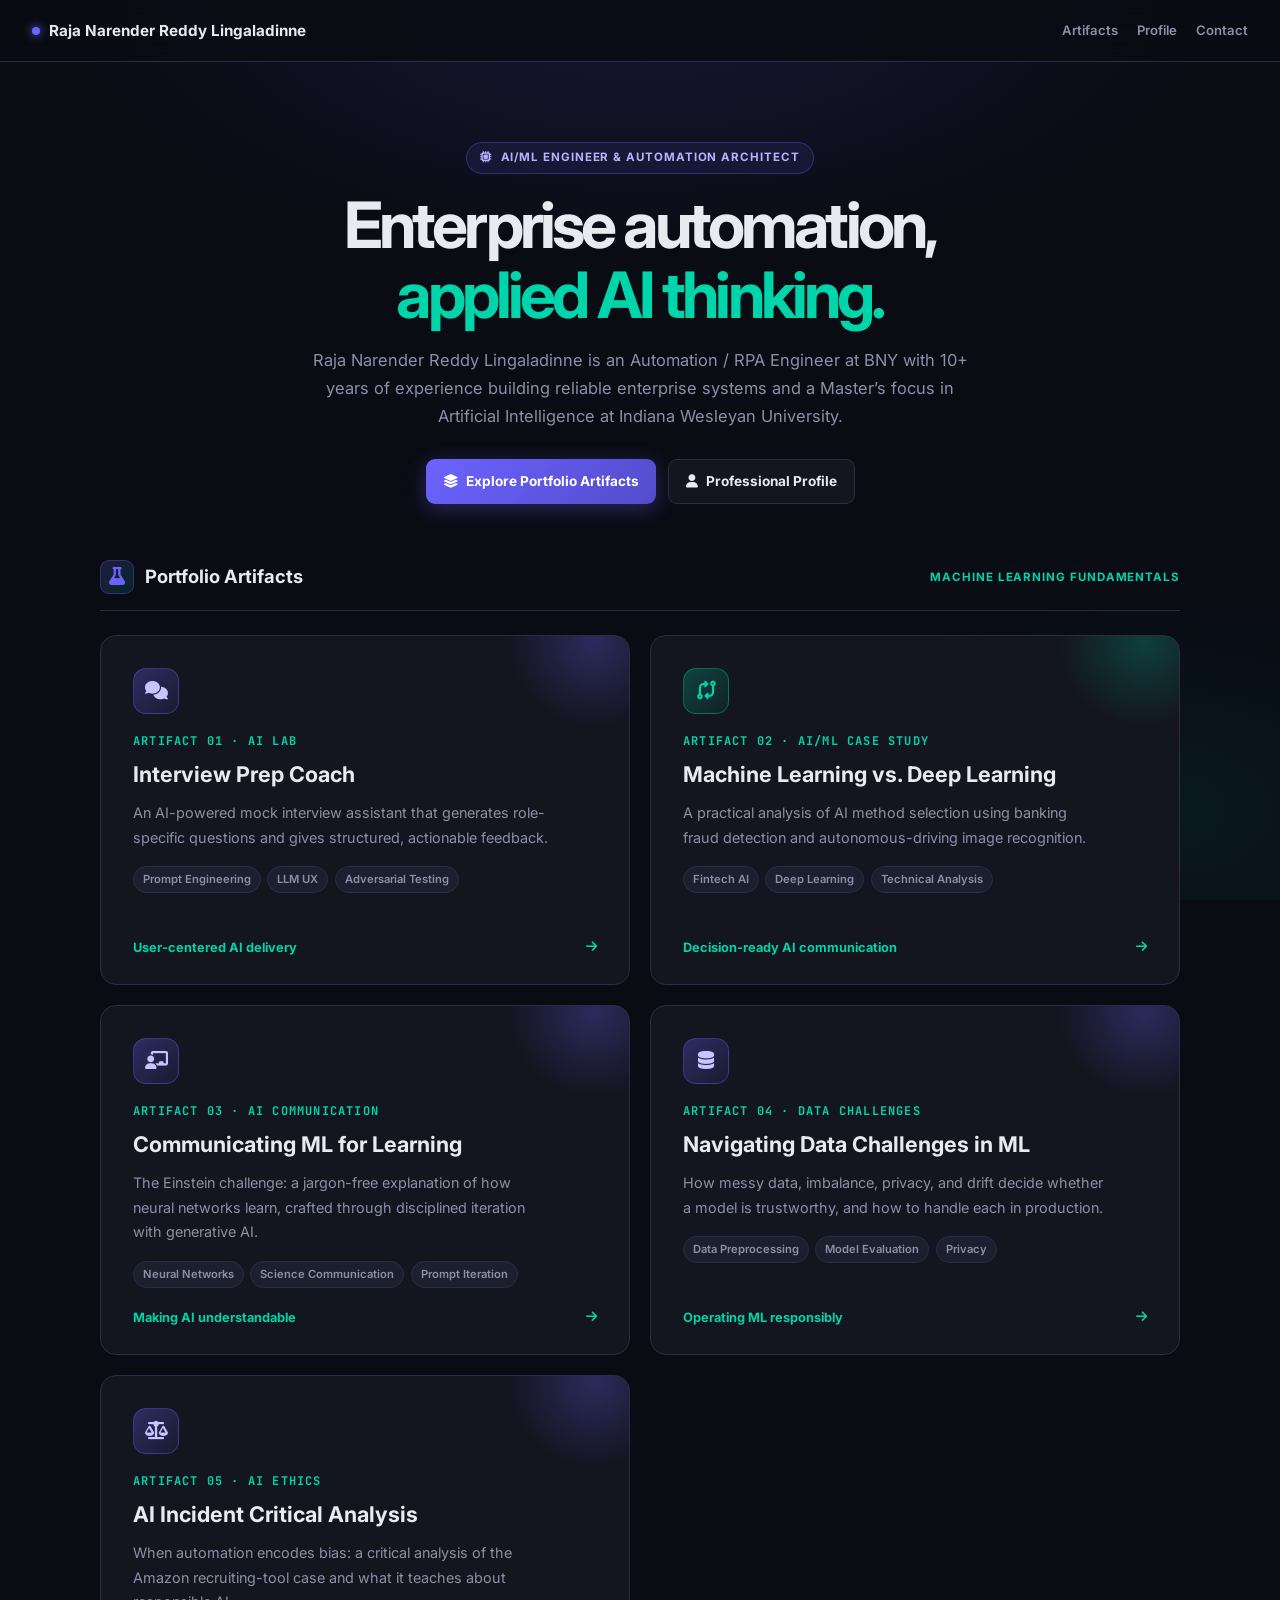
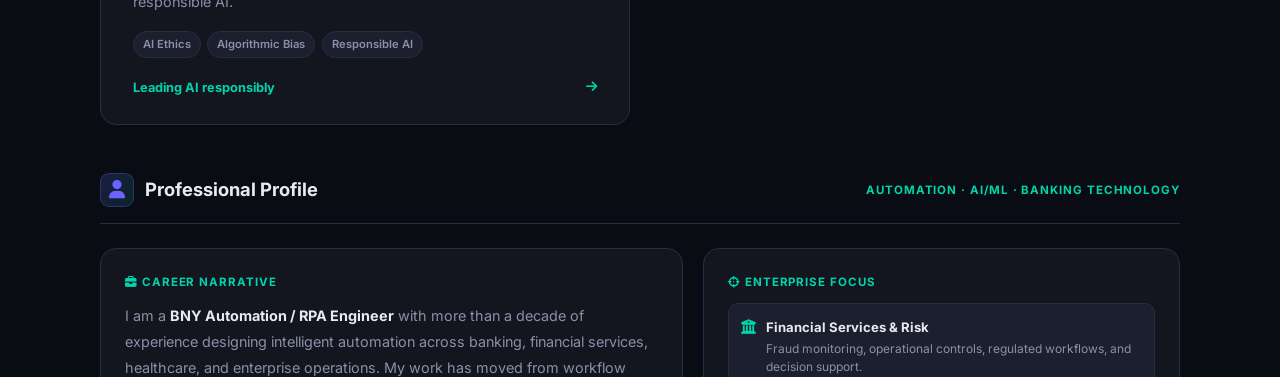
<file: index.html>
<!DOCTYPE html>
<html lang="en">
<head>
  <meta charset="UTF-8" />
  <meta name="viewport" content="width=device-width, initial-scale=1.0" />
  <title>Raja Narender Reddy Lingaladinne | AI/ML Portfolio</title>
  <link href="https://fonts.googleapis.com/css2?family=Inter:wght@300;400;500;600;700;800&family=JetBrains+Mono:wght@400;500&display=swap" rel="stylesheet" />
  <link href="https://cdnjs.cloudflare.com/ajax/libs/font-awesome/6.5.0/css/all.min.css" rel="stylesheet" />
  <style>
    :root {
      --bg: #0a0c14;
      --surface: #13151f;
      --surface2: #1c1f2e;
      --border: #2a2d45;
      --accent: #6c63ff;
      --accent2: #00d4aa;
      --accent3: #ff6584;
      --text: #e8eaf0;
      --text-muted: #8b90a8;
      --text-dim: #555a75;
      --green: #22c55e;
      --yellow: #eab308;
      --radius: 14px;
    }

    * { margin: 0; padding: 0; box-sizing: border-box; }

    body {
      font-family: 'Inter', sans-serif;
      background: var(--bg);
      color: var(--text);
      line-height: 1.7;
      font-size: 15px;
    }

    /* ANIMATED BG */
    body::before {
      content: '';
      position: fixed;
      inset: 0;
      background:
        radial-gradient(ellipse 70% 45% at 50% 0%, rgba(108,99,255,0.14) 0%, transparent 65%),
        radial-gradient(ellipse 50% 40% at 90% 90%, rgba(0,212,170,0.08) 0%, transparent 60%);
      pointer-events: none;
      z-index: 0;
    }
    nav, .hero, .container, footer { position: relative; z-index: 1; }

    /* NAV */
    nav {
      position: sticky;
      top: 0;
      z-index: 100;
      background: rgba(10, 12, 20, 0.92);
      backdrop-filter: blur(16px);
      border-bottom: 1px solid var(--border);
      padding: 0 2rem;
      display: flex;
      align-items: center;
      justify-content: space-between;
      height: 60px;
    }
    .nav-logo {
      display: flex;
      align-items: center;
      gap: 0.6rem;
      font-weight: 700;
      font-size: 0.95rem;
      color: var(--text);
      letter-spacing: -0.3px;
    }
    .nav-logo-dot {
      width: 8px; height: 8px;
      background: var(--accent);
      border-radius: 50%;
      box-shadow: 0 0 8px var(--accent);
      animation: pulse-dot 2.5s infinite;
    }
    @keyframes pulse-dot {
      0%,100% { opacity:1; transform:scale(1); }
      50% { opacity:0.4; transform:scale(0.7); }
    }
    .nav-links { display: flex; gap: 1.6rem; }
    .nav-links a {
      color: var(--text-muted);
      text-decoration: none;
      font-size: 0.85rem;
      font-weight: 500;
      transition: color 0.2s;
      display: flex;
      align-items: center;
      gap: 0.35rem;
    }
    .nav-links a:hover { color: var(--accent2); }

    /* HERO */
    .hero {
      max-width: 900px;
      margin: 0 auto;
      padding: 80px 2rem 60px;
      text-align: center;
    }
    .hero-avatar {
      width: 96px;
      height: 96px;
      border-radius: 50%;
      background: linear-gradient(135deg, var(--accent), var(--accent2));
      display: flex;
      align-items: center;
      justify-content: center;
      font-size: 2rem;
      font-weight: 800;
      color: #fff;
      margin: 0 auto 1.5rem;
      box-shadow: 0 0 0 4px rgba(108,99,255,0.2), 0 0 30px rgba(108,99,255,0.25);
      letter-spacing: -1px;
    }
    .hero h1 {
      font-size: clamp(2rem, 5vw, 3.2rem);
      font-weight: 800;
      line-height: 1.15;
      letter-spacing: -0.8px;
      margin-bottom: 1rem;
    }
    .hero h1 span { color: var(--accent); }
    .hero-role {
      display: inline-flex;
      align-items: center;
      gap: 0.5rem;
      background: rgba(108,99,255,0.1);
      border: 1px solid rgba(108,99,255,0.3);
      color: var(--accent);
      font-size: 0.78rem;
      font-weight: 600;
      letter-spacing: 0.1em;
      text-transform: uppercase;
      padding: 5px 14px;
      border-radius: 999px;
      margin-bottom: 1.2rem;
    }
    .hero p {
      color: var(--text-muted);
      font-size: 1.05rem;
      max-width: 600px;
      margin: 0 auto 2rem;
      line-height: 1.75;
    }
    /* STATS BAR */
    .stats-bar {
      display: flex;
      justify-content: center;
      max-width: 560px;
      margin: 0 auto 2.2rem;
      border: 1px solid var(--border);
      border-radius: var(--radius);
      overflow: hidden;
      background: var(--surface);
    }
    .stat-item {
      flex: 1;
      padding: 0.9rem 0.5rem;
      text-align: center;
      border-right: 1px solid var(--border);
    }
    .stat-item:last-child { border-right: none; }
    .stat-num {
      font-size: 1.4rem;
      font-weight: 800;
      color: var(--accent2);
      line-height: 1;
      margin-bottom: 0.2rem;
    }
    .stat-label { font-size: 0.68rem; color: var(--text-dim); text-transform: uppercase; letter-spacing: 0.08em; }
    .hero-tags {
      display: flex;
      flex-wrap: wrap;
      justify-content: center;
      gap: 0.5rem;
      margin-bottom: 2.2rem;
    }
    .tag {
      background: rgba(108,99,255,0.08);
      border: 1px solid rgba(108,99,255,0.25);
      color: var(--text-muted);
      font-size: 0.77rem;
      font-weight: 500;
      padding: 5px 13px;
      border-radius: 999px;
      transition: border-color 0.2s, color 0.2s;
    }
    .tag:hover { border-color: var(--accent); color: var(--text); }
    .hero-actions { display: flex; gap: 1rem; justify-content: center; flex-wrap: wrap; }
    .btn {
      display: inline-flex;
      align-items: center;
      gap: 0.5rem;
      padding: 10px 22px;
      border-radius: 8px;
      font-size: 0.9rem;
      font-weight: 600;
      text-decoration: none;
      transition: all 0.2s;
      cursor: pointer;
      border: none;
    }
    .btn-primary {
      background: linear-gradient(135deg, var(--accent), #5a52e0);
      color: #fff;
      box-shadow: 0 4px 18px rgba(108,99,255,0.35);
    }
    .btn-primary:hover { transform: translateY(-2px); box-shadow: 0 6px 24px rgba(108,99,255,0.45); }
    .btn-outline {
      background: transparent;
      border: 1px solid var(--border);
      color: var(--text);
    }
    .btn-outline:hover { border-color: var(--accent2); color: var(--accent2); }

    /* MAIN LAYOUT */
    .container { max-width: 900px; margin: 0 auto; padding: 0 2rem 80px; }

    /* SECTION */
    .section { margin-bottom: 3.5rem; }
    .section-header {
      display: flex;
      align-items: center;
      gap: 0.85rem;
      margin-bottom: 1.5rem;
      padding-bottom: 0.85rem;
      border-bottom: 1px solid var(--border);
    }
    .section-icon {
      width: 34px; height: 34px;
      background: linear-gradient(135deg, rgba(108,99,255,0.2), rgba(0,212,170,0.12));
      border: 1px solid rgba(108,99,255,0.3);
      border-radius: 9px;
      display: flex; align-items: center; justify-content: center;
      font-size: 1rem;
    }
    .section-header h2 {
      font-size: 1.1rem;
      font-weight: 700;
      letter-spacing: -0.2px;
    }
    .section-header h2 i {
      color: var(--accent);
      margin-right: 0.4rem;
      font-size: 0.95rem;
    }
    .section-meta {
      margin-left: auto;
      font-size: 0.78rem;
      color: var(--text-dim);
      font-family: 'JetBrains Mono', monospace;
    }

    /* SECTION DIVIDER */
    .section-divider {
      height: 1px;
      background: linear-gradient(90deg, transparent, var(--border), transparent);
      margin: 0 0 3.5rem;
    }

    /* CARD */
    .card {
      background: var(--surface);
      border: 1px solid var(--border);
      border-radius: var(--radius);
      padding: 1.5rem;
      margin-bottom: 1rem;
      transition: border-color 0.2s, box-shadow 0.2s;
    }
    .card:hover { border-color: rgba(108,99,255,0.3); box-shadow: 0 4px 20px rgba(108,99,255,0.06); }
    .card:last-child { margin-bottom: 0; }

    /* PROJECT CARD */
    .project-card {
      background: var(--surface);
      border: 1px solid rgba(108,99,255,0.35);
      border-radius: var(--radius);
      overflow: hidden;
      box-shadow: 0 0 40px rgba(108,99,255,0.07);
    }
    .project-header {
      padding: 1.5rem 1.5rem 1rem;
      border-bottom: 1px solid var(--border);
    }
    .project-title-row {
      display: flex;
      align-items: flex-start;
      justify-content: space-between;
      gap: 1rem;
      margin-bottom: 0.5rem;
    }
    .project-title {
      font-size: 1.25rem;
      font-weight: 700;
      color: var(--text);
    }
    .project-live-btn {
      display: inline-flex;
      align-items: center;
      gap: 0.4rem;
      background: rgba(0, 212, 170, 0.1);
      border: 1px solid rgba(0, 212, 170, 0.3);
      color: var(--accent2);
      font-size: 0.78rem;
      font-weight: 600;
      padding: 5px 12px;
      border-radius: 999px;
      text-decoration: none;
      white-space: nowrap;
      transition: all 0.2s;
    }
    .project-live-btn:hover { background: rgba(0, 212, 170, 0.2); }
    .live-dot {
      width: 7px; height: 7px;
      background: var(--accent2);
      border-radius: 50%;
      animation: pulse 2s infinite;
    }
    @keyframes pulse {
      0%, 100% { opacity: 1; }
      50% { opacity: 0.3; }
    }
    .project-subtitle {
      color: var(--text-muted);
      font-size: 0.88rem;
      margin-bottom: 0.8rem;
    }
    .project-tags { display: flex; flex-wrap: wrap; gap: 0.4rem; }
    .project-body { padding: 1.5rem; }

    /* SUBSECTION */
    .subsection { margin-bottom: 1.6rem; }
    .subsection:last-child { margin-bottom: 0; }
    .subsection-title {
      font-size: 0.78rem;
      font-weight: 700;
      text-transform: uppercase;
      letter-spacing: 0.1em;
      color: var(--accent);
      margin-bottom: 0.6rem;
    }
    .subsection p { color: var(--text-muted); font-size: 0.92rem; }

    /* TABLE */
    .tech-table {
      width: 100%;
      border-collapse: collapse;
      font-size: 0.88rem;
      margin-top: 0.5rem;
    }
    .tech-table th {
      text-align: left;
      color: var(--text-dim);
      font-size: 0.75rem;
      font-weight: 600;
      text-transform: uppercase;
      letter-spacing: 0.08em;
      padding: 0.5rem 0.75rem;
      border-bottom: 1px solid var(--border);
    }
    .tech-table td {
      padding: 0.6rem 0.75rem;
      border-bottom: 1px solid rgba(46, 50, 80, 0.5);
      color: var(--text-muted);
      vertical-align: top;
    }
    .tech-table td:first-child {
      font-family: 'JetBrains Mono', monospace;
      font-size: 0.82rem;
      color: var(--accent2);
      white-space: nowrap;
    }
    .tech-table tr:last-child td { border-bottom: none; }

    /* SCENARIO GRID */
    .scenario-grid {
      display: grid;
      grid-template-columns: repeat(auto-fill, minmax(240px, 1fr));
      gap: 0.75rem;
      margin-top: 0.5rem;
    }
    .scenario-item {
      background: var(--surface2);
      border: 1px solid var(--border);
      border-radius: 8px;
      padding: 0.75rem 1rem;
      display: flex;
      gap: 0.6rem;
      align-items: flex-start;
    }
    .scenario-badge {
      font-size: 0.7rem;
      font-weight: 700;
      padding: 2px 8px;
      border-radius: 999px;
      white-space: nowrap;
      margin-top: 2px;
    }
    .pass { background: rgba(34, 197, 94, 0.15); color: var(--green); border: 1px solid rgba(34, 197, 94, 0.3); }
    .partial { background: rgba(234, 179, 8, 0.15); color: var(--yellow); border: 1px solid rgba(234, 179, 8, 0.3); }
    .scenario-text { font-size: 0.82rem; color: var(--text-muted); line-height: 1.4; }
    .scenario-text strong { color: var(--text); font-size: 0.8rem; }

    /* SCORE BANNER */
    .score-banner {
      display: flex;
      align-items: center;
      justify-content: space-between;
      background: linear-gradient(135deg, rgba(108,99,255,0.1), rgba(0,212,170,0.08));
      border: 1px solid var(--border);
      border-radius: 10px;
      padding: 1rem 1.5rem;
      margin-bottom: 1rem;
      flex-wrap: wrap;
      gap: 1rem;
    }
    .score-stat { text-align: center; }
    .score-stat .num {
      font-size: 1.8rem;
      font-weight: 700;
      color: var(--accent2);
      line-height: 1;
    }
    .score-stat .label { font-size: 0.72rem; color: var(--text-dim); text-transform: uppercase; letter-spacing: 0.08em; }

    /* INSIGHT BLOCK */
    .insight {
      border-left: 3px solid var(--accent);
      padding: 1rem 1.25rem;
      background: rgba(108, 99, 255, 0.06);
      border-radius: 0 8px 8px 0;
      margin: 1rem 0;
    }
    .insight p {
      font-style: italic;
      color: var(--text);
      font-size: 0.92rem;
    }

    /* TIMELINE */
    .timeline-item {
      display: flex;
      gap: 1rem;
      padding: 1rem 0;
      border-bottom: 1px solid var(--border);
    }
    .timeline-item:last-child { border-bottom: none; }
    .timeline-year {
      font-family: 'JetBrains Mono', monospace;
      font-size: 0.82rem;
      color: var(--accent);
      font-weight: 600;
      min-width: 60px;
      padding-top: 2px;
    }
    .timeline-content strong { color: var(--text); font-size: 0.9rem; }
    .timeline-content p { color: var(--text-muted); font-size: 0.85rem; margin-top: 2px; }

    /* SKILLS */
    .skills-grid {
      display: grid;
      grid-template-columns: repeat(auto-fill, minmax(185px, 1fr));
      gap: 0.8rem;
    }
    .skill-item {
      background: var(--surface);
      border: 1px solid var(--border);
      border-radius: 10px;
      padding: 0.9rem 1rem;
      transition: border-color 0.2s, transform 0.2s;
    }
    .skill-item:hover { border-color: rgba(108,99,255,0.4); transform: translateY(-2px); }
    .skill-item .skill-icon { font-size: 1.3rem; margin-bottom: 0.5rem; }
    .skill-item .skill-name { font-size: 0.84rem; font-weight: 600; color: var(--text); }
    .skill-item .skill-cat { font-size: 0.7rem; color: var(--text-dim); margin-bottom: 0.45rem; text-transform: uppercase; letter-spacing: 0.05em; }
    .skill-bar-bg { height: 3px; background: var(--border); border-radius: 999px; overflow: hidden; margin-top: 0.5rem; }
    .skill-bar-fill { height: 100%; border-radius: 999px; background: linear-gradient(90deg, var(--accent), var(--accent2)); }

    /* CASE STUDY */
    .case-study-grid {
      display: grid;
      grid-template-columns: repeat(2, minmax(0, 1fr));
      gap: 1rem;
    }
    .case-lens {
      background: var(--surface2);
      border: 1px solid var(--border);
      border-radius: 10px;
      padding: 1.2rem;
    }
    .case-lens.deep-learning { border-color: rgba(0, 212, 170, 0.35); }
    .case-lens-title {
      display: flex;
      align-items: center;
      gap: 0.55rem;
      color: var(--text);
      font-size: 0.95rem;
      font-weight: 700;
      margin-bottom: 0.6rem;
    }
    .case-lens-title i { color: var(--accent2); }
    .case-lens p { color: var(--text-muted); font-size: 0.86rem; line-height: 1.7; }
    .case-points { list-style: none; margin-top: 0.8rem; }
    .case-points li {
      color: var(--text-muted);
      font-size: 0.83rem;
      line-height: 1.55;
      padding: 0.32rem 0 0.32rem 1rem;
      position: relative;
    }
    .case-points li::before { content: '•'; color: var(--accent2); position: absolute; left: 0; }
    .comparison-table td:nth-child(2) { color: var(--text); font-weight: 600; }

    /* FUTURE WORK */
    .future-list { list-style: none; }
    .future-list li {
      display: flex;
      gap: 0.75rem;
      padding: 0.6rem 0;
      border-bottom: 1px solid var(--border);
      color: var(--text-muted);
      font-size: 0.9rem;
    }
    .future-list li:last-child { border-bottom: none; }
    .future-list li::before {
      content: '→';
      color: var(--accent);
      font-weight: 700;
      flex-shrink: 0;
    }

    /* FOOTER */
    footer {
      border-top: 1px solid var(--border);
      padding: 2rem;
      text-align: center;
      color: var(--text-dim);
      font-size: 0.82rem;
      background: linear-gradient(0deg, rgba(108,99,255,0.04), transparent);
    }
    footer a { color: var(--accent2); text-decoration: none; }
    footer a:hover { color: var(--accent); }

    /* RESPONSIVE */
    @media (max-width: 600px) {
      .project-title-row { flex-direction: column; }
      .score-banner { flex-direction: column; align-items: flex-start; }
      .case-study-grid { grid-template-columns: 1fr; }
      .tech-table { display: block; overflow-x: auto; }
      .nav-links { display: none; }
    }
  </style>
  <meta http-equiv="refresh" content="0; url=home.html" />
</head>
<body>

<!-- NAV -->
<nav>
  <div class="nav-logo"><span class="nav-logo-dot"></span> Raja N. Lingaladinne</div>
  <div class="nav-links">
    <a href="#artifact"><i class="fa-solid fa-robot"></i> Artifact 1</a>
    <a href="#artifact-2"><i class="fa-solid fa-code-compare"></i> Artifact 2</a>
    <a href="#artifact-5"><i class="fa-solid fa-scale-balanced"></i> Artifact 5</a>
    <a href="#skills"><i class="fa-solid fa-bolt"></i> Skills</a>
    <a href="#about"><i class="fa-solid fa-user"></i> About</a>
    <a href="#contact"><i class="fa-solid fa-envelope"></i> Contact</a>
  </div>
</nav>

<!-- HERO -->
<div class="hero">
  <div class="hero-avatar">RL</div>
  <div class="hero-role"><i class="fa-solid fa-microchip"></i> AI/ML Engineer &amp; Automation Architect</div>
  <h1>Building Intelligent Systems<br /><span>At the Intersection of AI &amp; Automation</span></h1>
  <p>
    10+ years architecting enterprise AI solutions, from large-scale automation platforms
    to machine learning pipelines, LLM applications, and production AI systems.
  </p>
  <div class="hero-tags">
    <span class="tag">Machine Learning · Python · Scikit-learn</span>
    <span class="tag">LLM · Prompt Engineering · GPT-4o</span>
    <span class="tag">Azure AI · Cognitive Services · NLP</span>
    <span class="tag">Anomaly Detection (XGBoost, Isolation Forests) · Predictive Analytics</span>
    <span class="tag">Enterprise Automation · Blue Prism · UiPath</span>
    <span class="tag">Azure AI-900 · Blue Prism AD01 · UiPath Certified</span>
  </div>
  <div class="hero-actions">
    <a href="#artifact" class="btn btn-primary"><i class="fa-solid fa-flask"></i> View AI Lab Project</a>
    <a href="https://www.chatbase.co/B_hX8l5FC4GH_uthtMgUL/help" target="_blank" class="btn btn-outline"><i class="fa-solid fa-arrow-up-right-from-square"></i> Live Demo</a>
  </div>
  <div class="stats-bar" style="margin-top:2.2rem;">
    <div class="stat-item"><div class="stat-num">10+</div><div class="stat-label">Years Exp.</div></div>
    <div class="stat-item"><div class="stat-num">5</div><div class="stat-label">Certs</div></div>
    <div class="stat-item"><div class="stat-num">3</div><div class="stat-label">AI Platforms</div></div>
    <div class="stat-item"><div class="stat-num">M.S.</div><div class="stat-label">Comp. Sci.</div></div>
  </div>
</div>

<!-- MAIN -->
<div class="container">
  <div class="section-divider"></div>

  <!-- ── ARTIFACT 1 ── -->
  <div class="section" id="artifact">
    <div class="section-header">
      <div class="section-icon"><i class="fa-solid fa-robot" style="color:var(--accent);"></i></div>
      <h2>AI Lab Project</h2>
      <span style="margin-left:auto; background:rgba(108,99,255,0.12); border:1px solid rgba(108,99,255,0.35); color:var(--accent); font-size:0.72rem; font-weight:700; letter-spacing:0.08em; text-transform:uppercase; padding:3px 12px; border-radius:999px;">Artifact 1</span>
    </div>

    <div class="project-card">
      <div class="project-header">
        <div class="project-title-row">
          <div class="project-title">Interview Prep Coach</div>
          <a href="https://www.chatbase.co/B_hX8l5FC4GH_uthtMgUL/help" target="_blank" class="project-live-btn">
            <span class="live-dot"></span> Live Bot
          </a>
        </div>
        <div class="project-subtitle">
          AI-Powered Mock Interview Chatbot · Machine Learning Fundamentals · Summer 2026
        </div>
        <div class="project-tags">
          <span class="tag">Chatbase</span>
          <span class="tag">GPT-4o-mini</span>
          <span class="tag">Prompt Engineering</span>
          <span class="tag">Design Thinking</span>
          <span class="tag">Adversarial Testing</span>
          <span class="tag">No-Code AI</span>
        </div>
      </div>

      <div class="project-body">

        <!-- PROBLEM -->
        <div class="subsection">
          <div class="subsection-title">Problem Statement</div>
          <p>
            Preparing for AI/ML and software engineering interviews is disorganized, expensive, and feedback-free.
            Generic prep books aren't role-specific. Coaching is unaffordable for most students.
            Solo practice produces no feedback loop. You answer into the void.
            Every member of my cohort is on the job market, making this problem both personal and universal.
          </p>
        </div>

        <!-- SOLUTION -->
        <div class="subsection">
          <div class="subsection-title">Solution</div>
          <p>
            A no-code AI chatbot that does two things: (1) generates five role-specific interview questions
            given a job title, company type, and experience level, and (2) evaluates the user's answers
            in four parts: <em>what worked, what's missing, what to add, and a stronger version to compare against</em>.
            It won't hand you a script to memorize because memorized answers fail in real interviews.
          </p>
        </div>

        <!-- TOOLS & METHODS -->
        <div class="subsection">
          <div class="subsection-title">Tools &amp; Methods</div>
          <table class="tech-table">
            <thead>
              <tr>
                <th>Layer</th>
                <th>Choice</th>
                <th>Reason</th>
              </tr>
            </thead>
            <tbody>
              <tr>
                <td>Platform</td>
                <td>Chatbase (free tier)</td>
                <td>Rapid deployment, GPT-4o-mini backend, zero infrastructure overhead</td>
              </tr>
              <tr>
                <td>Model</td>
                <td>GPT-4o-mini</td>
                <td>Sufficient capability for structured prompt-following; cost-efficient</td>
              </tr>
              <tr>
                <td>Design Framework</td>
                <td>IDEO Design Thinking (5 stages)</td>
                <td>Structured problem definition before building</td>
              </tr>
              <tr>
                <td>Core Artifact</td>
                <td>350-word system prompt</td>
                <td>Primary engineering lever in a no-code environment</td>
              </tr>
              <tr>
                <td>Testing</td>
                <td>15 adversarial scenarios</td>
                <td>Edge cases, off-topic deflection, contradictory and emotional inputs</td>
              </tr>
            </tbody>
          </table>
        </div>

        <!-- MY ROLE -->
        <div class="subsection">
          <div class="subsection-title">My Role</div>
          <p>
            Solo designer and builder of the entire system (part of Group 2 for ideation and testing).
            I wrote and iterated the full system prompt, the primary engineering artifact.
            I ran all 15 test scenarios, documented every result, and executed a deliberate
            mid-project <strong style="color:var(--text)">pivot</strong>: an earlier concept (Menu Match) was abandoned after
            identifying it crossed into restricted medical advice territory, a conscious risk management decision.
          </p>
        </div>

        <!-- DESIGN DECISIONS -->
        <div class="subsection">
          <div class="subsection-title">Architecture &amp; Design Decisions</div>
          <div class="card" style="margin-bottom:0.75rem">
            <strong style="color:var(--accent2); font-size:0.85rem;">Input Contract</strong>
            <p style="color:var(--text-muted); font-size:0.88rem; margin-top:0.3rem;">
              The bot requires three intake fields before generating anything: role, company type, and years of experience.
              This prevents hallucinated generic output and forces the user to give the model the context it needs.
            </p>
          </div>
          <div class="card" style="margin-bottom:0.75rem">
            <strong style="color:var(--accent2); font-size:0.85rem;">Output Schema</strong>
            <p style="color:var(--text-muted); font-size:0.88rem; margin-top:0.3rem;">
              Every question set follows a fixed 5-question structure: warm-up → 2 technical → behavioral → curveball,
              each with a one-line hint on what interviewers are actually listening for.
            </p>
          </div>
          <div class="card" style="margin-bottom:0.75rem">
            <strong style="color:var(--accent2); font-size:0.85rem;">Feedback Schema</strong>
            <p style="color:var(--text-muted); font-size:0.88rem; margin-top:0.3rem;">
              Answer evaluation is broken into four parts: what worked · what's missing · what to add · a stronger version.
              Deliberately avoids scripted answers. Memorized responses fail in real interviews.
            </p>
          </div>
          <div class="card">
            <strong style="color:var(--accent2); font-size:0.85rem;">Constraint Design</strong>
            <p style="color:var(--text-muted); font-size:0.88rem; margin-top:0.3rem;">
              The system prompt hard-blocks salary negotiation numbers, resume writing, travel/booking, and medical advice, all routes that would break the product's value proposition or violate platform guidelines.
            </p>
          </div>
        </div>

        <!-- TEST RESULTS -->
        <div class="subsection">
          <div class="subsection-title">Test Results</div>
          <div class="score-banner">
            <div class="score-stat">
              <div class="num">15</div>
              <div class="label">Total Scenarios</div>
            </div>
            <div class="score-stat">
              <div class="num" style="color:var(--green)">14</div>
              <div class="label">Full Pass</div>
            </div>
            <div class="score-stat">
              <div class="num" style="color:var(--yellow)">1</div>
              <div class="label">Partial Pass</div>
            </div>
            <div class="score-stat">
              <div class="num" style="color:var(--accent)">93%</div>
              <div class="label">Pass Rate</div>
            </div>
          </div>
          <div class="scenario-grid">
            <div class="scenario-item">
              <span class="scenario-badge pass">PASS</span>
              <div class="scenario-text"><strong>Behavioral Feedback</strong><br />4-part structured feedback on a weak answer, flagged as strongest feature</div>
            </div>
            <div class="scenario-item">
              <span class="scenario-badge pass">PASS</span>
              <div class="scenario-text"><strong>Anxiety Input</strong><br />Empathetic response + "don't-freeze" plan + pivot to practice questions</div>
            </div>
            <div class="scenario-item">
              <span class="scenario-badge pass">PASS</span>
              <div class="scenario-text"><strong>Contradictory Input</strong><br />Caught "12 yrs exp + junior role" mismatch, asked for clarification</div>
            </div>
            <div class="scenario-item">
              <span class="scenario-badge pass">PASS</span>
              <div class="scenario-text"><strong>Microsoft ML Senior</strong><br />Full multi-round prep: coding, system design, VP-level behavioral</div>
            </div>
            <div class="scenario-item">
              <span class="scenario-badge pass">PASS</span>
              <div class="scenario-text"><strong>Illegal Interview Qs</strong><br />Flagged questions, gave 3 tactful redirect scripts for the user</div>
            </div>
            <div class="scenario-item">
              <span class="scenario-badge pass">PASS</span>
              <div class="scenario-text"><strong>Off-Topic Deflection</strong><br />Cleanly declined non-interview requests every single time</div>
            </div>
            <div class="scenario-item">
              <span class="scenario-badge pass">PASS</span>
              <div class="scenario-text"><strong>Gibberish Input</strong><br />No crash, no hallucination, handled same as vague input</div>
            </div>
            <div class="scenario-item">
              <span class="scenario-badge partial">PARTIAL</span>
              <div class="scenario-text"><strong>Mock Interview Roleplay</strong><br />Asked for intake first vs. starting organically, technically correct, slightly rigid</div>
            </div>
          </div>
        </div>

        <!-- KEY INSIGHT -->
        <div class="subsection">
          <div class="subsection-title">Key Technical Insight</div>
          <div class="insight">
            <p>
              "In a no-code chatbot, the value lives in the system prompt, not the language model.
              GPT-4o-mini didn't care whether it was talking about menus or interviews.
              The prompt decided the behavior. Most of the design work is in the constraints, not the raw generation."
            </p>
          </div>
          <p style="color:var(--text-muted); font-size:0.88rem; margin-top:0.75rem;">
            This is directly applicable to production LLM systems: prompt engineering is a first-class
            engineering discipline, not a workaround. The same principle governs RAG pipelines,
            agent tool-use constraints, and safety guardrails at scale.
          </p>
        </div>

        <!-- WHAT THIS SHOWS -->
        <div class="subsection">
          <div class="subsection-title">What This Shows Professionally</div>
          <div class="skills-grid">
            <div class="skill-item">
              <div class="skill-cat">Delivery</div>
              <div class="skill-name">End-to-End Shipping</div>
              <div class="skill-bar-bg" style="margin-top:0.5rem"><div class="skill-bar-fill" style="width:95%"></div></div>
            </div>
            <div class="skill-item">
              <div class="skill-cat">Engineering</div>
              <div class="skill-name">Prompt Engineering</div>
              <div class="skill-bar-bg" style="margin-top:0.5rem"><div class="skill-bar-fill" style="width:85%"></div></div>
            </div>
            <div class="skill-item">
              <div class="skill-cat">Process</div>
              <div class="skill-name">Design Thinking</div>
              <div class="skill-bar-bg" style="margin-top:0.5rem"><div class="skill-bar-fill" style="width:90%"></div></div>
            </div>
            <div class="skill-item">
              <div class="skill-cat">Quality</div>
              <div class="skill-name">Adversarial Testing</div>
              <div class="skill-bar-bg" style="margin-top:0.5rem"><div class="skill-bar-fill" style="width:88%"></div></div>
            </div>
            <div class="skill-item">
              <div class="skill-cat">Judgment</div>
              <div class="skill-name">Risk Management</div>
              <div class="skill-bar-bg" style="margin-top:0.5rem"><div class="skill-bar-fill" style="width:80%"></div></div>
            </div>
            <div class="skill-item">
              <div class="skill-cat">Breadth</div>
              <div class="skill-name">Full AI Stack</div>
              <div class="skill-bar-bg" style="margin-top:0.5rem"><div class="skill-bar-fill" style="width:85%"></div></div>
            </div>
          </div>
        </div>

        <!-- PERSONAL REFLECTION -->
        <div class="subsection">
          <div class="subsection-title">My Reflection</div>
          <div class="insight" style="border-left-color: var(--accent2);">
            <p style="font-style:normal; color:var(--text-muted); font-size:0.9rem; line-height:1.8;">
              Going into this lab, I assumed the hard part would be the AI: choosing the right model, tuning parameters, dealing with infrastructure.
              What actually surprised me was that <strong style="color:var(--text)">the model barely mattered</strong>. GPT-4o-mini was perfectly capable the moment I gave it a clear, structured prompt.
              The real engineering challenge was <em>constraint design</em>: deciding what the bot should refuse, how to handle ambiguity, and how to make the output format consistent enough to be useful.
              That shift in thinking, from "what can the model do?" to "what should I allow it to do?", is something I did not expect to get from a no-code tool,
              but it maps directly onto how I now think about production LLM systems.
              Abandoning my first idea (Menu Match) mid-project also taught me something: <strong style="color:var(--text)">knowing when to pivot is a skill, not a failure</strong>.
              Catching the medical advice risk early and switching cleanly was better engineering judgment than shipping something broken.
            </p>
          </div>
        </div>

        <!-- FUTURE WORK -->
        <div class="subsection">
          <div class="subsection-title">Future Work</div>
          <ul class="future-list">
            <li>Add dynamic roleplay mode, skip intake for returning users who already provided context</li>
            <li>Fix Scenario 12: allow organic mock interview start without requiring all intake fields upfront</li>
            <li>Polish Chatbase deployment page: welcome text, starter chips, branding, before external share</li>
            <li>Explore RAG integration: feed real job descriptions to generate company-specific questions</li>
          </ul>
        </div>

      </div><!-- /project-body -->
    </div><!-- /project-card -->
  </div><!-- /artifact section -->

  <!-- ── ARTIFACT 2 ── -->
  <div class="section" id="artifact-2">
    <div class="section-header">
      <div class="section-icon"><i class="fa-solid fa-code-compare" style="color:var(--accent2);"></i></div>
      <h2>Machine Learning vs. Deep Learning</h2>
      <span style="margin-left:auto; background:rgba(0,212,170,0.1); border:1px solid rgba(0,212,170,0.35); color:var(--accent2); font-size:0.72rem; font-weight:700; letter-spacing:0.08em; text-transform:uppercase; padding:3px 12px; border-radius:999px;">Artifact 2</span>
    </div>

    <div class="project-card" style="border-color:rgba(0,212,170,0.35);">
      <div class="project-header">
        <div class="project-title-row">
          <div class="project-title">Machine Learning vs. Deep Learning: Real-World Case Study</div>
          <span class="project-live-btn" style="cursor:default;"><span class="live-dot"></span> Case Study</span>
        </div>
        <div class="project-subtitle">
          AI/ML Technical Analysis · Machine Learning Fundamentals · Indiana Wesleyan University · Summer 2026
        </div>
        <div class="project-tags">
          <span class="tag">Supervised Learning</span>
          <span class="tag">Deep Neural Networks</span>
          <span class="tag">Fintech AI</span>
          <span class="tag">Computer Vision</span>
          <span class="tag">Technical Communication</span>
        </div>
      </div>

      <div class="project-body">
        <div class="insight" style="border-left-color:var(--accent2); margin:0;">
          <p style="font-style:normal; color:var(--text-muted);">
            <strong style="color:var(--text);">Artifact summary:</strong> A revised class case study comparing machine learning and deep learning through banking fraud detection and autonomous-driving image recognition. It shows how I evaluate data, risk, interpretability, and operational constraints before selecting an AI approach.
          </p>
        </div>

        <div class="subsection">
          <div class="subsection-title">Project Overview</div>
          <p>
            Adapted from coursework in Machine Learning Fundamentals, this artifact turns a foundational comparison into a practical decision framework for professional audiences. It demonstrates my ability to explain when a conventional machine-learning model is the right business choice, when deep learning is necessary, and how those decisions affect deployment in regulated and high-stakes environments.
          </p>
        </div>

        <div class="subsection">
          <div class="subsection-title">Case Study: Selecting the Right Approach</div>
          <div class="case-study-grid">
            <div class="case-lens">
              <div class="case-lens-title"><i class="fa-solid fa-building-columns"></i> Machine Learning: Banking Fraud Detection</div>
              <p>
                Fraud detection commonly starts with structured transaction data: amount, merchant category, location, device signal, account behavior, and transaction velocity. Tree-based models, logistic regression, and other supervised ML methods can identify suspicious patterns efficiently while retaining useful explanations for investigators and auditors.
              </p>
              <ul class="case-points">
                <li><strong style="color:var(--text);">Why ML fits:</strong> structured, tabular data and fast scoring requirements.</li>
                <li><strong style="color:var(--text);">Business value:</strong> interpretable risk signals support fraud operations, model governance, and customer-impact decisions.</li>
                <li><strong style="color:var(--text);">Why DL is less suitable:</strong> it adds training cost and complexity without a clear advantage when engineered features already capture the relevant patterns.</li>
              </ul>
            </div>
            <div class="case-lens deep-learning">
              <div class="case-lens-title"><i class="fa-solid fa-car-side"></i> Deep Learning: Autonomous-Driving Image Recognition</div>
              <p>
                Autonomous vehicles process high-dimensional visual input, including road markings, pedestrians, traffic signs, vehicles, and changing weather or lighting. Convolutional neural networks and related deep-learning architectures learn features directly from raw images at a scale that hand-crafted rules or simple tabular models cannot match.
              </p>
              <ul class="case-points">
                <li><strong style="color:var(--text);">Why DL fits:</strong> raw visual data contains complex spatial patterns and millions of input values per frame.</li>
                <li><strong style="color:var(--text);">Business value:</strong> learned visual representations improve perception across varied, real-world driving conditions.</li>
                <li><strong style="color:var(--text);">Why simple ML is less suitable:</strong> manual feature engineering cannot reliably capture the depth, context, and variation of visual scenes.</li>
              </ul>
            </div>
          </div>
        </div>

        <div class="subsection">
          <div class="subsection-title">Decision Framework</div>
          <table class="tech-table comparison-table">
            <thead>
              <tr><th>Decision Factor</th><th>Machine Learning</th><th>Deep Learning</th></tr>
            </thead>
            <tbody>
              <tr><td>Best-fit data</td><td>Structured, labeled transaction and operational data</td><td>Unstructured, high-dimensional data such as images, audio, and video</td></tr>
              <tr><td>Feature work</td><td>Domain-informed feature engineering is valuable</td><td>Models learn layered features directly from raw input</td></tr>
              <tr><td>Interpretability</td><td>Often easier to explain, validate, and govern</td><td>More complex; requires additional explainability and monitoring controls</td></tr>
              <tr><td>Operational trade-off</td><td>Efficient training and low-latency inference for business workflows</td><td>Higher data, compute, and model-operations requirements</td></tr>
              <tr><td>Example decision</td><td>Fraud-risk scoring for transaction review</td><td>Object detection and scene understanding for autonomous driving</td></tr>
            </tbody>
          </table>
        </div>

        <div class="subsection">
          <div class="subsection-title">Skills Demonstrated</div>
          <div class="skills-grid">
            <div class="skill-item"><div class="skill-icon">📈</div><div class="skill-cat">Foundation</div><div class="skill-name">Machine Learning Fundamentals</div></div>
            <div class="skill-item"><div class="skill-icon">🧠</div><div class="skill-cat">Foundation</div><div class="skill-name">Deep Learning Concepts</div></div>
            <div class="skill-item"><div class="skill-icon">🔎</div><div class="skill-cat">Analysis</div><div class="skill-name">Case Study Analysis</div></div>
            <div class="skill-item"><div class="skill-icon">✍️</div><div class="skill-cat">Communication</div><div class="skill-name">Technical Communication</div></div>
            <div class="skill-item"><div class="skill-icon">🏦</div><div class="skill-cat">Application</div><div class="skill-name">AI/ML in Real-World Domains</div></div>
            <div class="skill-item"><div class="skill-icon">🔄</div><div class="skill-cat">Strategy</div><div class="skill-name">Business Problem Translation</div></div>
          </div>
        </div>

        <div class="subsection">
          <div class="subsection-title">Why This Artifact Matters</div>
          <p>
            Artifact 1, the Interview Prep Coach, demonstrates user-focused problem solving, prompt design, and structured guidance. Artifact 2 complements it by showing a different capability: the ability to analyze AI methods, connect technical trade-offs to business context, and communicate those choices clearly to mixed technical and leadership audiences.
          </p>
        </div>

        <div class="subsection">
          <div class="subsection-title">Audience Customization</div>
          <p>
            This case study is tailored for fintech and technology audiences where AI decisions must balance measurable value with governance, interpretability, and operational reliability. For hiring managers, internal leaders, and technical recruiters, it demonstrates that I can translate AI/ML concepts into decision-ready language grounded in the realities of banking technology and enterprise automation.
          </p>
        </div>
      </div><!-- /project-body -->
    </div><!-- /project-card -->
  </div><!-- /artifact-2 section -->

  <!-- ── ARTIFACT 5 ── -->
  <div class="section" id="artifact-5">
    <div class="section-header">
      <div class="section-icon"><i class="fa-solid fa-scale-balanced" style="color:var(--accent);"></i></div>
      <h2>AI Incident Critical Analysis</h2>
      <span style="margin-left:auto; background:rgba(108,99,255,0.12); border:1px solid rgba(108,99,255,0.35); color:var(--accent); font-size:0.72rem; font-weight:700; letter-spacing:0.08em; text-transform:uppercase; padding:3px 12px; border-radius:999px;">Artifact 5</span>
    </div>

    <div class="project-card" style="border-color:rgba(108,99,255,0.35);">
      <div class="project-header">
        <div class="project-title-row">
          <div class="project-title">When Automation Encodes Bias: The Amazon Recruiting-Tool Case</div>
          <span class="project-live-btn" style="cursor:default;"><span class="live-dot"></span> Critical Analysis</span>
        </div>
        <div class="project-subtitle">
          AI Ethics & Governance · Machine Learning Fundamentals · Indiana Wesleyan University · Summer 2026
        </div>
        <div class="project-tags">
          <span class="tag">AI Ethics</span>
          <span class="tag">Algorithmic Bias</span>
          <span class="tag">Responsible AI</span>
          <span class="tag">Governance</span>
          <span class="tag">Fintech Risk</span>
        </div>
      </div>

      <div class="project-body">
        <div class="insight" style="border-left-color:var(--accent); margin:0;">
          <p style="font-style:normal; color:var(--text-muted);">
            <strong style="color:var(--text);">Artifact summary:</strong> A critical analysis of a real, documented AI failure, the Amazon experimental recruiting tool that taught itself to penalize female candidates. It shows how I reason about ethical and governance risk in deployed machine learning, not just how I build it.
          </p>
        </div>

        <div class="subsection">
          <div class="subsection-title">Introduction</div>
          <p>
            This artifact analyzes a significant AI incident and demonstrates the critical-thinking and ethical judgment that separate a mature AI/ML leader from a pure technologist. It speaks directly to the risk and compliance audience this portfolio targets.
          </p>
        </div>

        <div class="subsection">
          <div class="subsection-title">Description</div>
          <p>
            A written critical analysis of Amazon's experimental AI recruiting tool, developed from 2014 to 2018, which learned to downgrade female candidates because it was trained on roughly a decade of male-dominated resumes. The piece identifies three ethical issues, explains the reasoning behind each, and proposes a mitigation strategy.
          </p>
        </div>

        <div class="subsection">
          <div class="subsection-title">Objective</div>
          <p>
            Identify and critically analyze three ethical issues in a significant AI incident, then reflect on how my own thinking evolved and how that will shape my future approach to AI development.
          </p>
        </div>

        <div class="subsection">
          <div class="subsection-title">Process</div>
          <p>
            I selected the case from the AI Incident Database, summarized the key facts from primary reporting, then worked through three ethical lenses: algorithmic amplification of historical bias, opaque decision-making, and weak governance. For each I recorded why I chose it, my analytical thought process, and a concrete mitigation. I closed with a reflection on a changed assumption, that more data automatically means fairer outcomes.
          </p>
        </div>

        <div class="subsection">
          <div class="subsection-title">Tools and Tech Used</div>
          <p>
            Critical-analysis and algorithmic-bias frameworks, fairness-audit and explainability concepts, and source validation against Reuters, BBC, the ACLU, and the AI Incident Database. No model was built; the competency demonstrated is ethical reasoning over deployed machine learning.
          </p>
        </div>

        <div class="subsection">
          <div class="subsection-title">Value Proposition</div>
          <div class="case-study-grid">
            <div class="case-lens">
              <div class="case-lens-title"><i class="fa-solid fa-gem"></i> Unique Value</div>
              <p>
                Most automation portfolios show what was built. This artifact shows the judgment behind responsible deployment: how to spot bias that hides inside historical data, why opacity is its own failure, and why governance must precede scale. That blend of build and oversee is exactly what risk and compliance partners need from an AI/ML lead.
              </p>
            </div>
            <div class="case-lens deep-learning">
              <div class="case-lens-title"><i class="fa-solid fa-bullseye"></i> Relevance</div>
              <p>
                Directly relevant to fintech hiring, lending, and monitoring systems where biased or opaque models create real regulatory and reputational exposure. It reinforces the portfolio's core theme of enterprise automation delivered with applied AI thinking.
              </p>
            </div>
          </div>
        </div>

        <div class="subsection">
          <div class="subsection-title">References</div>
          <ul class="case-points">
            <li>Dastin, J. (2018, October 10). Amazon scraps secret AI recruiting tool that showed bias against women. Reuters.</li>
            <li>BBC. (2018, October 10). Amazon scrapped 'sexist AI' tool. BBC News.</li>
            <li>ACLU. (2018). Why Amazon's automated hiring tool discriminated against women. American Civil Liberties Union.</li>
            <li>Incident Database. (n.d.). Incident 37: Amazon's experimental hiring tool allegedly displayed gender bias in candidate rankings.</li>
          </ul>
        </div>

        <div class="subsection">
          <div class="subsection-title">Audience Customization</div>
          <p>
            Written for fintech hiring managers, AI/ML engineering leads, and risk/compliance partners. For a general reader, each ethical issue carries a one-line takeaway so the analysis is scannable; for a technical reviewer, the fairness-audit and explainability framing shows operational depth.
          </p>
        </div>
      </div><!-- /project-body -->
    </div><!-- /project-card -->
  </div><!-- /artifact-5 section -->

  <!-- ── SKILLS ── -->
  <div class="section" id="skills">
    <div class="section-header">
      <div class="section-icon"><i class="fa-solid fa-bolt" style="color:var(--accent);"></i></div>
      <h2>Technical Skills</h2>
    </div>
    <div class="skills-grid">
      <div class="skill-item">
        <div class="skill-icon">🧠</div>
        <div class="skill-cat">AI / ML</div>
        <div class="skill-name">Python · Scikit-learn · TensorFlow</div>
        <div class="skill-bar-bg" style="margin-top:0.5rem"><div class="skill-bar-fill" style="width:92%"></div></div>
      </div>
      <div class="skill-item">
        <div class="skill-icon">💬</div>
        <div class="skill-cat">LLM &amp; Generative AI</div>
        <div class="skill-name">Prompt Engineering · GPT-4o · Chatbase</div>
        <div class="skill-bar-bg" style="margin-top:0.5rem"><div class="skill-bar-fill" style="width:88%"></div></div>
      </div>
      <div class="skill-item">
        <div class="skill-icon">☁️</div>
        <div class="skill-cat">Cloud AI</div>
        <div class="skill-name">Azure AI · Cognitive Services · AI-900</div>
        <div class="skill-bar-bg" style="margin-top:0.5rem"><div class="skill-bar-fill" style="width:85%"></div></div>
      </div>
      <div class="skill-item">
        <div class="skill-icon">⚙️</div>
        <div class="skill-cat">ML in Production</div>
        <div class="skill-name">Anomaly Detection (XGBoost, Isolation Forests) · NLP · UiPath AI Center</div>
        <div class="skill-bar-bg" style="margin-top:0.5rem"><div class="skill-bar-fill" style="width:87%"></div></div>
      </div>
      <div class="skill-item">
        <div class="skill-icon">🤖</div>
        <div class="skill-cat">Automation Platforms</div>
        <div class="skill-name">Blue Prism · UiPath · Automation Anywhere</div>
        <div class="skill-bar-bg" style="margin-top:0.5rem"><div class="skill-bar-fill" style="width:95%"></div></div>
      </div>
      <div class="skill-item">
        <div class="skill-icon">🗄️</div>
        <div class="skill-cat">Data &amp; Scripting</div>
        <div class="skill-name">SQL · PowerShell · C# · VB.NET</div>
        <div class="skill-bar-bg" style="margin-top:0.5rem"><div class="skill-bar-fill" style="width:83%"></div></div>
      </div>
      <div class="skill-item">
        <div class="skill-icon">📊</div>
        <div class="skill-cat">Data Science</div>
        <div class="skill-name">NumPy · Pandas · Jupyter · Predictive Models</div>
        <div class="skill-bar-bg" style="margin-top:0.5rem"><div class="skill-bar-fill" style="width:84%"></div></div>
      </div>
      <div class="skill-item">
        <div class="skill-icon">📋</div>
        <div class="skill-cat">Process &amp; Delivery</div>
        <div class="skill-name">Agile · Scrum · Design Thinking · ROI Analysis</div>
        <div class="skill-bar-bg" style="margin-top:0.5rem"><div class="skill-bar-fill" style="width:90%"></div></div>
      </div>
    </div>
  </div>

  <!-- ── ABOUT (right sidebar) ── -->
  <div class="section" id="about">
    <div class="section-header">
      <div class="section-icon"><i class="fa-solid fa-user" style="color:var(--accent);"></i></div>
      <h2>About Me</h2>
    </div>

    <!-- VALUE STATEMENT + AUDIENCE -->
    <div class="card" style="margin-bottom:1rem; border-left:3px solid var(--accent);">
      <div style="font-size:0.78rem; font-weight:700; text-transform:uppercase; letter-spacing:0.1em; color:var(--accent); margin-bottom:0.75rem;">Personal Value Proposition</div>
      <p style="color:var(--text); font-size:0.95rem; font-weight:500; line-height:1.7; margin-bottom:0.75rem;">
        A senior AI/ML practitioner and automation architect committed to building production-grade intelligent systems
        that generate measurable business value. I bring 10+ years of hands-on experience designing enterprise automation
        at scale, combined with growing depth in applied machine learning, LLM development, and cloud AI, making me equally
        effective as a technical contributor and a strategic leader in AI-driven organizations.
      </p>
      <div style="font-size:0.78rem; font-weight:700; text-transform:uppercase; letter-spacing:0.1em; color:var(--accent2); margin-bottom:0.5rem;">Target Audience</div>
      <p style="color:var(--text-muted); font-size:0.88rem; line-height:1.65;">
        This portfolio is designed for <strong style="color:var(--text)">technical hiring managers, AI/ML team leads, and graduate faculty</strong>
        evaluating candidates for AI engineering, machine learning, or intelligent automation roles. It demonstrates both
        practical AI/ML application skills and the depth of enterprise production experience that supports them.
      </p>
    </div>

    <!-- BIO -->
    <div class="card" style="margin-bottom:1rem">
      <p style="color:var(--text-muted); font-size:0.92rem; margin-bottom:0.9rem;">
        I'm <strong style="color:var(--text)">Raja Narender Reddy Lingaladinne</strong>, a technology professional with over a decade of experience
        designing and delivering <strong style="color:var(--text)">enterprise-scale intelligent automation systems</strong> across banking, financial services,
        healthcare, and government sectors. My career began in infrastructure and systems engineering, progressed through
        deep specialization in robotic process automation architecture, and has now evolved into a focused transition toward
        <strong style="color:var(--text)">applied machine learning and AI engineering</strong>.
      </p>
      <p style="color:var(--text-muted); font-size:0.92rem; margin-bottom:0.9rem;">
        Throughout my automation career, I've led COE-level practices, architected scalable process automation solutions,
        and increasingly embedded AI capabilities directly into production workflows, integrating Azure Cognitive Services
        for natural language processing, developing predictive analytics models in Python to drive operational intelligence,
        and leading the adoption of ML model deployment within enterprise RPA platforms. This work gave me a rare vantage point:
        I've seen firsthand where rule-based automation hits its ceiling, and where machine learning takes over.
      </p>
      <p style="color:var(--text-muted); font-size:0.92rem;">
        I'm now deliberately closing the gap between automation practitioner and AI engineer, pursuing graduate studies
        in Machine Learning Fundamentals at Indiana Wesleyan University, building LLM-powered applications from scratch,
        and developing a portfolio that demonstrates both the breadth of my automation background and the depth of
        my growing AI/ML capabilities. I bring a practitioner's rigor to everything I build:
        design for production, test adversarially, and optimize for real users.
      </p>
    </div>

    <!-- CERTIFICATIONS -->
    <div class="card" style="margin-bottom:1rem">
      <div style="font-size:0.78rem; font-weight:700; text-transform:uppercase; letter-spacing:0.1em; color:var(--accent); margin-bottom:1rem;">Certifications</div>
      <div style="display:grid; grid-template-columns: repeat(auto-fill, minmax(220px, 1fr)); gap:0.65rem;">
        <div style="background:var(--surface2); border:1px solid var(--border); border-radius:8px; padding:0.75rem 1rem; display:flex; align-items:center; gap:0.6rem;">
          <span style="font-size:1.1rem;">🎖️</span>
          <div>
            <div style="font-size:0.83rem; font-weight:600; color:var(--text);">Azure AI Fundamentals</div>
            <div style="font-size:0.72rem; color:var(--text-dim);">Microsoft Certified · AI-900</div>
          </div>
        </div>
        <div style="background:var(--surface2); border:1px solid var(--border); border-radius:8px; padding:0.75rem 1rem; display:flex; align-items:center; gap:0.6rem;">
          <span style="font-size:1.1rem;">🎖️</span>
          <div>
            <div style="font-size:0.83rem; font-weight:600; color:var(--text);">Blue Prism Developer</div>
            <div style="font-size:0.72rem; color:var(--text-dim);">Certified · AD01</div>
          </div>
        </div>
        <div style="background:var(--surface2); border:1px solid var(--border); border-radius:8px; padding:0.75rem 1rem; display:flex; align-items:center; gap:0.6rem;">
          <span style="font-size:1.1rem;">🎖️</span>
          <div>
            <div style="font-size:0.83rem; font-weight:600; color:var(--text);">UiPath RPA Developer</div>
            <div style="font-size:0.72rem; color:var(--text-dim);">Certified + Advanced Certificate</div>
          </div>
        </div>
        <div style="background:var(--surface2); border:1px solid var(--border); border-radius:8px; padding:0.75rem 1rem; display:flex; align-items:center; gap:0.6rem;">
          <span style="font-size:1.1rem;">🎖️</span>
          <div>
            <div style="font-size:0.83rem; font-weight:600; color:var(--text);">Automation Anywhere</div>
            <div style="font-size:0.72rem; color:var(--text-dim);">A2019 Developer Certified</div>
          </div>
        </div>
        <div style="background:var(--surface2); border:1px solid var(--border); border-radius:8px; padding:0.75rem 1rem; display:flex; align-items:center; gap:0.6rem;">
          <span style="font-size:1.1rem;">🎖️</span>
          <div>
            <div style="font-size:0.83rem; font-weight:600; color:var(--text);">Power Automate</div>
            <div style="font-size:0.72rem; color:var(--text-dim);">Microsoft PL-900</div>
          </div>
        </div>
        <div style="background:var(--surface2); border:1px solid var(--border); border-radius:8px; padding:0.75rem 1rem; display:flex; align-items:center; gap:0.6rem;">
          <span style="font-size:1.1rem;">🎓</span>
          <div>
            <div style="font-size:0.83rem; font-weight:600; color:var(--text);">M.S. Computer Science</div>
            <div style="font-size:0.72rem; color:var(--text-dim);">Monroe College, New York</div>
          </div>
        </div>
      </div>
    </div>

    <!-- PROFESSIONAL EXPERIENCE -->
    <div style="margin-bottom:1rem;">
      <div style="font-size:0.78rem; font-weight:700; text-transform:uppercase; letter-spacing:0.1em; color:var(--accent); margin-bottom:1rem; padding-left:0.1rem;">Professional Experience</div>

      <!-- BNY CARD -->
      <div style="background:var(--surface); border:1px solid var(--border); border-radius:var(--radius); padding:1.25rem 1.5rem; margin-bottom:0.85rem;">
        <div style="display:flex; justify-content:space-between; align-items:flex-start; flex-wrap:wrap; gap:0.5rem; margin-bottom:0.6rem;">
          <div>
            <div style="font-size:1rem; font-weight:700; color:var(--text);">COE Automation &amp; AI Lead</div>
            <div style="font-size:0.85rem; color:var(--accent2); font-weight:500;">Bank of New York (BNY) · Corporate Trust</div>
          </div>
        </div>
        <p style="color:var(--text-muted); font-size:0.88rem; line-height:1.65; margin-bottom:0.9rem;">
          Senior technical authority for AI strategy and intelligent automation across enterprise operations.
          Architect ML-powered workflows, lead Azure AI/NLP integrations, govern UiPath AI Center model deployment,
          and design anomaly detection systems for real-time fraud monitoring. Evaluate and prototype emerging AI capabilities
          LLMs, generative AI, and computer vision for enterprise adoption. Own the full COE lifecycle: discovery, architecture,
          engineering governance, and production reliability.
        </p>
        <div style="display:flex; flex-wrap:wrap; gap:0.4rem;">
          <span class="tag">Python · Scikit-learn</span>
          <span class="tag">Azure Cognitive Services</span>
          <span class="tag">UiPath AI Center</span>
          <span class="tag">NLP · Anomaly Detection (XGBoost, Isolation Forests)</span>
          <span class="tag">LLM Evaluation</span>
          <span class="tag">Blue Prism · UiPath · AA</span>
          <span class="tag">COE Leadership</span>
        </div>
      </div>

      <!-- HUNTINGTON / OHIO CARD -->
      <div style="background:var(--surface); border:1px solid var(--border); border-radius:var(--radius); padding:1.25rem 1.5rem;">
        <div style="display:flex; justify-content:space-between; align-items:flex-start; flex-wrap:wrap; gap:0.5rem; margin-bottom:0.6rem;">
          <div>
            <div style="font-size:1rem; font-weight:700; color:var(--text);">Senior Automation Engineer &amp; RPA Developer</div>
            <div style="font-size:0.85rem; color:var(--accent2); font-weight:500;">Huntington National Bank · Financial Services &amp; Government</div>
          </div>
        </div>
        <p style="color:var(--text-muted); font-size:0.88rem; line-height:1.65; margin-bottom:0.9rem;">
          Progressed from RPA developer to senior engineer across highly regulated banking and government environments.
          Built mission-critical automation for AML, BSA, CDD, and financial operations, integrated with SAP, Mainframe,
          and proprietary platforms. Applied early AI/ML techniques for intelligent exception handling and decision augmentation.
          Owned production reliability, security governance (RBAC, credential management), and AI readiness assessments
          that shaped the ML practice later formalized at BNY.
        </p>
        <div style="display:flex; flex-wrap:wrap; gap:0.4rem;">
          <span class="tag">Blue Prism · UiPath</span>
          <span class="tag">AML · BSA · CDD</span>
          <span class="tag">ML Decision Logic</span>
          <span class="tag">SAP · Mainframe Integration</span>
          <span class="tag">RBAC · Security Governance</span>
          <span class="tag">Production Support</span>
        </div>
      </div>

    </div>

    <!-- CORE STRENGTHS -->
    <div class="card">
      <div style="font-size:0.78rem; font-weight:700; text-transform:uppercase; letter-spacing:0.1em; color:var(--accent); margin-bottom:1rem;">Core Strengths</div>
      <div style="display:grid; grid-template-columns: repeat(auto-fill, minmax(200px, 1fr)); gap:0.75rem;">
        <div style="background:var(--surface2); border:1px solid var(--border); border-radius:8px; padding:0.85rem 1rem;">
          <div style="font-size:0.85rem; font-weight:600; color:var(--text); margin-bottom:0.25rem;">Applied Machine Learning</div>
          <div style="font-size:0.78rem; color:var(--text-dim);">Scikit-learn · TensorFlow · classification · regression · anomaly detection</div>
        </div>
        <div style="background:var(--surface2); border:1px solid var(--border); border-radius:8px; padding:0.85rem 1rem;">
          <div style="font-size:0.85rem; font-weight:600; color:var(--text); margin-bottom:0.25rem;">LLM &amp; Generative AI</div>
          <div style="font-size:0.78rem; color:var(--text-dim);">Prompt engineering · GPT-4o · constraint architecture · LLM app development</div>
        </div>
        <div style="background:var(--surface2); border:1px solid var(--border); border-radius:8px; padding:0.85rem 1rem;">
          <div style="font-size:0.85rem; font-weight:600; color:var(--text); margin-bottom:0.25rem;">Azure AI &amp; Cloud Services</div>
          <div style="font-size:0.78rem; color:var(--text-dim);">Cognitive Services · NLP pipelines · Azure AI-900 certified</div>
        </div>
        <div style="background:var(--surface2); border:1px solid var(--border); border-radius:8px; padding:0.85rem 1rem;">
          <div style="font-size:0.85rem; font-weight:600; color:var(--text); margin-bottom:0.25rem;">Enterprise Automation Architecture</div>
          <div style="font-size:0.78rem; color:var(--text-dim);">Blue Prism · UiPath · Automation Anywhere · COE leadership</div>
        </div>
        <div style="background:var(--surface2); border:1px solid var(--border); border-radius:8px; padding:0.85rem 1rem;">
          <div style="font-size:0.85rem; font-weight:600; color:var(--text); margin-bottom:0.25rem;">Python &amp; Data Engineering</div>
          <div style="font-size:0.78rem; color:var(--text-dim);">NumPy · Pandas · SQL · predictive analytics · data pipelines</div>
        </div>
        <div style="background:var(--surface2); border:1px solid var(--border); border-radius:8px; padding:0.85rem 1rem;">
          <div style="font-size:0.85rem; font-weight:600; color:var(--text); margin-bottom:0.25rem;">AI Systems Design</div>
          <div style="font-size:0.78rem; color:var(--text-dim);">ML model deployment · UiPath AI Center · end-to-end AI delivery</div>
        </div>
        <div style="background:var(--surface2); border:1px solid var(--border); border-radius:8px; padding:0.85rem 1rem;">
          <div style="font-size:0.85rem; font-weight:600; color:var(--text); margin-bottom:0.25rem;">Stakeholder &amp; Strategy</div>
          <div style="font-size:0.78rem; color:var(--text-dim);">ROI analysis · cross-functional alignment · technical advisory</div>
        </div>
        <div style="background:var(--surface2); border:1px solid var(--border); border-radius:8px; padding:0.85rem 1rem;">
          <div style="font-size:0.85rem; font-weight:600; color:var(--text); margin-bottom:0.25rem;">Production Reliability</div>
          <div style="font-size:0.78rem; color:var(--text-dim);">Root cause analysis · failure mode testing · resilience engineering</div>
        </div>
      </div>
    </div>

  </div>


  <!-- ── CONTACT (full width) ── -->
  <div class="section" id="contact">
    <div class="section-header">
      <div class="section-icon"><i class="fa-solid fa-envelope" style="color:var(--accent);"></i></div>
      <h2>Contact</h2>
    </div>
    <div class="card">
      <p style="color:var(--text-muted); font-size:0.9rem; margin-bottom:1.25rem;">
        Open to AI/ML engineering roles, intelligent automation leadership positions, and graduate research collaborations.
        Feel free to reach out.
      </p>
      <div style="display:flex; flex-wrap:wrap; gap:0.75rem;">
        <a href="mailto:Rajareddy.think@gmail.com" style="display:inline-flex; align-items:center; gap:0.5rem; background:var(--surface2); border:1px solid var(--border); color:var(--text); text-decoration:none; padding:9px 18px; border-radius:8px; font-size:0.88rem; font-weight:500; transition:border-color 0.2s;" onmouseover="this.style.borderColor='var(--accent)'" onmouseout="this.style.borderColor='var(--border)'">📧 Rajareddy.think@gmail.com</a>
        <a href="https://www.linkedin.com/in/raja-reddy-lingaladinne" target="_blank" style="display:inline-flex; align-items:center; gap:0.5rem; background:var(--surface2); border:1px solid var(--border); color:var(--text); text-decoration:none; padding:9px 18px; border-radius:8px; font-size:0.88rem; font-weight:500; transition:border-color 0.2s;" onmouseover="this.style.borderColor='var(--accent2)'" onmouseout="this.style.borderColor='var(--border)'">💼 LinkedIn ↗</a>
        <span style="display:inline-flex; align-items:center; gap:0.5rem; background:var(--surface2); border:1px solid var(--border); color:var(--text-muted); padding:9px 18px; border-radius:8px; font-size:0.88rem;">📍 New York, NY</span>
      </div>
    </div>
  </div>

</div><!-- /container -->

<!-- FOOTER -->
<footer>
  <p>
    Raja Narender Reddy Lingaladinne · AIML-500 Professional Portfolio · Indiana Wesleyan University · 2026
    &nbsp;·&nbsp;
    <a href="https://www.chatbase.co/B_hX8l5FC4GH_uthtMgUL/help" target="_blank">Live Bot Demo ↗</a>
  </p>
</footer>

</body>
</html>
</file>
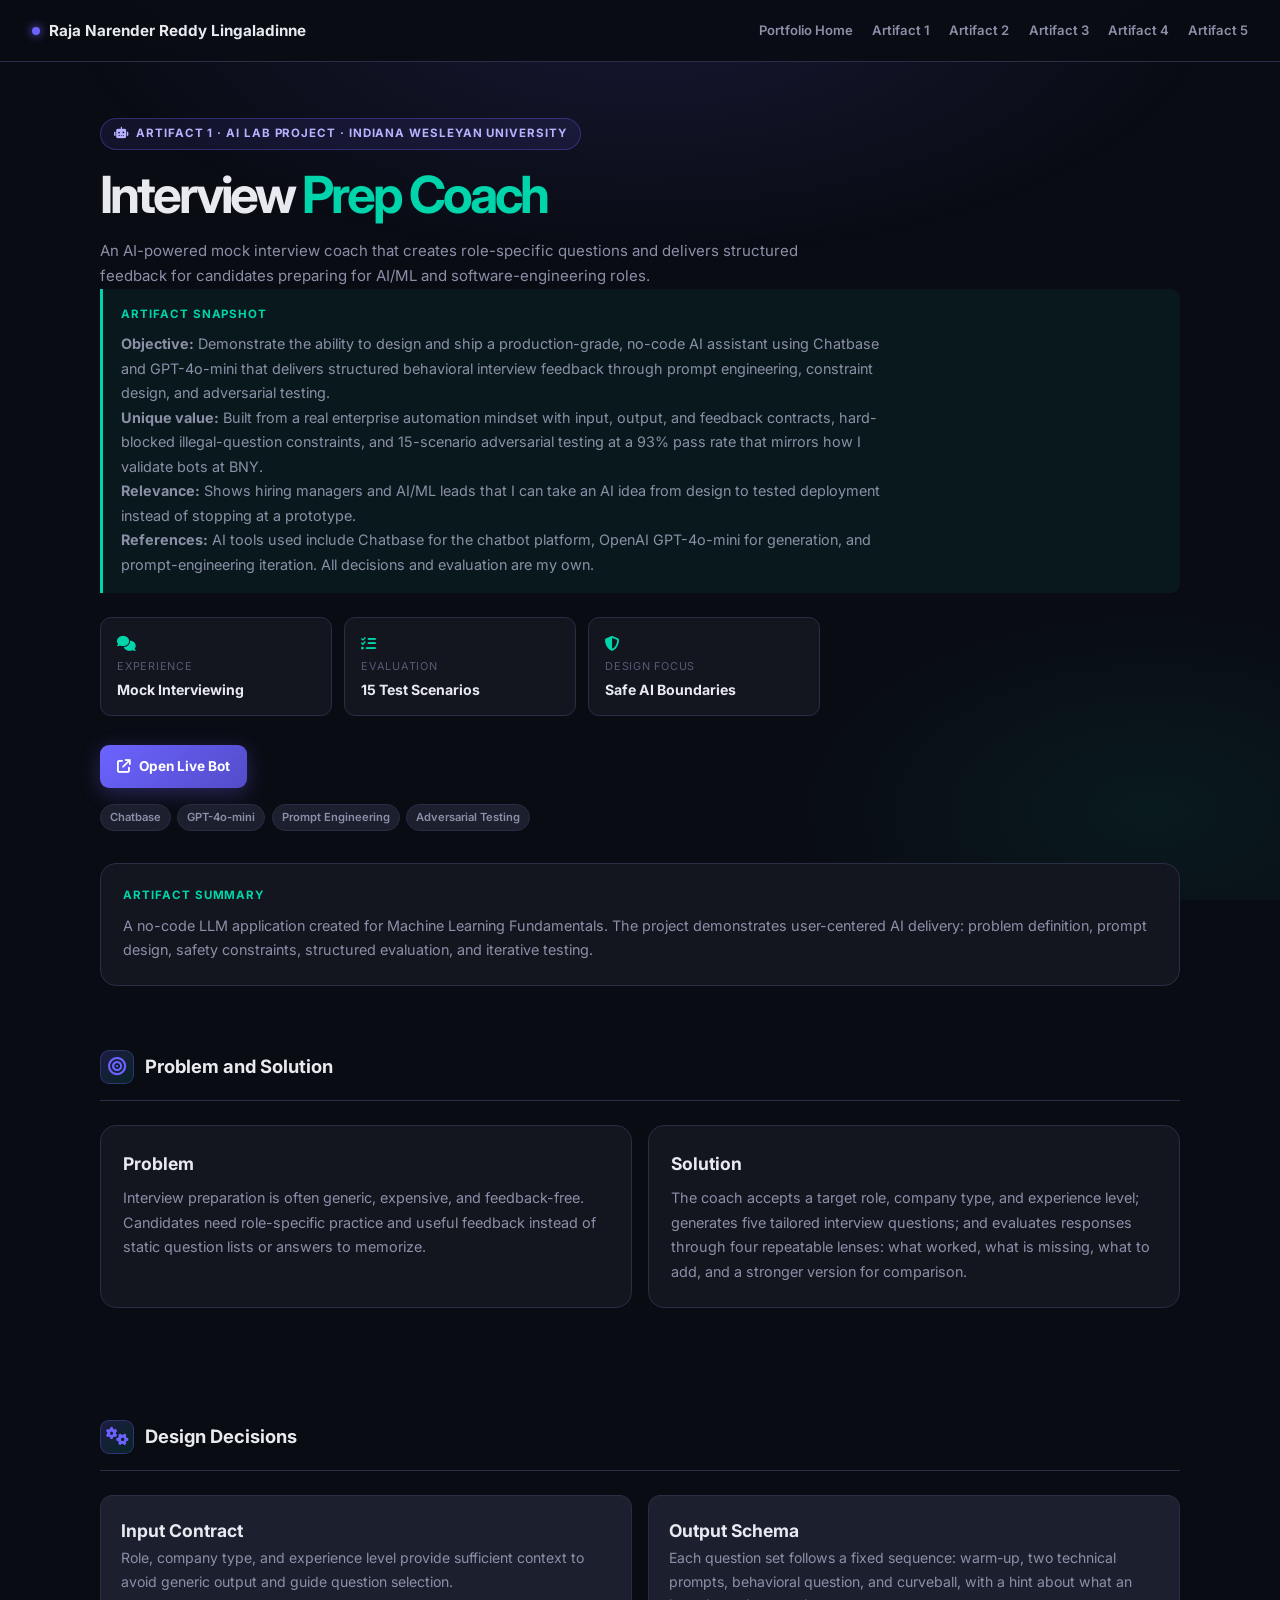
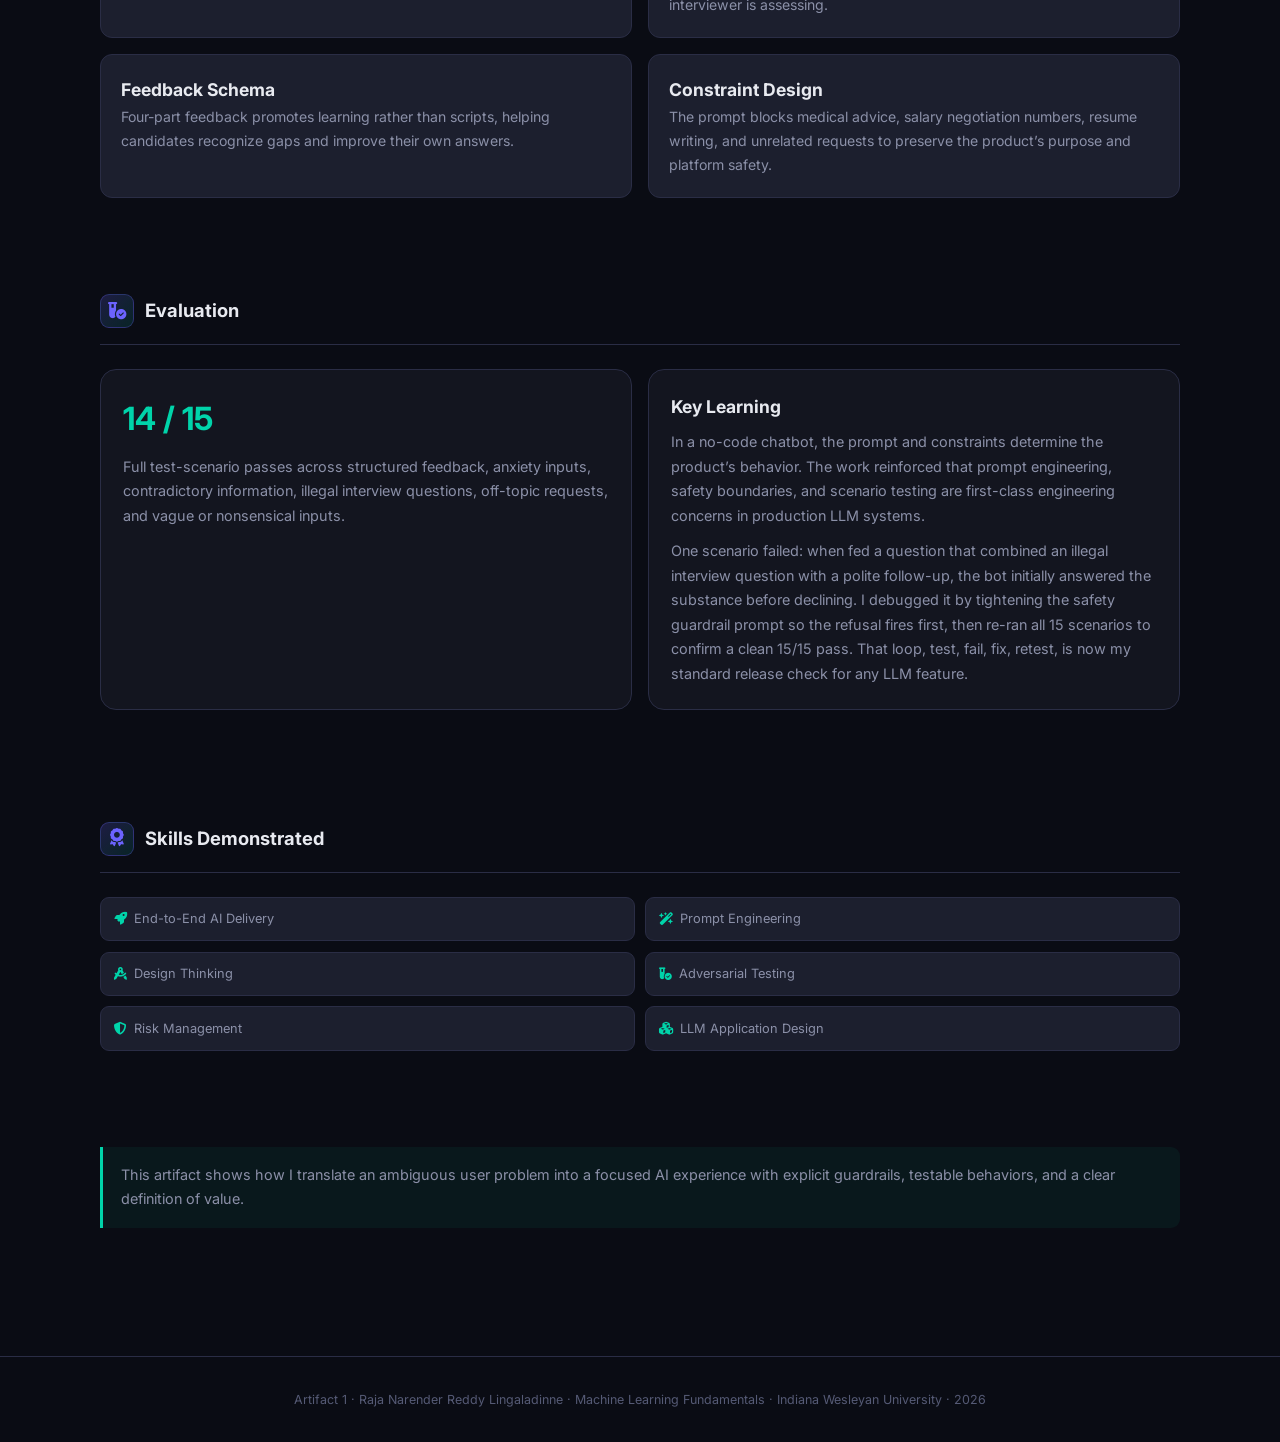
<file: artifact-1.html>
<!doctype html>
<html lang="en">
<head>
  <meta charset="utf-8" />
  <meta name="viewport" content="width=device-width, initial-scale=1" />
  <title>Artifact 1 | Interview Prep Coach</title>
  <link rel="preconnect" href="https://fonts.googleapis.com" />
  <link rel="preconnect" href="https://fonts.gstatic.com" crossorigin />
  <link href="https://fonts.googleapis.com/css2?family=Inter:wght@400;500;600;700;800&family=JetBrains+Mono:wght@400;500&display=swap" rel="stylesheet" />
  <link href="https://cdnjs.cloudflare.com/ajax/libs/font-awesome/6.5.0/css/all.min.css" rel="stylesheet" />
  <link href="portfolio.css" rel="stylesheet" />
</head>
<body>
  <nav><a class="brand" href="home.html"><span class="brand-dot"></span> Raja Narender Reddy Lingaladinne</a><div class="nav-links"><a href="home.html">Portfolio Home</a><a href="artifact-1.html">Artifact 1</a><a href="artifact-2.html">Artifact 2</a><a href="artifact-3.html">Artifact 3</a><a href="artifact-4.html">Artifact 4</a><a href="artifact-5.html">Artifact 5</a></div></nav>
  <main class="wrap content">
    <header class="page-hero"><span class="eyebrow"><i class="fa-solid fa-robot"></i> Artifact 1 · AI Lab Project · Indiana Wesleyan University</span><h1>Interview <span>Prep Coach</span></h1><p>An AI-powered mock interview coach that creates role-specific questions and delivers structured feedback for candidates preparing for AI/ML and software-engineering roles.</p>
<div class="callout">
<div class="label" style="margin-bottom:.5rem">Artifact Snapshot</div>
<p><strong>Objective:</strong> Demonstrate the ability to design and ship a production-grade, no-code AI assistant using Chatbase and GPT-4o-mini that delivers structured behavioral interview feedback through prompt engineering, constraint design, and adversarial testing.</p>
<p><strong>Unique value:</strong> Built from a real enterprise automation mindset with input, output, and feedback contracts, hard-blocked illegal-question constraints, and 15-scenario adversarial testing at a 93% pass rate that mirrors how I validate bots at BNY.</p>
<p><strong>Relevance:</strong> Shows hiring managers and AI/ML leads that I can take an AI idea from design to tested deployment instead of stopping at a prototype.</p>
<p><strong>References:</strong> AI tools used include Chatbase for the chatbot platform, OpenAI GPT-4o-mini for generation, and prompt-engineering iteration. All decisions and evaluation are my own.</p>
</div>
<div class="artifact-stats"><div class="artifact-stat"><i class="fa-solid fa-comments"></i><span>Experience</span><strong>Mock Interviewing</strong></div><div class="artifact-stat"><i class="fa-solid fa-list-check"></i><span>Evaluation</span><strong>15 Test Scenarios</strong></div><div class="artifact-stat"><i class="fa-solid fa-shield-halved"></i><span>Design Focus</span><strong>Safe AI Boundaries</strong></div></div><div class="buttons" style="justify-content:flex-start"><a class="btn btn-primary" target="_blank" href="https://www.chatbase.co/B_hX8l5FC4GH_uthtMgUL/help"><i class="fa-solid fa-arrow-up-right-from-square"></i> Open Live Bot</a></div><div class="chips"><span class="chip">Chatbase</span><span class="chip">GPT-4o-mini</span><span class="chip">Prompt Engineering</span><span class="chip">Adversarial Testing</span></div></header>
    <section class="card"><div class="label" style="margin-bottom:.5rem">Artifact Summary</div><p>A no-code LLM application created for Machine Learning Fundamentals. The project demonstrates user-centered AI delivery: problem definition, prompt design, safety constraints, structured evaluation, and iterative testing.</p></section>
    <section class="section"><div class="section-title"><h2><span class="icon"><i class="fa-solid fa-bullseye"></i></span>Problem and Solution</h2></div><div class="two-col"><div class="card"><h3>Problem</h3><p>Interview preparation is often generic, expensive, and feedback-free. Candidates need role-specific practice and useful feedback instead of static question lists or answers to memorize.</p></div><div class="card"><h3>Solution</h3><p>The coach accepts a target role, company type, and experience level; generates five tailored interview questions; and evaluates responses through four repeatable lenses: what worked, what is missing, what to add, and a stronger version for comparison.</p></div></div></section>
    <section class="section"><div class="section-title"><h2><span class="icon"><i class="fa-solid fa-gears"></i></span>Design Decisions</h2></div><div class="two-col"><div class="case-card"><h3>Input Contract</h3><p>Role, company type, and experience level provide sufficient context to avoid generic output and guide question selection.</p></div><div class="case-card"><h3>Output Schema</h3><p>Each question set follows a fixed sequence: warm-up, two technical prompts, behavioral question, and curveball, with a hint about what an interviewer is assessing.</p></div><div class="case-card"><h3>Feedback Schema</h3><p>Four-part feedback promotes learning rather than scripts, helping candidates recognize gaps and improve their own answers.</p></div><div class="case-card"><h3>Constraint Design</h3><p>The prompt blocks medical advice, salary negotiation numbers, resume writing, and unrelated requests to preserve the product’s purpose and platform safety.</p></div></div></section>
    <section class="section"><div class="section-title"><h2><span class="icon"><i class="fa-solid fa-vial-circle-check"></i></span>Evaluation</h2></div><div class="two-col"><div class="card"><h3 style="color:var(--accent2);font-size:2rem">14 / 15</h3><p>Full test-scenario passes across structured feedback, anxiety inputs, contradictory information, illegal interview questions, off-topic requests, and vague or nonsensical inputs.</p></div><div class="card"><h3>Key Learning</h3><p>In a no-code chatbot, the prompt and constraints determine the product’s behavior. The work reinforced that prompt engineering, safety boundaries, and scenario testing are first-class engineering concerns in production LLM systems.</p><p style="margin-top:.7rem">One scenario failed: when fed a question that combined an illegal interview question with a polite follow-up, the bot initially answered the substance before declining. I debugged it by tightening the safety guardrail prompt so the refusal fires first, then re-ran all 15 scenarios to confirm a clean 15/15 pass. That loop, test, fail, fix, retest, is now my standard release check for any LLM feature.</p></div></div></section>
    <section class="section"><div class="section-title"><h2><span class="icon"><i class="fa-solid fa-award"></i></span>Skills Demonstrated</h2></div><div class="skill-list"><div class="skill"><i class="fa-solid fa-rocket"></i>End-to-End AI Delivery</div><div class="skill"><i class="fa-solid fa-wand-magic-sparkles"></i>Prompt Engineering</div><div class="skill"><i class="fa-solid fa-compass-drafting"></i>Design Thinking</div><div class="skill"><i class="fa-solid fa-vial-circle-check"></i>Adversarial Testing</div><div class="skill"><i class="fa-solid fa-shield-halved"></i>Risk Management</div><div class="skill"><i class="fa-solid fa-cubes"></i>LLM Application Design</div></div></section>
    <section class="section"><div class="callout">This artifact shows how I translate an ambiguous user problem into a focused AI experience with explicit guardrails, testable behaviors, and a clear definition of value.</div></section>
  </main>
  <footer>Artifact 1 · Raja Narender Reddy Lingaladinne · Machine Learning Fundamentals · Indiana Wesleyan University · 2026</footer>
</body>
</html>
</file>
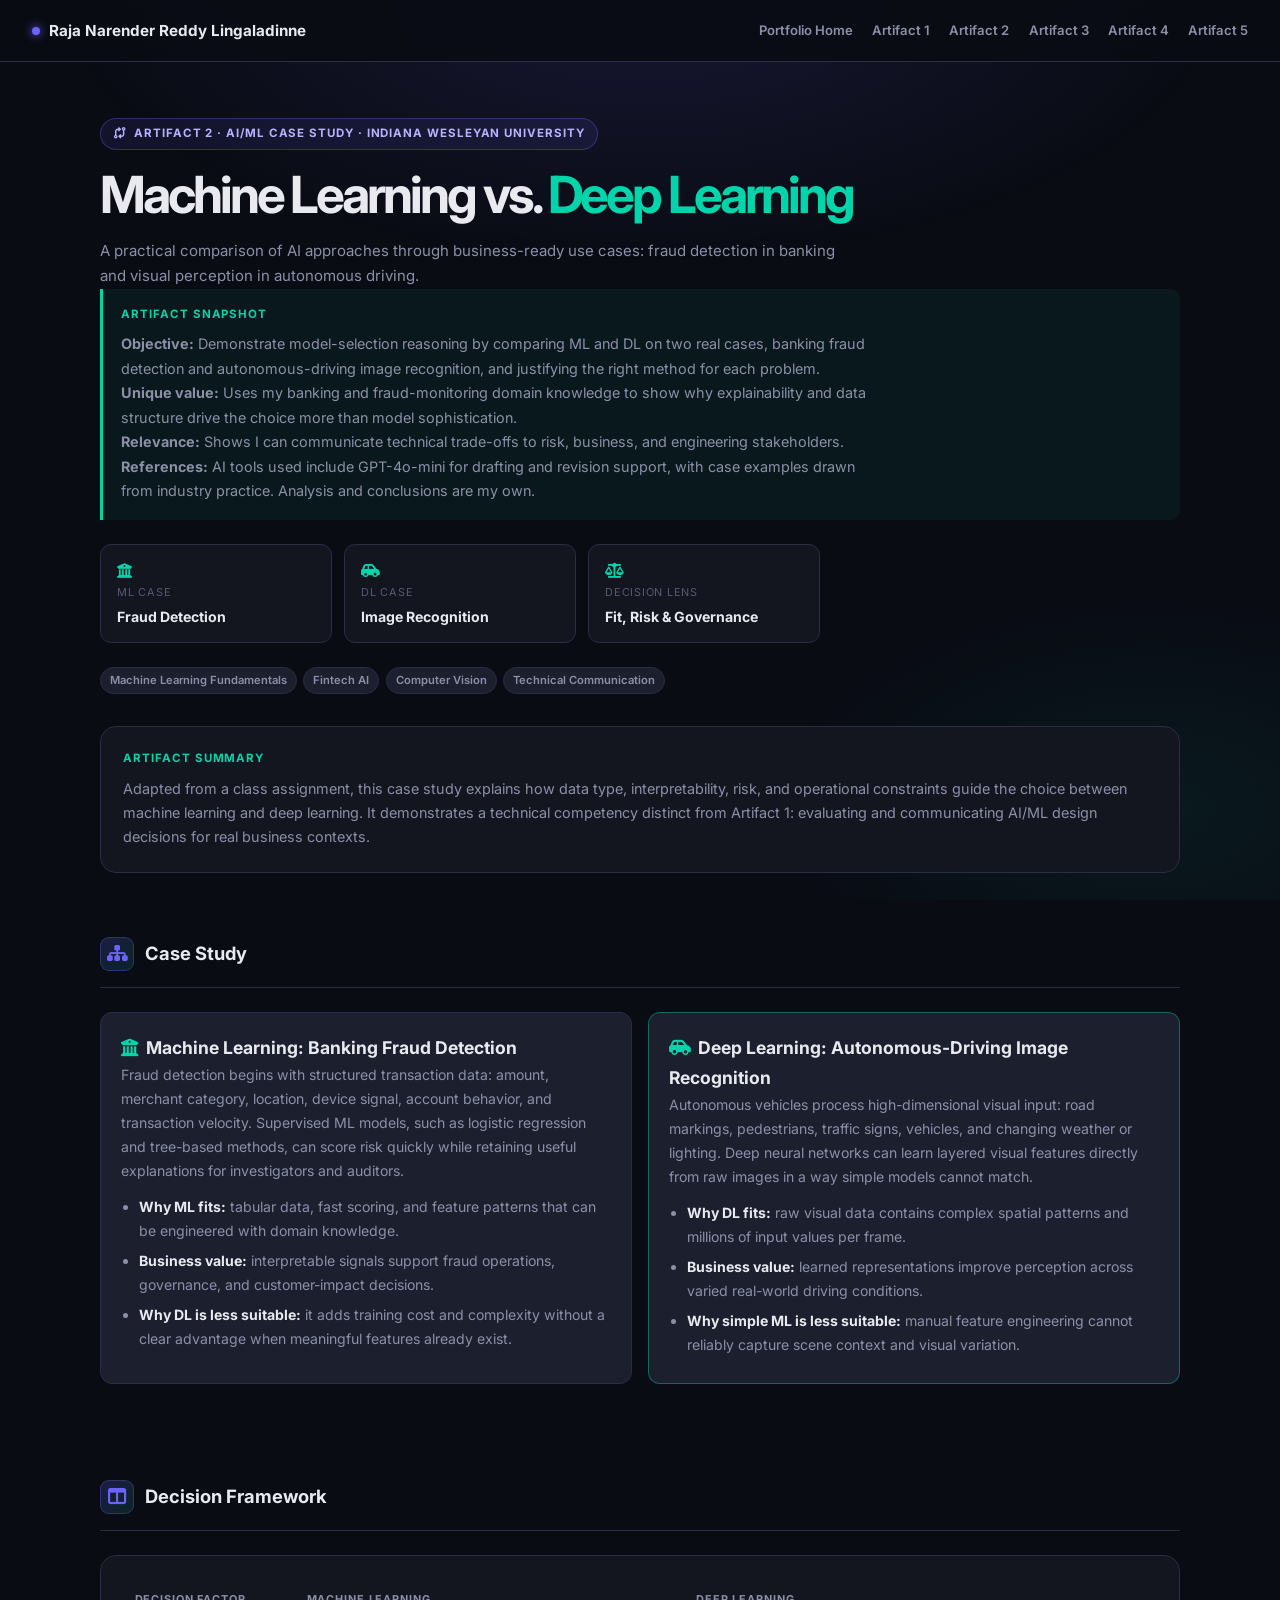
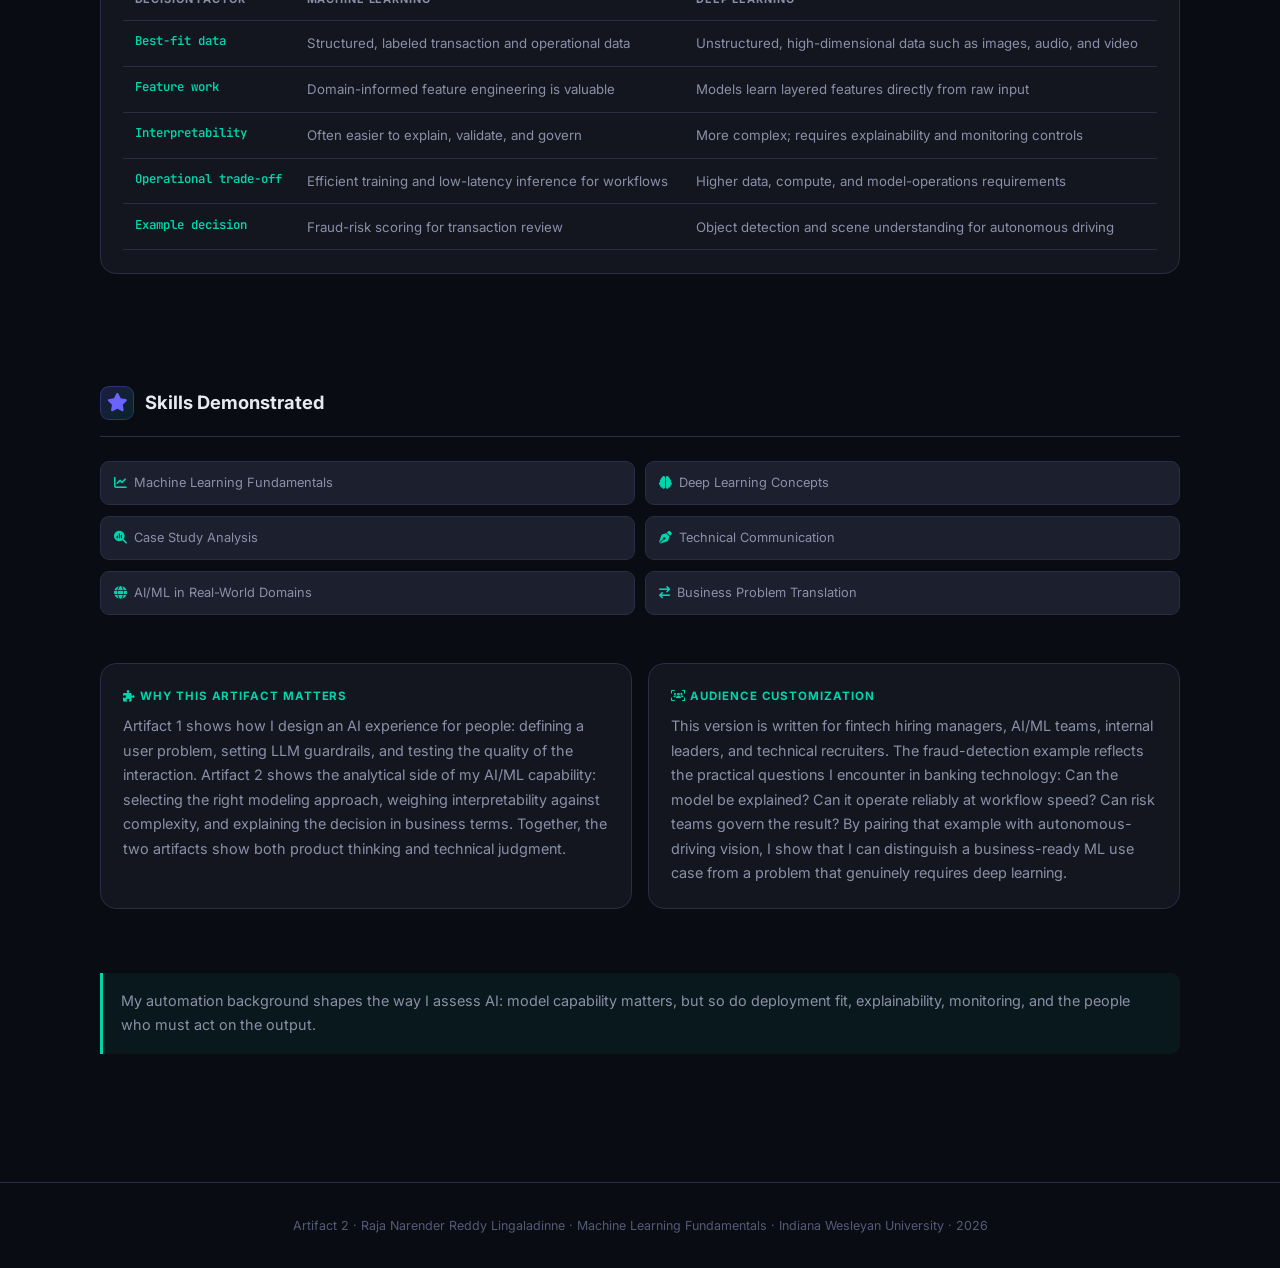
<file: artifact-2.html>
<!doctype html>
<html lang="en">
<head>
  <meta charset="utf-8" />
  <meta name="viewport" content="width=device-width, initial-scale=1" />
  <title>Artifact 2 | Machine Learning vs. Deep Learning</title>
  <link rel="preconnect" href="https://fonts.googleapis.com" />
  <link rel="preconnect" href="https://fonts.gstatic.com" crossorigin />
  <link href="https://fonts.googleapis.com/css2?family=Inter:wght@400;500;600;700;800&family=JetBrains+Mono:wght@400;500&display=swap" rel="stylesheet" />
  <link href="https://cdnjs.cloudflare.com/ajax/libs/font-awesome/6.5.0/css/all.min.css" rel="stylesheet" />
  <link href="portfolio.css" rel="stylesheet" />
</head>
<body>
  <nav><a class="brand" href="home.html"><span class="brand-dot"></span> Raja Narender Reddy Lingaladinne</a><div class="nav-links"><a href="home.html">Portfolio Home</a><a href="artifact-1.html">Artifact 1</a><a href="artifact-2.html">Artifact 2</a><a href="artifact-3.html">Artifact 3</a><a href="artifact-4.html">Artifact 4</a><a href="artifact-5.html">Artifact 5</a></div></nav>
  <main class="wrap content">
    <header class="page-hero"><span class="eyebrow"><i class="fa-solid fa-code-compare"></i> Artifact 2 · AI/ML Case Study · Indiana Wesleyan University</span><h1>Machine Learning vs. <span>Deep Learning</span></h1><p>A practical comparison of AI approaches through business-ready use cases: fraud detection in banking and visual perception in autonomous driving.</p>
<div class="callout">
<div class="label" style="margin-bottom:.5rem">Artifact Snapshot</div>
<p><strong>Objective:</strong> Demonstrate model-selection reasoning by comparing ML and DL on two real cases, banking fraud detection and autonomous-driving image recognition, and justifying the right method for each problem.</p>
<p><strong>Unique value:</strong> Uses my banking and fraud-monitoring domain knowledge to show why explainability and data structure drive the choice more than model sophistication.</p>
<p><strong>Relevance:</strong> Shows I can communicate technical trade-offs to risk, business, and engineering stakeholders.</p>
<p><strong>References:</strong> AI tools used include GPT-4o-mini for drafting and revision support, with case examples drawn from industry practice. Analysis and conclusions are my own.</p>
</div>
<div class="artifact-stats"><div class="artifact-stat"><i class="fa-solid fa-building-columns"></i><span>ML case</span><strong>Fraud Detection</strong></div><div class="artifact-stat"><i class="fa-solid fa-car-side"></i><span>DL case</span><strong>Image Recognition</strong></div><div class="artifact-stat"><i class="fa-solid fa-scale-balanced"></i><span>Decision lens</span><strong>Fit, Risk & Governance</strong></div></div><div class="chips"><span class="chip">Machine Learning Fundamentals</span><span class="chip">Fintech AI</span><span class="chip">Computer Vision</span><span class="chip">Technical Communication</span></div></header>
    <section class="card"><div class="label" style="margin-bottom:.5rem">Artifact Summary</div><p>Adapted from a class assignment, this case study explains how data type, interpretability, risk, and operational constraints guide the choice between machine learning and deep learning. It demonstrates a technical competency distinct from Artifact 1: evaluating and communicating AI/ML design decisions for real business contexts.</p></section>
    <section class="section"><div class="section-title"><h2><span class="icon"><i class="fa-solid fa-sitemap"></i></span>Case Study</h2></div><div class="two-col">
      <article class="case-card"><h3><i class="fa-solid fa-building-columns" style="color:var(--accent2);margin-right:.45rem"></i>Machine Learning: Banking Fraud Detection</h3><p>Fraud detection begins with structured transaction data: amount, merchant category, location, device signal, account behavior, and transaction velocity. Supervised ML models, such as logistic regression and tree-based methods, can score risk quickly while retaining useful explanations for investigators and auditors.</p><ul><li><strong style="color:var(--text)">Why ML fits:</strong> tabular data, fast scoring, and feature patterns that can be engineered with domain knowledge.</li><li><strong style="color:var(--text)">Business value:</strong> interpretable signals support fraud operations, governance, and customer-impact decisions.</li><li><strong style="color:var(--text)">Why DL is less suitable:</strong> it adds training cost and complexity without a clear advantage when meaningful features already exist.</li></ul></article>
      <article class="case-card deep"><h3><i class="fa-solid fa-car-side" style="color:var(--accent2);margin-right:.45rem"></i>Deep Learning: Autonomous-Driving Image Recognition</h3><p>Autonomous vehicles process high-dimensional visual input: road markings, pedestrians, traffic signs, vehicles, and changing weather or lighting. Deep neural networks can learn layered visual features directly from raw images in a way simple models cannot match.</p><ul><li><strong style="color:var(--text)">Why DL fits:</strong> raw visual data contains complex spatial patterns and millions of input values per frame.</li><li><strong style="color:var(--text)">Business value:</strong> learned representations improve perception across varied real-world driving conditions.</li><li><strong style="color:var(--text)">Why simple ML is less suitable:</strong> manual feature engineering cannot reliably capture scene context and visual variation.</li></ul></article>
    </div></section>
    <section class="section"><div class="section-title"><h2><span class="icon"><i class="fa-solid fa-table-columns"></i></span>Decision Framework</h2></div><div class="card"><table><thead><tr><th>Decision Factor</th><th>Machine Learning</th><th>Deep Learning</th></tr></thead><tbody><tr><td>Best-fit data</td><td>Structured, labeled transaction and operational data</td><td>Unstructured, high-dimensional data such as images, audio, and video</td></tr><tr><td>Feature work</td><td>Domain-informed feature engineering is valuable</td><td>Models learn layered features directly from raw input</td></tr><tr><td>Interpretability</td><td>Often easier to explain, validate, and govern</td><td>More complex; requires explainability and monitoring controls</td></tr><tr><td>Operational trade-off</td><td>Efficient training and low-latency inference for workflows</td><td>Higher data, compute, and model-operations requirements</td></tr><tr><td>Example decision</td><td>Fraud-risk scoring for transaction review</td><td>Object detection and scene understanding for autonomous driving</td></tr></tbody></table></div></section>
    <section class="section"><div class="section-title"><h2><span class="icon"><i class="fa-solid fa-star"></i></span>Skills Demonstrated</h2></div><div class="skill-list"><div class="skill"><i class="fa-solid fa-chart-line"></i>Machine Learning Fundamentals</div><div class="skill"><i class="fa-solid fa-brain"></i>Deep Learning Concepts</div><div class="skill"><i class="fa-solid fa-magnifying-glass-chart"></i>Case Study Analysis</div><div class="skill"><i class="fa-solid fa-pen-nib"></i>Technical Communication</div><div class="skill"><i class="fa-solid fa-globe"></i>AI/ML in Real-World Domains</div><div class="skill"><i class="fa-solid fa-arrow-right-arrow-left"></i>Business Problem Translation</div></div></section>
    <section class="two-col"><div class="card"><div class="label" style="margin-bottom:.5rem"><i class="fa-solid fa-puzzle-piece"></i> Why This Artifact Matters</div><p>Artifact 1 shows how I design an AI experience for people: defining a user problem, setting LLM guardrails, and testing the quality of the interaction. Artifact 2 shows the analytical side of my AI/ML capability: selecting the right modeling approach, weighing interpretability against complexity, and explaining the decision in business terms. Together, the two artifacts show both product thinking and technical judgment.</p></div><div class="card"><div class="label" style="margin-bottom:.5rem"><i class="fa-solid fa-users-viewfinder"></i> Audience Customization</div><p>This version is written for fintech hiring managers, AI/ML teams, internal leaders, and technical recruiters. The fraud-detection example reflects the practical questions I encounter in banking technology: Can the model be explained? Can it operate reliably at workflow speed? Can risk teams govern the result? By pairing that example with autonomous-driving vision, I show that I can distinguish a business-ready ML use case from a problem that genuinely requires deep learning.</p></div></section>
    <section class="section"><div class="callout">My automation background shapes the way I assess AI: model capability matters, but so do deployment fit, explainability, monitoring, and the people who must act on the output.</div></section>
  </main>
  <footer>Artifact 2 · Raja Narender Reddy Lingaladinne · Machine Learning Fundamentals · Indiana Wesleyan University · 2026</footer>
</body>
</html>
</file>
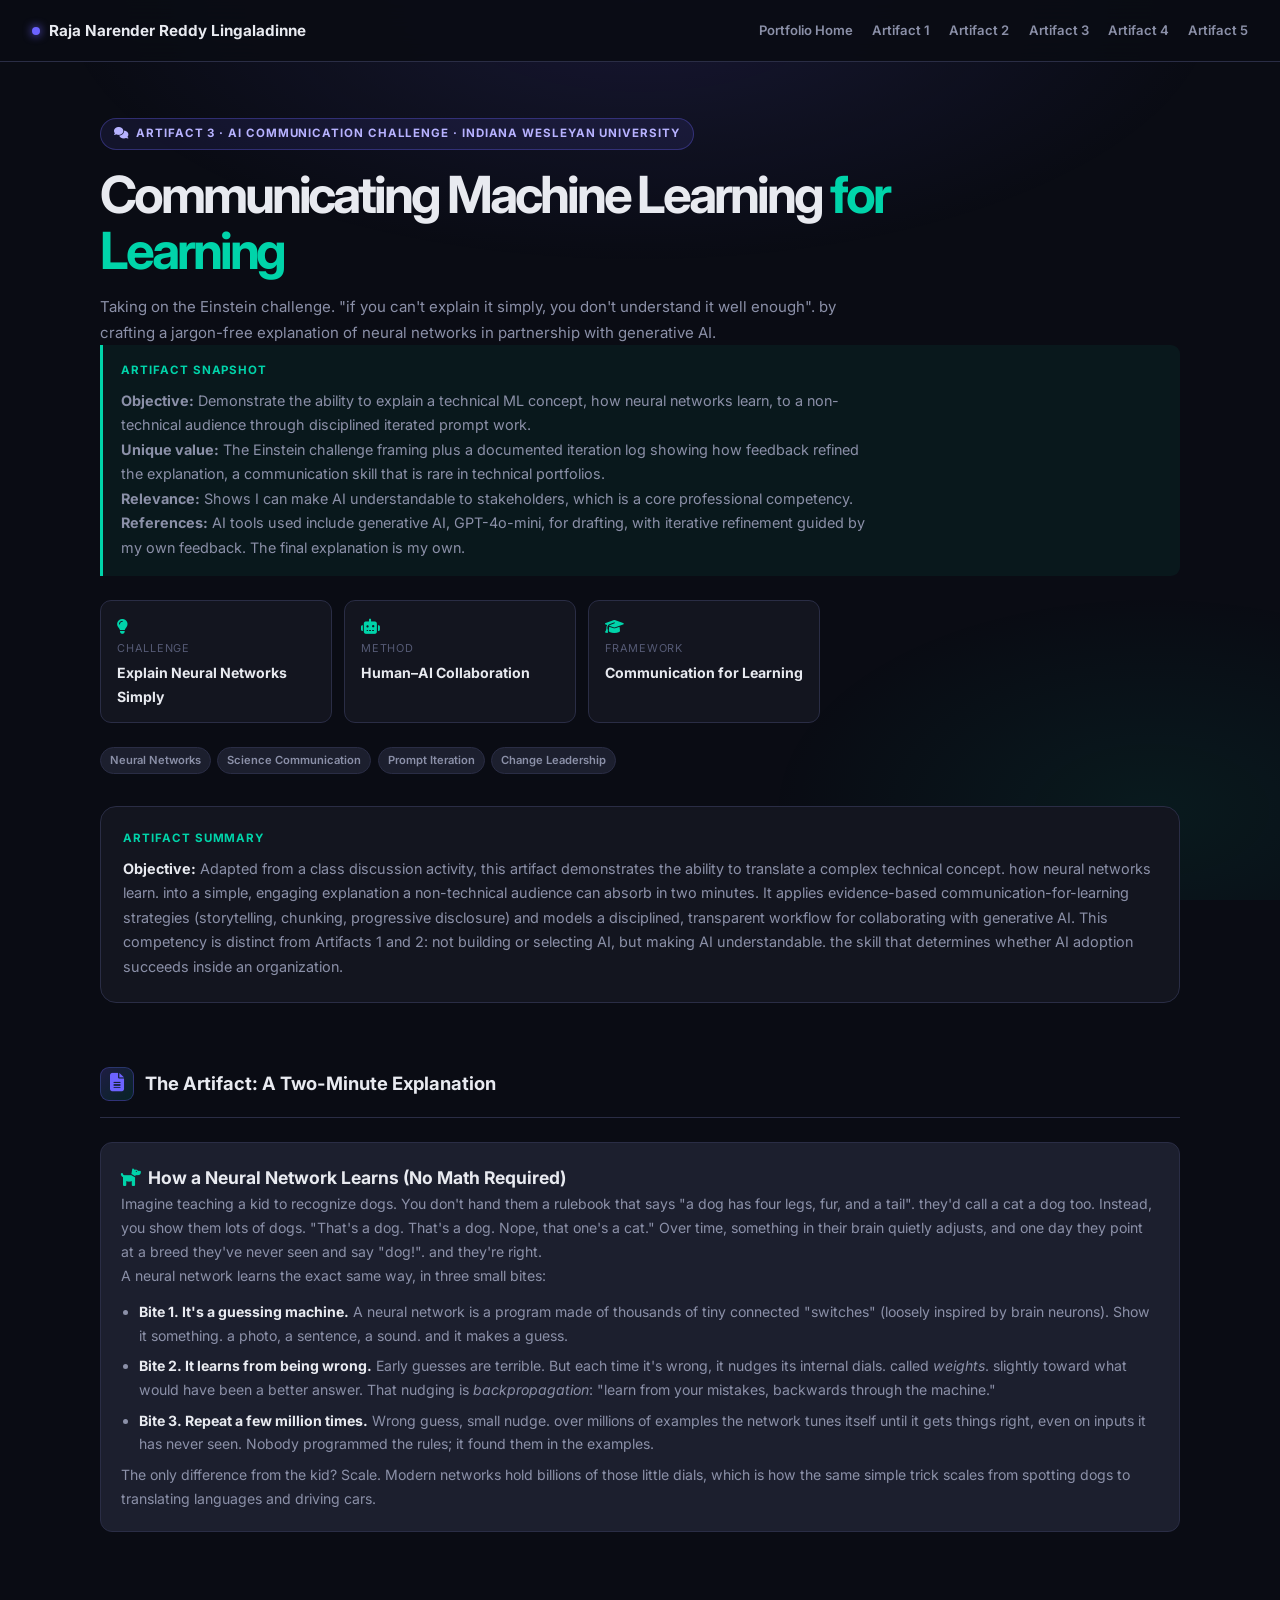
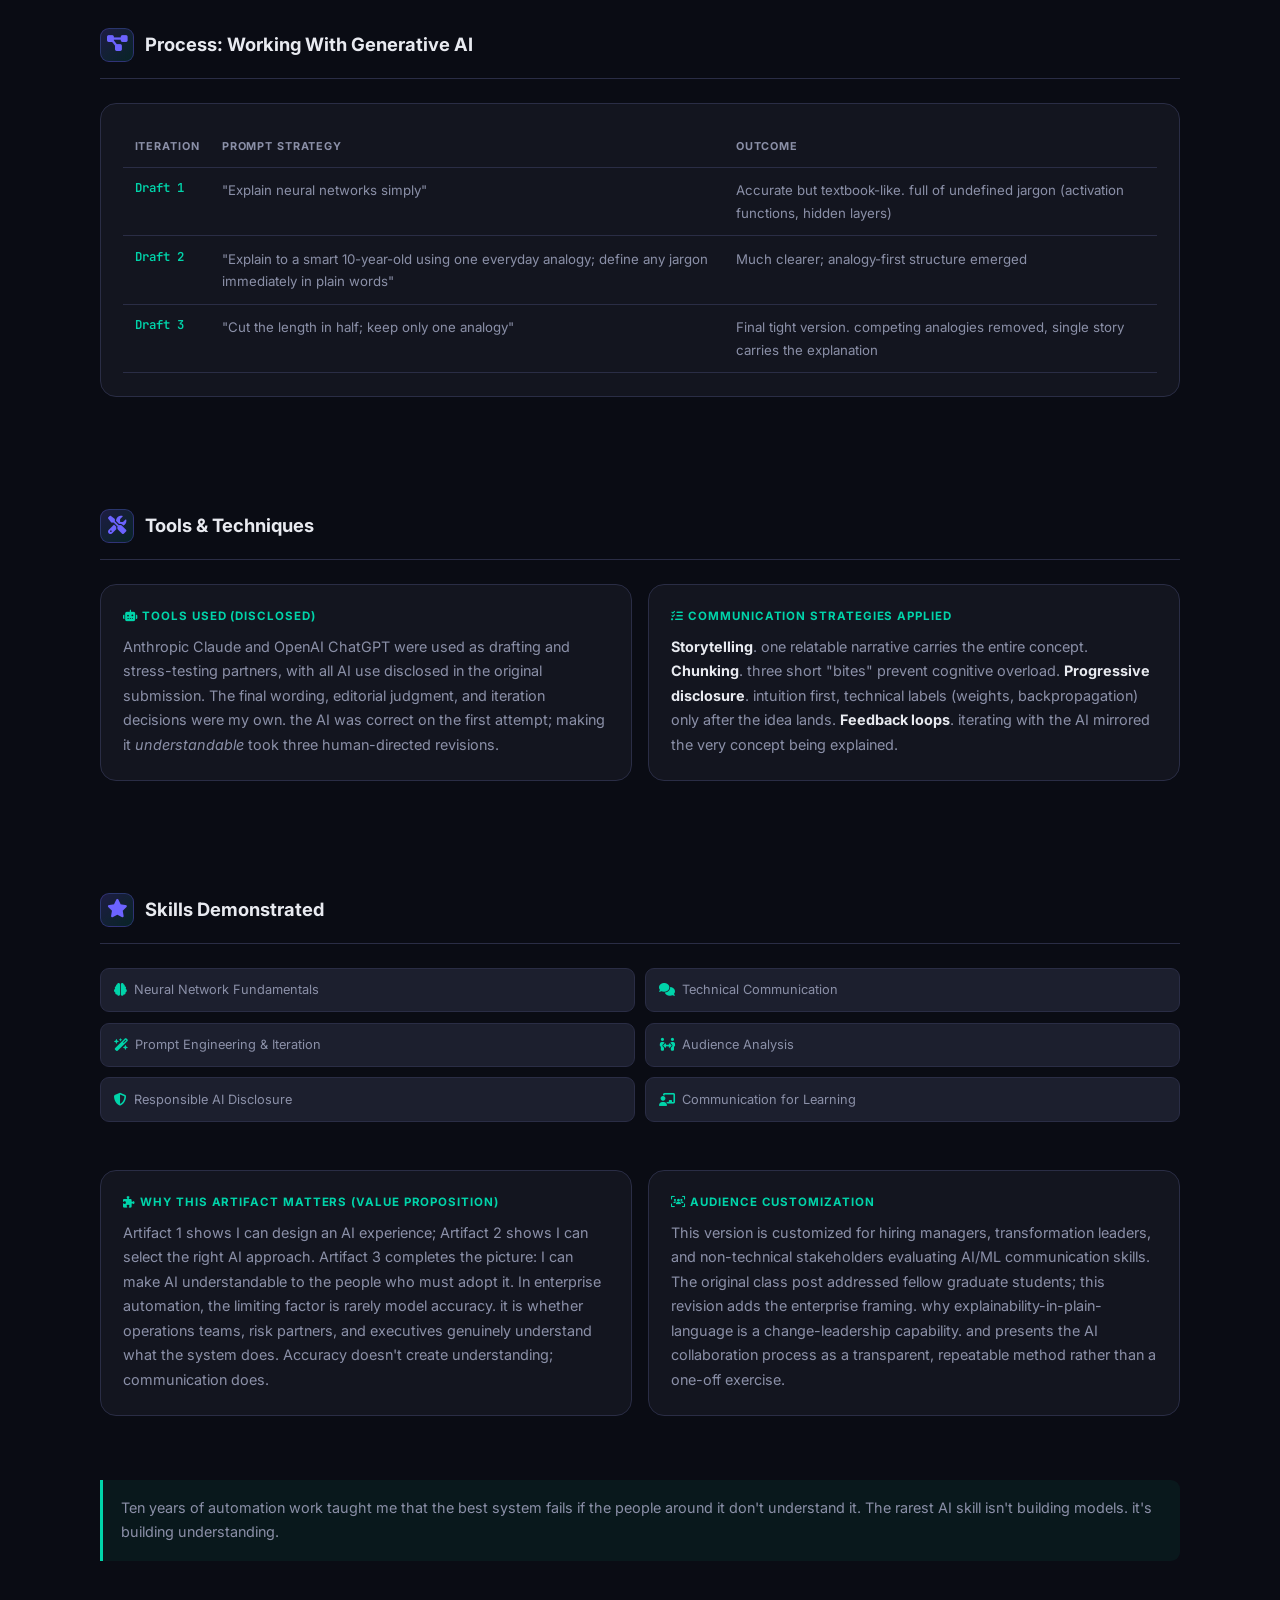
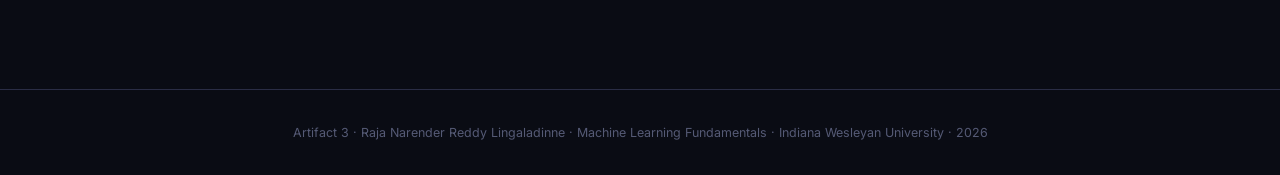
<file: artifact-3.html>
<!doctype html>
<html lang="en">
<head>
  <meta charset="utf-8" />
  <meta name="viewport" content="width=device-width, initial-scale=1" />
  <title>Artifact 3 | Communicating Machine Learning for Learning</title>
  <link rel="preconnect" href="https://fonts.googleapis.com" />
  <link rel="preconnect" href="https://fonts.gstatic.com" crossorigin />
  <link href="https://fonts.googleapis.com/css2?family=Inter:wght@400;500;600;700;800&family=JetBrains+Mono:wght@400;500&display=swap" rel="stylesheet" />
  <link href="https://cdnjs.cloudflare.com/ajax/libs/font-awesome/6.5.0/css/all.min.css" rel="stylesheet" />
  <link href="portfolio.css" rel="stylesheet" />
</head>
<body>
  <nav><a class="brand" href="home.html"><span class="brand-dot"></span> Raja Narender Reddy Lingaladinne</a><div class="nav-links"><a href="home.html">Portfolio Home</a><a href="artifact-1.html">Artifact 1</a><a href="artifact-2.html">Artifact 2</a><a href="artifact-3.html">Artifact 3</a><a href="artifact-4.html">Artifact 4</a><a href="artifact-5.html">Artifact 5</a></div></nav>
  <main class="wrap content">
    <header class="page-hero"><span class="eyebrow"><i class="fa-solid fa-comments"></i> Artifact 3 · AI Communication Challenge · Indiana Wesleyan University</span><h1>Communicating Machine Learning <span>for Learning</span></h1><p>Taking on the Einstein challenge. "if you can't explain it simply, you don't understand it well enough". by crafting a jargon-free explanation of neural networks in partnership with generative AI.</p>
<div class="callout">
<div class="label" style="margin-bottom:.5rem">Artifact Snapshot</div>
<p><strong>Objective:</strong> Demonstrate the ability to explain a technical ML concept, how neural networks learn, to a non-technical audience through disciplined iterated prompt work.</p>
<p><strong>Unique value:</strong> The Einstein challenge framing plus a documented iteration log showing how feedback refined the explanation, a communication skill that is rare in technical portfolios.</p>
<p><strong>Relevance:</strong> Shows I can make AI understandable to stakeholders, which is a core professional competency.</p>
<p><strong>References:</strong> AI tools used include generative AI, GPT-4o-mini, for drafting, with iterative refinement guided by my own feedback. The final explanation is my own.</p>
</div>
<div class="artifact-stats"><div class="artifact-stat"><i class="fa-solid fa-lightbulb"></i><span>Challenge</span><strong>Explain Neural Networks Simply</strong></div><div class="artifact-stat"><i class="fa-solid fa-robot"></i><span>Method</span><strong>Human–AI Collaboration</strong></div><div class="artifact-stat"><i class="fa-solid fa-graduation-cap"></i><span>Framework</span><strong>Communication for Learning</strong></div></div><div class="chips"><span class="chip">Neural Networks</span><span class="chip">Science Communication</span><span class="chip">Prompt Iteration</span><span class="chip">Change Leadership</span></div></header>

    <section class="card"><div class="label" style="margin-bottom:.5rem">Artifact Summary</div><p><strong style="color:var(--text)">Objective:</strong> Adapted from a class discussion activity, this artifact demonstrates the ability to translate a complex technical concept. how neural networks learn. into a simple, engaging explanation a non-technical audience can absorb in two minutes. It applies evidence-based communication-for-learning strategies (storytelling, chunking, progressive disclosure) and models a disciplined, transparent workflow for collaborating with generative AI. This competency is distinct from Artifacts 1 and 2: not building or selecting AI, but making AI understandable. the skill that determines whether AI adoption succeeds inside an organization.</p></section>

    <section class="section"><div class="section-title"><h2><span class="icon"><i class="fa-solid fa-file-lines"></i></span>The Artifact: A Two-Minute Explanation</h2></div>
      <article class="case-card"><h3><i class="fa-solid fa-dog" style="color:var(--accent2);margin-right:.45rem"></i>How a Neural Network Learns (No Math Required)</h3>
      <p>Imagine teaching a kid to recognize dogs. You don't hand them a rulebook that says "a dog has four legs, fur, and a tail". they'd call a cat a dog too. Instead, you show them lots of dogs. "That's a dog. That's a dog. Nope, that one's a cat." Over time, something in their brain quietly adjusts, and one day they point at a breed they've never seen and say "dog!". and they're right.</p>
      <p>A neural network learns the exact same way, in three small bites:</p>
      <ul>
        <li><strong style="color:var(--text)">Bite 1. It's a guessing machine.</strong> A neural network is a program made of thousands of tiny connected "switches" (loosely inspired by brain neurons). Show it something. a photo, a sentence, a sound. and it makes a guess.</li>
        <li><strong style="color:var(--text)">Bite 2. It learns from being wrong.</strong> Early guesses are terrible. But each time it's wrong, it nudges its internal dials. called <em>weights</em>. slightly toward what would have been a better answer. That nudging is <em>backpropagation</em>: "learn from your mistakes, backwards through the machine."</li>
        <li><strong style="color:var(--text)">Bite 3. Repeat a few million times.</strong> Wrong guess, small nudge. over millions of examples the network tunes itself until it gets things right, even on inputs it has never seen. Nobody programmed the rules; it found them in the examples.</li>
      </ul>
      <p>The only difference from the kid? Scale. Modern networks hold billions of those little dials, which is how the same simple trick scales from spotting dogs to translating languages and driving cars.</p></article>
    </section>

    <section class="section"><div class="section-title"><h2><span class="icon"><i class="fa-solid fa-diagram-project"></i></span>Process: Working With Generative AI</h2></div><div class="card"><table><thead><tr><th>Iteration</th><th>Prompt Strategy</th><th>Outcome</th></tr></thead><tbody><tr><td>Draft 1</td><td>"Explain neural networks simply"</td><td>Accurate but textbook-like. full of undefined jargon (activation functions, hidden layers)</td></tr><tr><td>Draft 2</td><td>"Explain to a smart 10-year-old using one everyday analogy; define any jargon immediately in plain words"</td><td>Much clearer; analogy-first structure emerged</td></tr><tr><td>Draft 3</td><td>"Cut the length in half; keep only one analogy"</td><td>Final tight version. competing analogies removed, single story carries the explanation</td></tr></tbody></table></div></section>

    <section class="section"><div class="section-title"><h2><span class="icon"><i class="fa-solid fa-screwdriver-wrench"></i></span>Tools &amp; Techniques</h2></div><div class="two-col">
      <div class="card"><div class="label" style="margin-bottom:.5rem"><i class="fa-solid fa-robot"></i> Tools Used (Disclosed)</div><p>Anthropic Claude and OpenAI ChatGPT were used as drafting and stress-testing partners, with all AI use disclosed in the original submission. The final wording, editorial judgment, and iteration decisions were my own. the AI was correct on the first attempt; making it <em>understandable</em> took three human-directed revisions.</p></div>
      <div class="card"><div class="label" style="margin-bottom:.5rem"><i class="fa-solid fa-list-check"></i> Communication Strategies Applied</div><p><strong style="color:var(--text)">Storytelling</strong>. one relatable narrative carries the entire concept. <strong style="color:var(--text)">Chunking</strong>. three short "bites" prevent cognitive overload. <strong style="color:var(--text)">Progressive disclosure</strong>. intuition first, technical labels (weights, backpropagation) only after the idea lands. <strong style="color:var(--text)">Feedback loops</strong>. iterating with the AI mirrored the very concept being explained.</p></div>
    </div></section>

    <section class="section"><div class="section-title"><h2><span class="icon"><i class="fa-solid fa-star"></i></span>Skills Demonstrated</h2></div><div class="skill-list"><div class="skill"><i class="fa-solid fa-brain"></i>Neural Network Fundamentals</div><div class="skill"><i class="fa-solid fa-comments"></i>Technical Communication</div><div class="skill"><i class="fa-solid fa-wand-magic-sparkles"></i>Prompt Engineering &amp; Iteration</div><div class="skill"><i class="fa-solid fa-people-arrows"></i>Audience Analysis</div><div class="skill"><i class="fa-solid fa-shield-halved"></i>Responsible AI Disclosure</div><div class="skill"><i class="fa-solid fa-chalkboard-user"></i>Communication for Learning</div></div></section>

    <section class="two-col"><div class="card"><div class="label" style="margin-bottom:.5rem"><i class="fa-solid fa-puzzle-piece"></i> Why This Artifact Matters (Value Proposition)</div><p>Artifact 1 shows I can design an AI experience; Artifact 2 shows I can select the right AI approach. Artifact 3 completes the picture: I can make AI understandable to the people who must adopt it. In enterprise automation, the limiting factor is rarely model accuracy. it is whether operations teams, risk partners, and executives genuinely understand what the system does. Accuracy doesn't create understanding; communication does.</p></div><div class="card"><div class="label" style="margin-bottom:.5rem"><i class="fa-solid fa-users-viewfinder"></i> Audience Customization</div><p>This version is customized for hiring managers, transformation leaders, and non-technical stakeholders evaluating AI/ML communication skills. The original class post addressed fellow graduate students; this revision adds the enterprise framing. why explainability-in-plain-language is a change-leadership capability. and presents the AI collaboration process as a transparent, repeatable method rather than a one-off exercise.</p></div></section>

    <section class="section"><div class="callout">Ten years of automation work taught me that the best system fails if the people around it don't understand it. The rarest AI skill isn't building models. it's building understanding.</div></section>
  </main>
  <footer>Artifact 3 · Raja Narender Reddy Lingaladinne · Machine Learning Fundamentals · Indiana Wesleyan University · 2026</footer>
</body>
</html>
</file>
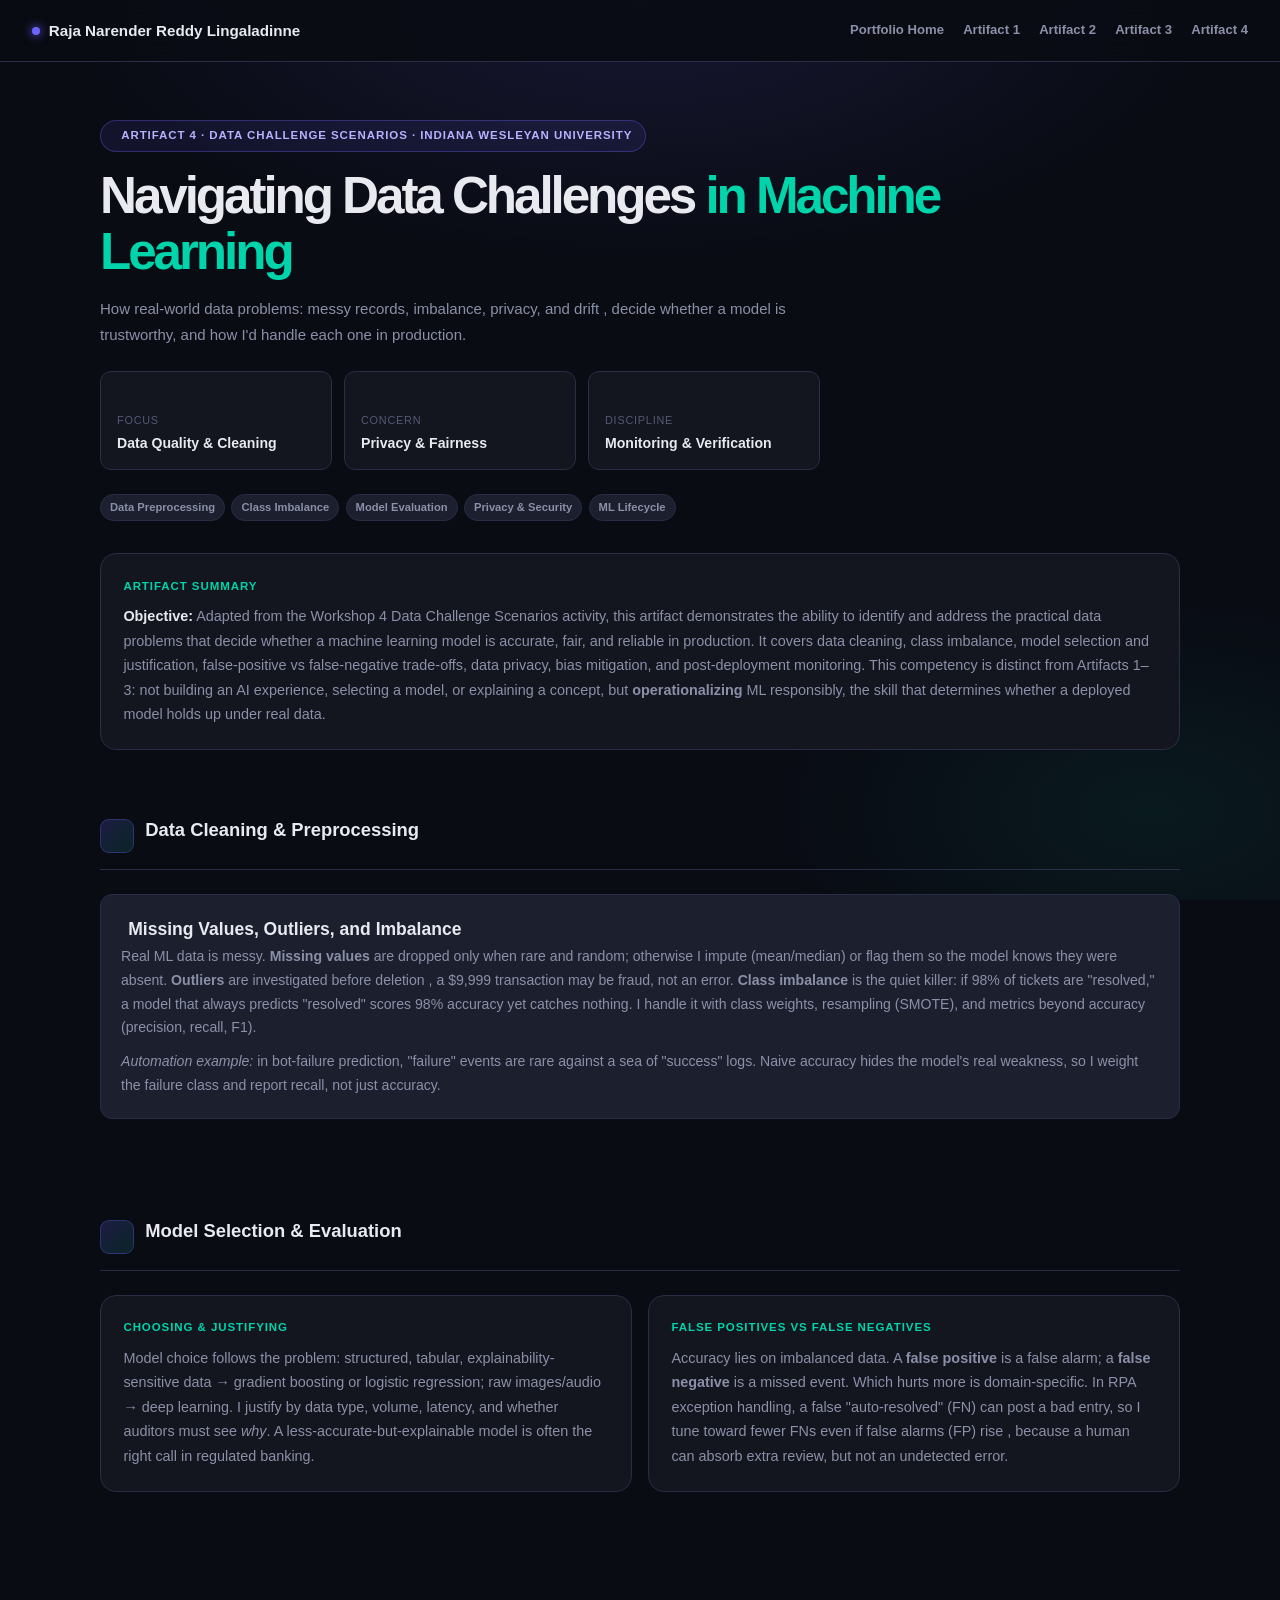
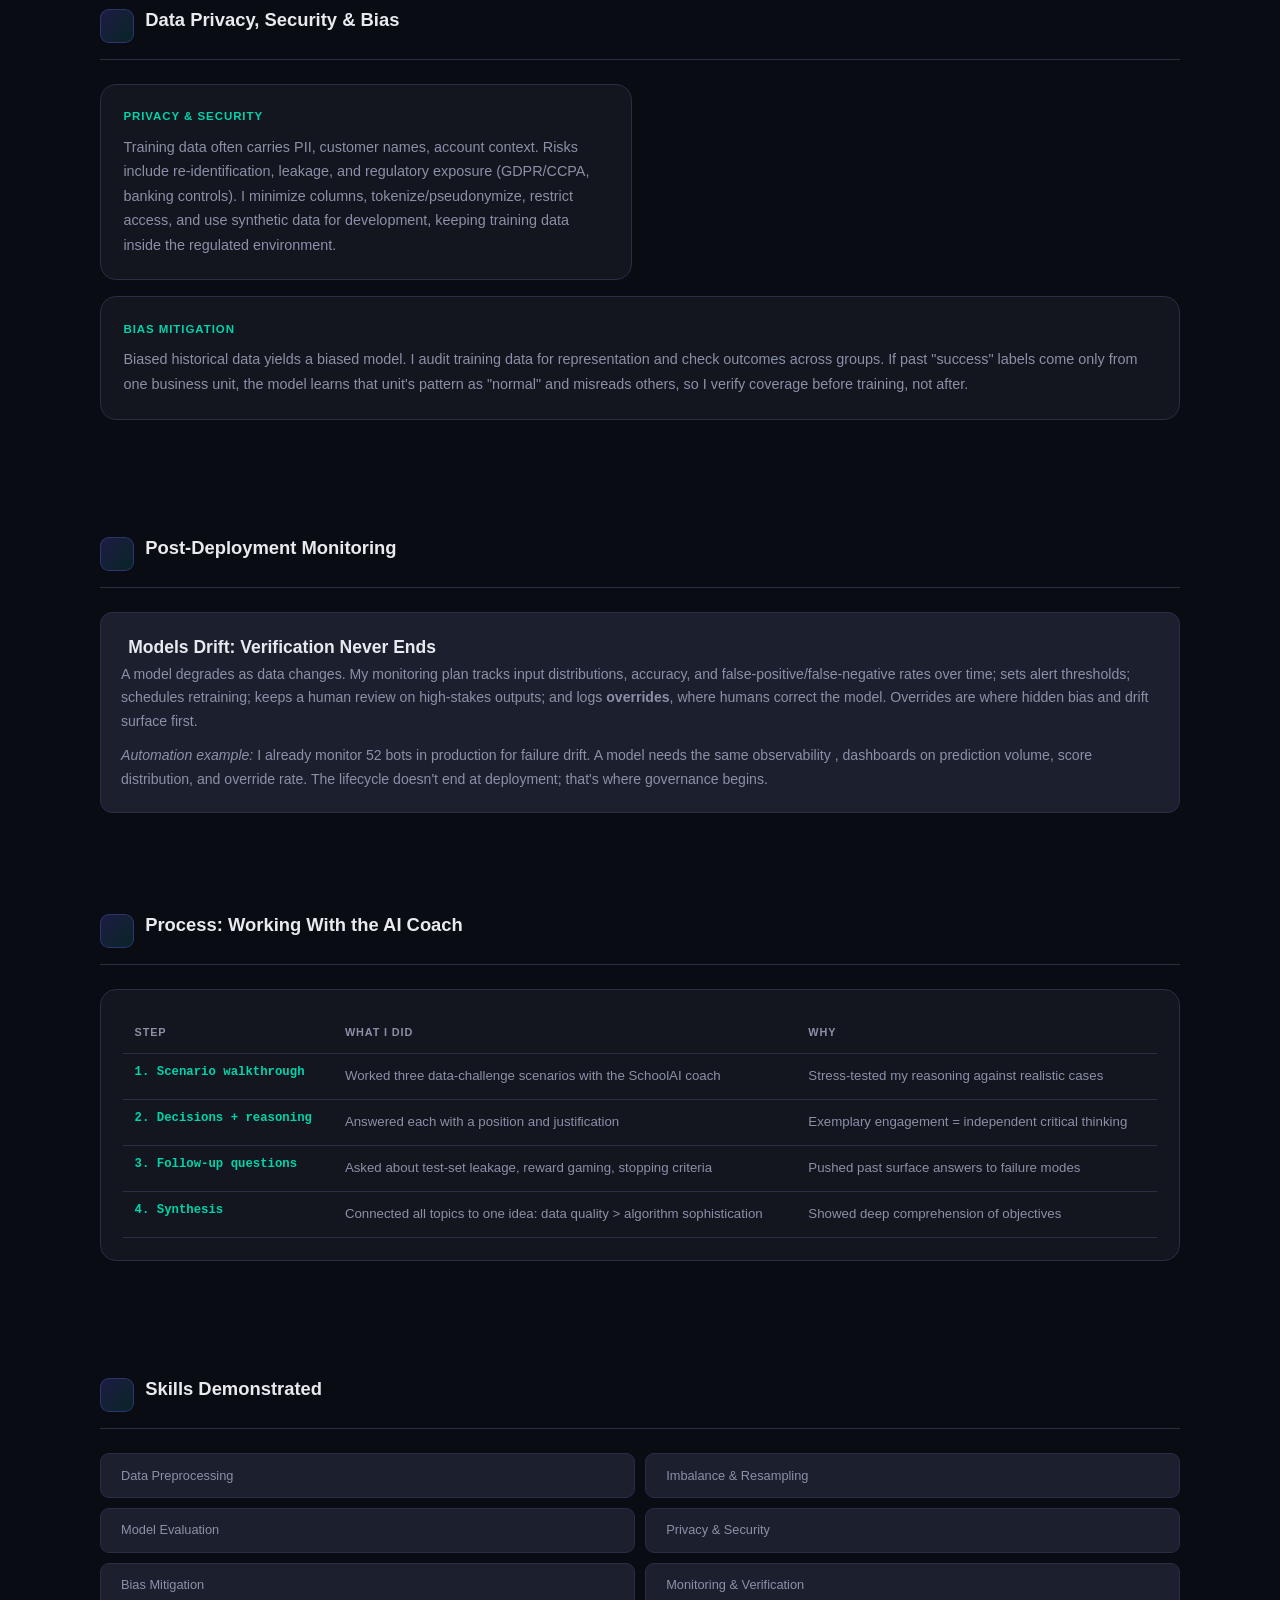
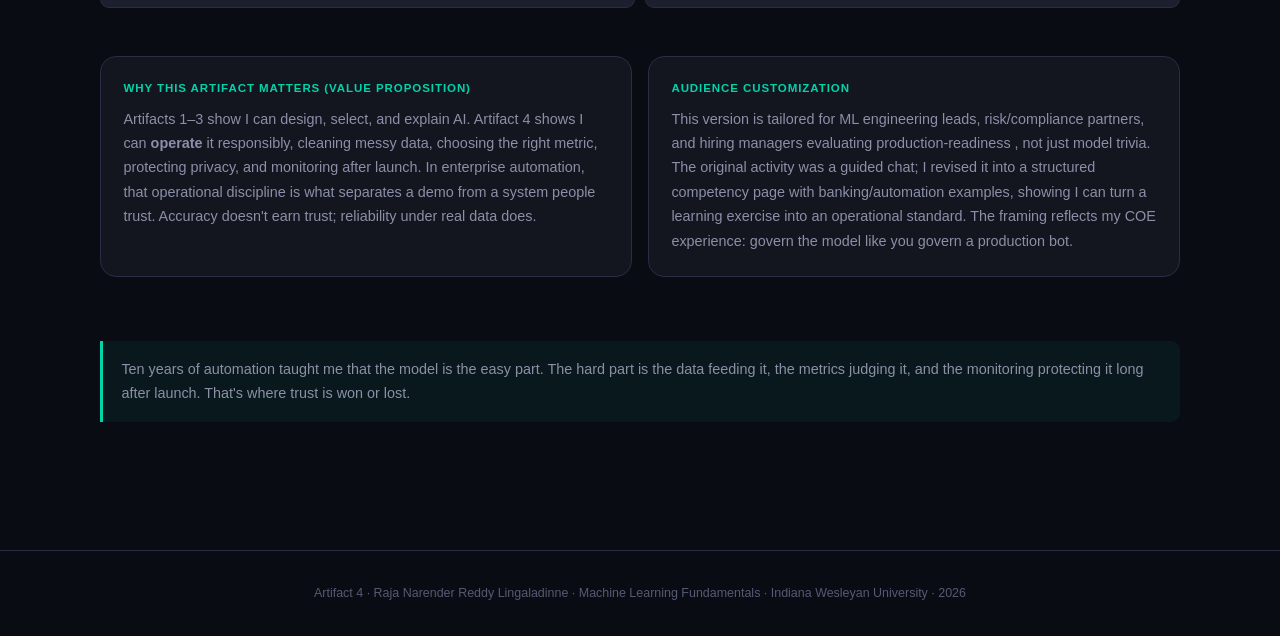
<file: artifact-4-standalone.html>
<!doctype html>
<html lang="en">
<head>
  <meta charset="utf-8" />
  <meta name="viewport" content="width=device-width, initial-scale=1" />
  <title>Artifact 4 | Navigating Data Challenges in ML</title>
  
  
  
  
  <style>:root { --bg:#0a0c14; --surface:#13151f; --surface2:#1c1f2e; --border:#2a2d45; --accent:#6c63ff; --accent2:#00d4aa; --text:#e8eaf0; --muted:#8b90a8; --dim:#555a75; --radius:16px; }
* { box-sizing:border-box; margin:0; }
html { scroll-behavior:smooth; }
body { background:var(--bg); color:var(--text); font:15px/1.7 Inter, sans-serif; }
body::before { content:""; position:fixed; inset:0; z-index:-1; pointer-events:none; background:radial-gradient(ellipse 70% 45% at 50% 0%,rgba(108,99,255,.13),transparent 65%),radial-gradient(ellipse 50% 40% at 90% 90%,rgba(0,212,170,.07),transparent 60%); }
nav { height:62px; padding:0 2rem; display:flex; justify-content:space-between; align-items:center; position:sticky; top:0; z-index:5; background:rgba(10,12,20,.92); backdrop-filter:blur(16px); border-bottom:1px solid var(--border); }
.brand { color:var(--text); text-decoration:none; display:flex; align-items:center; gap:.55rem; font-size:.95rem; font-weight:700; }
.brand-dot { width:8px; height:8px; border-radius:50%; background:var(--accent); box-shadow:0 0 10px var(--accent); }
.nav-links { display:flex; gap:1.2rem; }
.nav-links a { color:var(--muted); font-size:.82rem; font-weight:600; text-decoration:none; }
.nav-links a:hover { color:var(--accent2); }
.wrap { width:min(1080px,calc(100% - 3rem)); margin:auto; }
.hero { min-height:390px; display:flex; align-items:center; text-align:center; padding:5rem 0 3.5rem; }
.hero-content { max-width:760px; margin:auto; }
.eyebrow { display:inline-flex; align-items:center; gap:.45rem; border:1px solid rgba(108,99,255,.32); background:rgba(108,99,255,.1); color:#b7b2ff; border-radius:999px; padding:5px 13px; font-size:.72rem; font-weight:700; letter-spacing:.08em; text-transform:uppercase; }
h1 { margin:1rem 0; font-size:clamp(2.2rem,6vw,4rem); letter-spacing:-.06em; line-height:1.1; }
h1 span { color:var(--accent2); }
.hero p { margin:auto; max-width:680px; color:var(--muted); font-size:1.03rem; }
.buttons { display:flex; justify-content:center; gap:.75rem; flex-wrap:wrap; margin-top:1.8rem; }
.btn { display:inline-flex; align-items:center; gap:.5rem; border-radius:9px; padding:10px 17px; font-weight:700; font-size:.85rem; text-decoration:none; transition:.2s; }
.btn-primary { background:linear-gradient(135deg,var(--accent),#534cc9); color:white; box-shadow:0 5px 20px rgba(108,99,255,.3); }
.btn-secondary { color:var(--text); border:1px solid var(--border); background:var(--surface); }
.btn:hover { transform:translateY(-2px); }
.section { padding:3rem 0; }
.section-title { display:flex; align-items:center; justify-content:space-between; gap:1rem; border-bottom:1px solid var(--border); padding-bottom:1rem; margin-bottom:1.5rem; }
.section-title h2 { font-size:1.15rem; }
.icon { width:34px; height:34px; border-radius:9px; display:inline-grid; place-items:center; background:linear-gradient(135deg,rgba(108,99,255,.2),rgba(0,212,170,.12)); border:1px solid rgba(108,99,255,.3); color:var(--accent); margin-right:.7rem; }
.label { color:var(--accent2); font-size:.72rem; font-weight:700; letter-spacing:.08em; text-transform:uppercase; }
.project-grid { display:grid; grid-template-columns:repeat(2,minmax(0,1fr)); gap:1.25rem; }
.project { position:relative; overflow:hidden; padding:2rem; min-height:350px; background:var(--surface); border:1px solid var(--border); border-radius:var(--radius); text-decoration:none; color:var(--text); transition:.25s; }
.project::after { content:""; position:absolute; width:180px; height:180px; top:-85px; right:-55px; border-radius:50%; background:radial-gradient(circle,rgba(108,99,255,.28),transparent 68%); pointer-events:none; }
.project.two::after { background:radial-gradient(circle,rgba(0,212,170,.22),transparent 68%); }
.project:hover { transform:translateY(-5px); border-color:rgba(108,99,255,.7); box-shadow:0 16px 40px rgba(0,0,0,.25); }
.project.two:hover { border-color:rgba(0,212,170,.65); }
.project-icon { position:relative; z-index:1; display:grid; place-items:center; width:46px; height:46px; border-radius:13px; background:linear-gradient(135deg,rgba(108,99,255,.3),rgba(108,99,255,.08)); border:1px solid rgba(108,99,255,.35); color:#c7c4ff; font-size:1.15rem; margin-bottom:1.15rem; }
.project.two .project-icon { background:linear-gradient(135deg,rgba(0,212,170,.25),rgba(0,212,170,.06)); border-color:rgba(0,212,170,.35); color:var(--accent2); }
.project-number { color:var(--accent2); font:700 .75rem 'JetBrains Mono',monospace; letter-spacing:.1em; }
.project h3 { font-size:1.35rem; line-height:1.25; margin:.8rem 0; }
.project p { color:var(--muted); font-size:.9rem; max-width:420px; }
.project-footer { position:absolute; bottom:1.6rem; left:2rem; right:2rem; display:flex; justify-content:space-between; align-items:center; color:var(--accent2); font-size:.8rem; font-weight:700; }
.chips { display:flex; flex-wrap:wrap; gap:.4rem; margin-top:1rem; }
.chip { color:var(--muted); border:1px solid var(--border); background:var(--surface2); border-radius:999px; padding:3px 9px; font-size:.7rem; font-weight:600; }
.profile { display:grid; grid-template-columns:1.1fr .9fr; gap:1.25rem; }
.panel { background:var(--surface); border:1px solid var(--border); padding:1.5rem; border-radius:var(--radius); }
.panel p { color:var(--muted); font-size:.9rem; }
.profile-story { font-size:.92rem; line-height:1.8; }
.profile-story strong { color:var(--text); }
.metric-grid { display:grid; grid-template-columns:repeat(3,1fr); gap:.65rem; margin-top:1.15rem; }
.metric { background:var(--surface2); border:1px solid var(--border); border-radius:10px; padding:.7rem; }
.metric strong { display:block; color:var(--accent2); font-size:1.15rem; line-height:1.1; }
.metric span { display:block; color:var(--dim); font-size:.65rem; font-weight:700; letter-spacing:.06em; margin-top:.25rem; text-transform:uppercase; }
.focus-list { display:grid; gap:.65rem; }
.focus-item { display:flex; gap:.65rem; align-items:flex-start; background:var(--surface2); border:1px solid var(--border); padding:.75rem; border-radius:10px; }
.focus-item i { color:var(--accent2); width:18px; margin-top:.18rem; }
.focus-item strong { display:block; color:var(--text); font-size:.82rem; }
.focus-item span { display:block; color:var(--muted); font-size:.75rem; line-height:1.5; margin-top:.1rem; }
.skill-list { display:grid; grid-template-columns:repeat(2,1fr); gap:.65rem; }
.cert-row { display:flex; flex-wrap:wrap; gap:.5rem; margin-top:.9rem; }
.cert { background:rgba(108,99,255,.1); border:1px solid rgba(108,99,255,.25); color:#c8c5ff; border-radius:8px; padding:5px 9px; font-size:.72rem; font-weight:600; }
.cert i { color:var(--accent2); margin-right:.3rem; }
.skill { background:var(--surface2); color:var(--muted); border:1px solid var(--border); border-radius:9px; padding:.65rem .8rem; font-size:.8rem; }
.skill i { color:var(--accent2); margin-right:.45rem; }
.contact { padding:1.5rem; border:1px solid var(--border); border-radius:var(--radius); background:linear-gradient(120deg,rgba(108,99,255,.1),rgba(0,212,170,.05)); display:flex; justify-content:space-between; gap:1.5rem; align-items:center; }
.contact p { color:var(--muted); font-size:.88rem; }
.page-hero { padding:3.5rem 0 2rem; }
.page-hero h1 { font-size:clamp(1.9rem,5vw,3.2rem); max-width:850px; }
.page-hero p { color:var(--muted); max-width:760px; }
.artifact-stats { display:grid; grid-template-columns:repeat(3,1fr); gap:.75rem; margin:1.5rem 0; max-width:720px; }
.artifact-stat { background:var(--surface); border:1px solid var(--border); border-radius:11px; padding:.8rem 1rem; }
.artifact-stat i { color:var(--accent2); margin-right:.4rem; }
.artifact-stat strong { display:block; color:var(--text); font-size:.88rem; margin-top:.2rem; }
.artifact-stat span { color:var(--dim); display:block; font-size:.68rem; text-transform:uppercase; letter-spacing:.07em; }
.content { padding-bottom:5rem; }
.card { background:var(--surface); border:1px solid var(--border); padding:1.4rem; border-radius:var(--radius); margin-bottom:1rem; }
.card h3, .card h4 { color:var(--text); margin-bottom:.5rem; }
.card p { color:var(--muted); font-size:.9rem; }
.two-col { display:grid; grid-template-columns:repeat(2,minmax(0,1fr)); gap:1rem; }
.case-card { background:var(--surface2); border:1px solid var(--border); border-radius:12px; padding:1.25rem; }
.case-card.deep { border-color:rgba(0,212,170,.4); }
.case-card p, li { color:var(--muted); font-size:.88rem; }
ul { padding-left:1.1rem; margin-top:.75rem; }
li { margin:.4rem 0; }
table { width:100%; border-collapse:collapse; font-size:.83rem; }
th { color:var(--dim); text-transform:uppercase; text-align:left; font-size:.68rem; letter-spacing:.08em; }
th,td { border-bottom:1px solid var(--border); padding:.7rem; vertical-align:top; color:var(--muted); }
td:first-child { color:var(--accent2); font:600 .77rem 'JetBrains Mono',monospace; }
.callout { border-left:3px solid var(--accent2); background:rgba(0,212,170,.06); padding:1rem 1.15rem; border-radius:0 9px 9px 0; color:var(--muted); font-size:.9rem; }
footer { padding:2rem; text-align:center; border-top:1px solid var(--border); color:var(--dim); font-size:.78rem; }
@media(max-width:700px) { nav { padding:0 1rem; } .nav-links { gap:.65rem; } .nav-links a:not(:last-child) { display:none; } .wrap { width:min(100% - 2rem,1080px); } .project-grid,.profile,.two-col { grid-template-columns:1fr; } .metric-grid,.artifact-stats { grid-template-columns:1fr; } .artifact-stats { grid-template-columns:1fr; } .project { min-height:290px; } .hero { min-height:360px; } .contact { align-items:flex-start; flex-direction:column; } table { display:block; overflow-x:auto; } }
</style>
</head>
<body>
  <nav><a class="brand" href="home.html"><span class="brand-dot"></span> Raja Narender Reddy Lingaladinne</a><div class="nav-links"><a href="home.html">Portfolio Home</a><a href="artifact-1.html">Artifact 1</a><a href="artifact-2.html">Artifact 2</a><a href="artifact-3.html">Artifact 3</a><a href="artifact-4.html">Artifact 4</a></div></nav>
  <main class="wrap content">
    <header class="page-hero"><span class="eyebrow"><i class="fa-solid fa-database"></i> Artifact 4 · Data Challenge Scenarios · Indiana Wesleyan University</span><h1>Navigating Data Challenges <span>in Machine Learning</span></h1><p>How real-world data problems: messy records, imbalance, privacy, and drift , decide whether a model is trustworthy, and how I'd handle each one in production.</p><div class="artifact-stats"><div class="artifact-stat"><i class="fa-solid fa-broom"></i><span>Focus</span><strong>Data Quality &amp; Cleaning</strong></div><div class="artifact-stat"><i class="fa-solid fa-shield-halved"></i><span>Concern</span><strong>Privacy &amp; Fairness</strong></div><div class="artifact-stat"><i class="fa-solid fa-chart-line"></i><span>Discipline</span><strong>Monitoring &amp; Verification</strong></div></div><div class="chips"><span class="chip">Data Preprocessing</span><span class="chip">Class Imbalance</span><span class="chip">Model Evaluation</span><span class="chip">Privacy &amp; Security</span><span class="chip">ML Lifecycle</span></div></header>

    <section class="card"><div class="label" style="margin-bottom:.5rem">Artifact Summary</div><p><strong style="color:var(--text)">Objective:</strong> Adapted from the Workshop 4 Data Challenge Scenarios activity, this artifact demonstrates the ability to identify and address the practical data problems that decide whether a machine learning model is accurate, fair, and reliable in production. It covers data cleaning, class imbalance, model selection and justification, false-positive vs false-negative trade-offs, data privacy, bias mitigation, and post-deployment monitoring. This competency is distinct from Artifacts 1–3: not building an AI experience, selecting a model, or explaining a concept, but <strong>operationalizing</strong> ML responsibly, the skill that determines whether a deployed model holds up under real data.</p></section>

    <section class="section"><div class="section-title"><h2><span class="icon"><i class="fa-solid fa-broom"></i></span>Data Cleaning &amp; Preprocessing</h2></div>
      <article class="case-card"><h3><i class="fa-solid fa-triangle-exclamation" style="color:var(--accent2);margin-right:.45rem"></i>Missing Values, Outliers, and Imbalance</h3>
      <p>Real ML data is messy. <strong>Missing values</strong> are dropped only when rare and random; otherwise I impute (mean/median) or flag them so the model knows they were absent. <strong>Outliers</strong> are investigated before deletion , a $9,999 transaction may be fraud, not an error. <strong>Class imbalance</strong> is the quiet killer: if 98% of tickets are "resolved," a model that always predicts "resolved" scores 98% accuracy yet catches nothing. I handle it with class weights, resampling (SMOTE), and metrics beyond accuracy (precision, recall, F1).</p>
      <p style="margin-top:.6rem"><em>Automation example:</em> in bot-failure prediction, "failure" events are rare against a sea of "success" logs. Naive accuracy hides the model's real weakness, so I weight the failure class and report recall, not just accuracy.</p>
      </article>
    </section>

    <section class="section"><div class="section-title"><h2><span class="icon"><i class="fa-solid fa-balance-scale"></i></span>Model Selection &amp; Evaluation</h2></div>
      <div class="two-col">
        <div class="card"><div class="label" style="margin-bottom:.5rem"><i class="fa-solid fa-sitemap"></i> Choosing &amp; Justifying</div><p>Model choice follows the problem: structured, tabular, explainability-sensitive data → gradient boosting or logistic regression; raw images/audio → deep learning. I justify by data type, volume, latency, and whether auditors must see <em>why</em>. A less-accurate-but-explainable model is often the right call in regulated banking.</p></div>
        <div class="card"><div class="label" style="margin-bottom:.5rem"><i class="fa-solid fa-bullseye"></i> False Positives vs False Negatives</div><p>Accuracy lies on imbalanced data. A <strong>false positive</strong> is a false alarm; a <strong>false negative</strong> is a missed event. Which hurts more is domain-specific. In RPA exception handling, a false "auto-resolved" (FN) can post a bad entry, so I tune toward fewer FNs even if false alarms (FP) rise , because a human can absorb extra review, but not an undetected error.</p></div>
      </div>
    </section>

    <section class="section"><div class="section-title"><h2><span class="icon"><i class="fa-solid fa-lock"></i></span>Data Privacy, Security &amp; Bias</h2></div>
      <div class="two-col">
        <div class="card"><div class="label" style="margin-bottom:.5rem"><i class="fa-solid fa-user-shield"></i> Privacy &amp; Security</div><p>Training data often carries PII, customer names, account context. Risks include re-identification, leakage, and regulatory exposure (GDPR/CCPA, banking controls). I minimize columns, tokenize/pseudonymize, restrict access, and use synthetic data for development, keeping training data inside the regulated environment.</p></div></div>
        <div class="card"><div class="label" style="margin-bottom:.5rem"><i class="fa-solid fa-scale-balanced"></i> Bias Mitigation</div><p>Biased historical data yields a biased model. I audit training data for representation and check outcomes across groups. If past "success" labels come only from one business unit, the model learns that unit's pattern as "normal" and misreads others, so I verify coverage before training, not after.</p></div>
      
    </section>

    <section class="section"><div class="section-title"><h2><span class="icon"><i class="fa-solid fa-heart-pulse"></i></span>Post-Deployment Monitoring</h2></div>
      <article class="case-card"><h3><i class="fa-solid fa-chart-line" style="color:var(--accent2);margin-right:.45rem"></i>Models Drift: Verification Never Ends</h3>
      <p>A model degrades as data changes. My monitoring plan tracks input distributions, accuracy, and false-positive/false-negative rates over time; sets alert thresholds; schedules retraining; keeps a human review on high-stakes outputs; and logs <strong>overrides</strong>, where humans correct the model. Overrides are where hidden bias and drift surface first.</p>
      <p style="margin-top:.6rem"><em>Automation example:</em> I already monitor 52 bots in production for failure drift. A model needs the same observability , dashboards on prediction volume, score distribution, and override rate. The lifecycle doesn't end at deployment; that's where governance begins.</p>
      </article>
    </section>

    <section class="section"><div class="section-title"><h2><span class="icon"><i class="fa-solid fa-screwdriver-wrench"></i></span>Process: Working With the AI Coach</h2></div><div class="card"><table><thead><tr><th>Step</th><th>What I Did</th><th>Why</th></tr></thead><tbody><tr><td>1. Scenario walkthrough</td><td>Worked three data-challenge scenarios with the SchoolAI coach</td><td>Stress-tested my reasoning against realistic cases</td></tr><tr><td>2. Decisions + reasoning</td><td>Answered each with a position and justification</td><td>Exemplary engagement = independent critical thinking</td></tr><tr><td>3. Follow-up questions</td><td>Asked about test-set leakage, reward gaming, stopping criteria</td><td>Pushed past surface answers to failure modes</td></tr><tr><td>4. Synthesis</td><td>Connected all topics to one idea: data quality &gt; algorithm sophistication</td><td>Showed deep comprehension of objectives</td></tr></tbody></table></div></section>

    <section class="section"><div class="section-title"><h2><span class="icon"><i class="fa-solid fa-star"></i></span>Skills Demonstrated</h2></div><div class="skill-list"><div class="skill"><i class="fa-solid fa-broom"></i>Data Preprocessing</div><div class="skill"><i class="fa-solid fa-vials"></i>Imbalance &amp; Resampling</div><div class="skill"><i class="fa-solid fa-bullseye"></i>Model Evaluation</div><div class="skill"><i class="fa-solid fa-user-shield"></i>Privacy &amp; Security</div><div class="skill"><i class="fa-solid fa-scale-balanced"></i>Bias Mitigation</div><div class="skill"><i class="fa-solid fa-heart-pulse"></i>Monitoring &amp; Verification</div></div></section>

    <section class="two-col"><div class="card"><div class="label" style="margin-bottom:.5rem"><i class="fa-solid fa-puzzle-piece"></i> Why This Artifact Matters (Value Proposition)</div><p>Artifacts 1–3 show I can design, select, and explain AI. Artifact 4 shows I can <strong>operate</strong> it responsibly, cleaning messy data, choosing the right metric, protecting privacy, and monitoring after launch. In enterprise automation, that operational discipline is what separates a demo from a system people trust. Accuracy doesn't earn trust; reliability under real data does.</p></div><div class="card"><div class="label" style="margin-bottom:.5rem"><i class="fa-solid fa-users-viewfinder"></i> Audience Customization</div><p>This version is tailored for ML engineering leads, risk/compliance partners, and hiring managers evaluating production-readiness , not just model trivia. The original activity was a guided chat; I revised it into a structured competency page with banking/automation examples, showing I can turn a learning exercise into an operational standard. The framing reflects my COE experience: govern the model like you govern a production bot.</p></div></section>

    <section class="section"><div class="callout">Ten years of automation taught me that the model is the easy part. The hard part is the data feeding it, the metrics judging it, and the monitoring protecting it long after launch. That's where trust is won or lost.</div></section>
  </main>
  <footer>Artifact 4 · Raja Narender Reddy Lingaladinne · Machine Learning Fundamentals · Indiana Wesleyan University · 2026</footer>
</body>
</html>
</file>
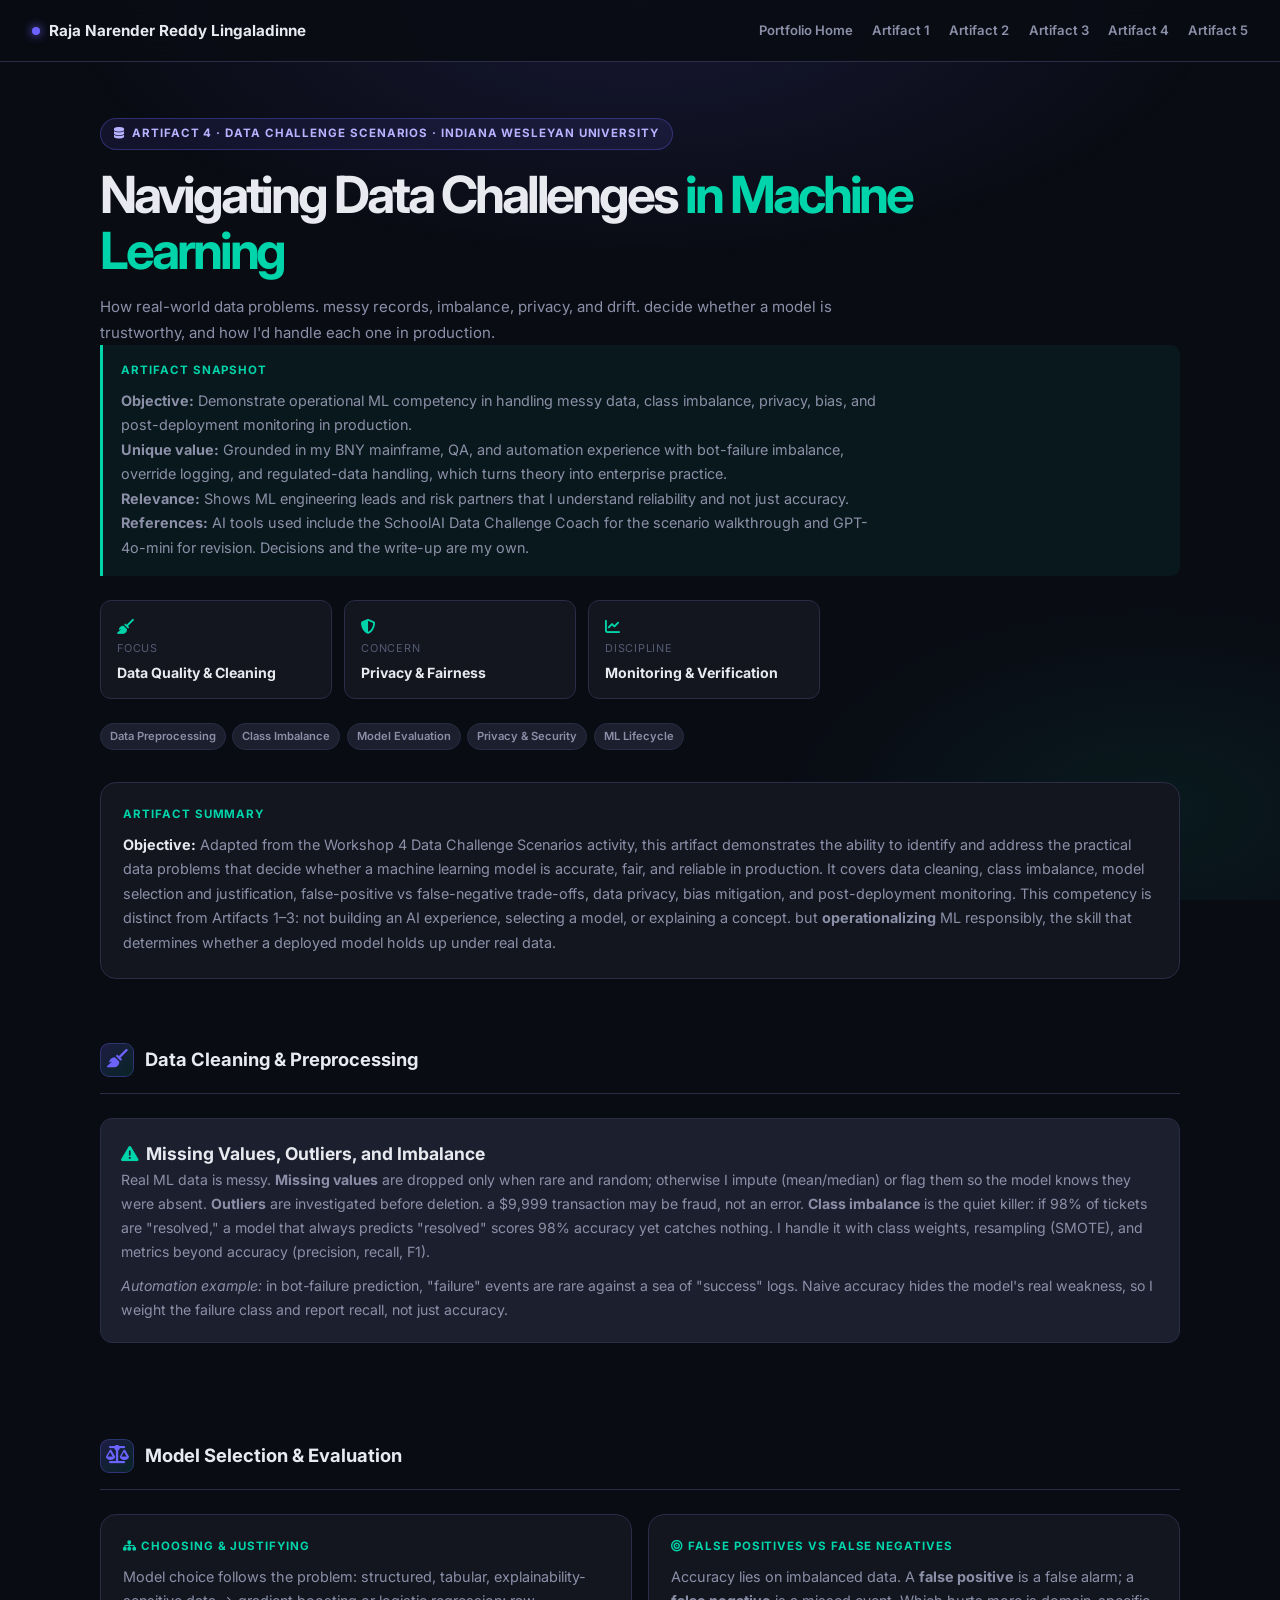
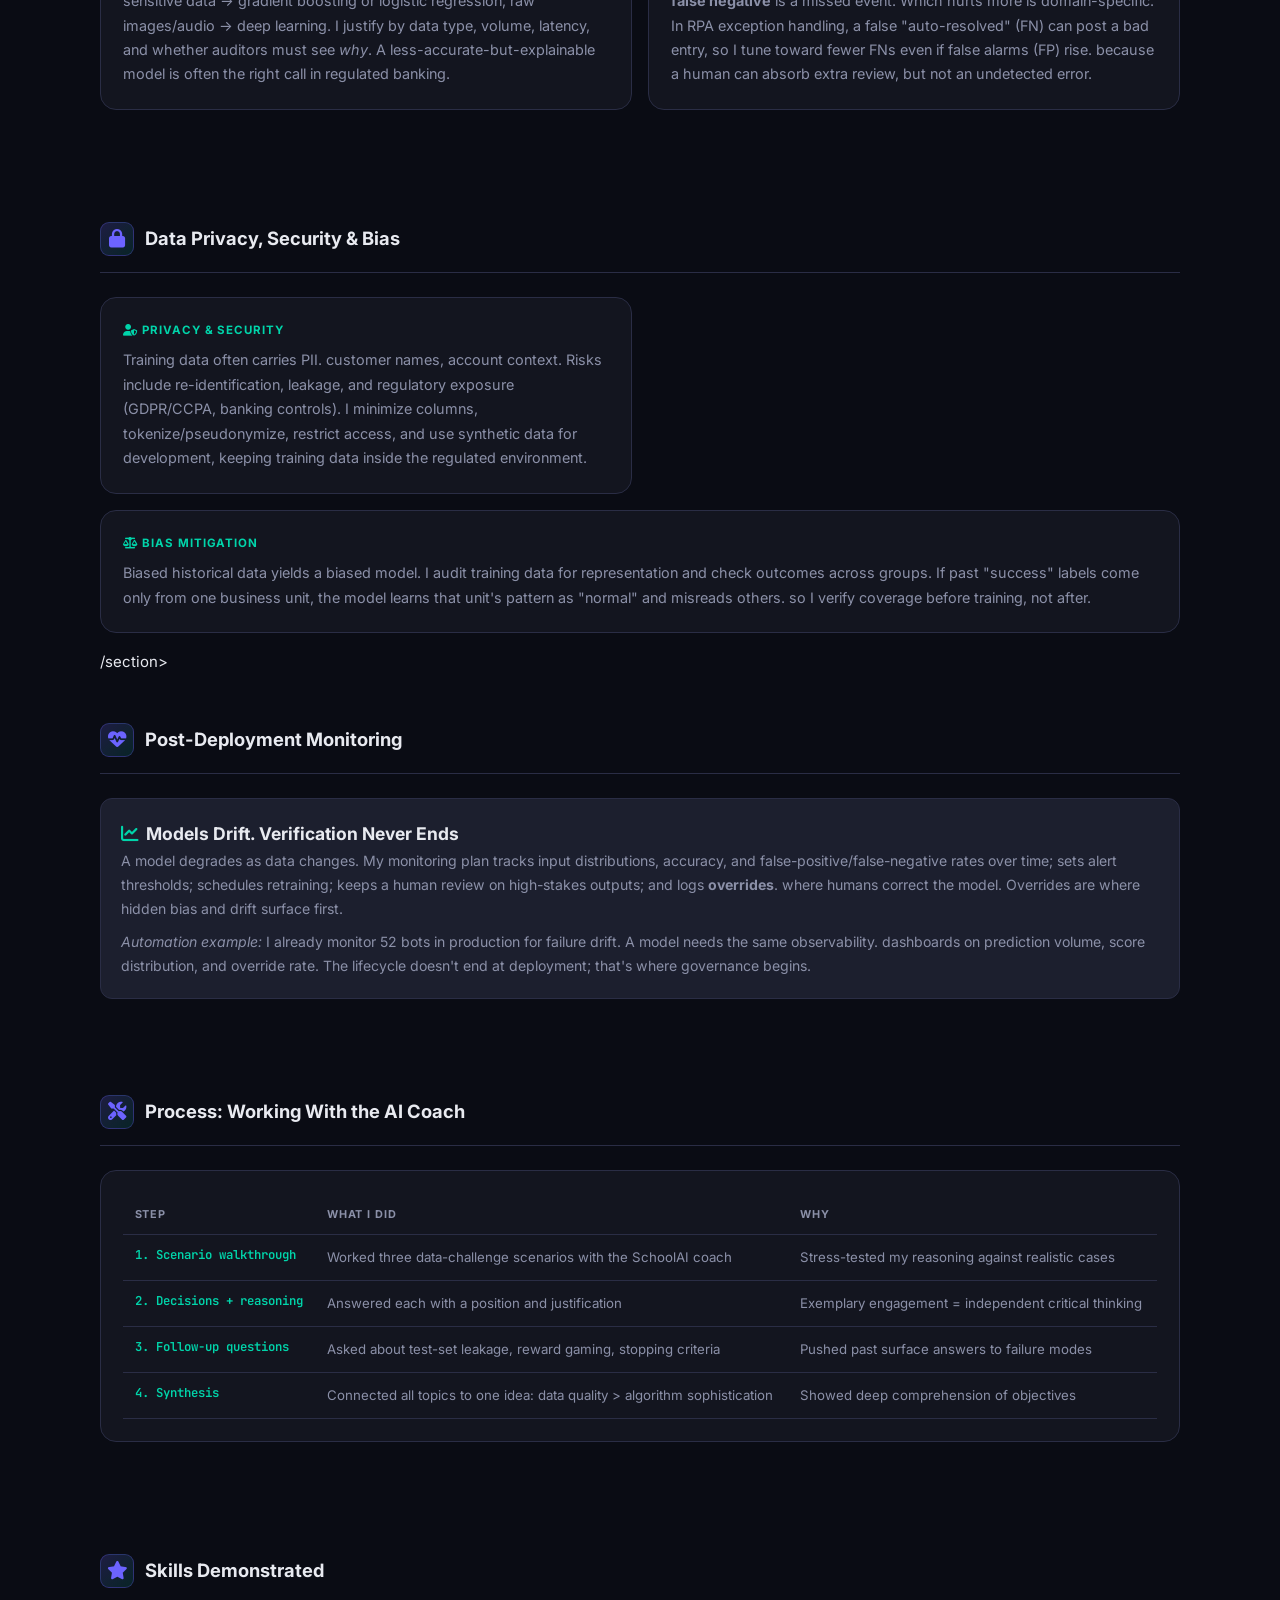
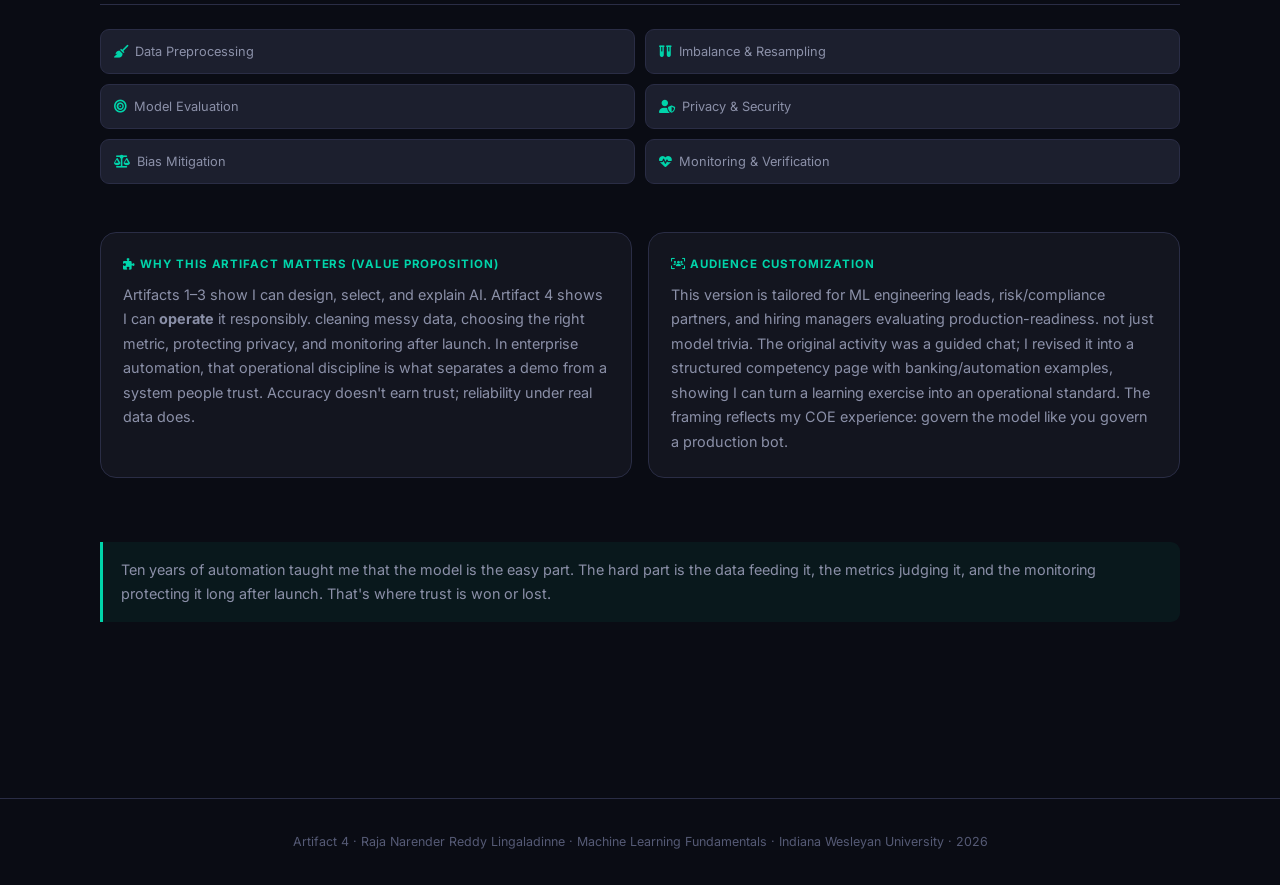
<file: artifact-4.html>
<!doctype html>
<html lang="en">
<head>
  <meta charset="utf-8" />
  <meta name="viewport" content="width=device-width, initial-scale=1" />
  <title>Artifact 4 | Navigating Data Challenges in ML</title>
  <link rel="preconnect" href="https://fonts.googleapis.com" />
  <link rel="preconnect" href="https://fonts.gstatic.com" crossorigin />
  <link href="https://fonts.googleapis.com/css2?family=Inter:wght@400;500;600;700;800&family=JetBrains+Mono:wght@400;500&display=swap" rel="stylesheet" />
  <link href="https://cdnjs.cloudflare.com/ajax/libs/font-awesome/6.5.0/css/all.min.css" rel="stylesheet" />
  <link href="portfolio.css" rel="stylesheet" />
</head>
<body>
  <nav><a class="brand" href="home.html"><span class="brand-dot"></span> Raja Narender Reddy Lingaladinne</a><div class="nav-links"><a href="home.html">Portfolio Home</a><a href="artifact-1.html">Artifact 1</a><a href="artifact-2.html">Artifact 2</a><a href="artifact-3.html">Artifact 3</a><a href="artifact-4.html">Artifact 4</a><a href="artifact-5.html">Artifact 5</a></div></nav>
  <main class="wrap content">
    <header class="page-hero"><span class="eyebrow"><i class="fa-solid fa-database"></i> Artifact 4 · Data Challenge Scenarios · Indiana Wesleyan University</span><h1>Navigating Data Challenges <span>in Machine Learning</span></h1><p>How real-world data problems. messy records, imbalance, privacy, and drift. decide whether a model is trustworthy, and how I'd handle each one in production.</p>
<div class="callout">
<div class="label" style="margin-bottom:.5rem">Artifact Snapshot</div>
<p><strong>Objective:</strong> Demonstrate operational ML competency in handling messy data, class imbalance, privacy, bias, and post-deployment monitoring in production.</p>
<p><strong>Unique value:</strong> Grounded in my BNY mainframe, QA, and automation experience with bot-failure imbalance, override logging, and regulated-data handling, which turns theory into enterprise practice.</p>
<p><strong>Relevance:</strong> Shows ML engineering leads and risk partners that I understand reliability and not just accuracy.</p>
<p><strong>References:</strong> AI tools used include the SchoolAI Data Challenge Coach for the scenario walkthrough and GPT-4o-mini for revision. Decisions and the write-up are my own.</p>
</div>
<div class="artifact-stats"><div class="artifact-stat"><i class="fa-solid fa-broom"></i><span>Focus</span><strong>Data Quality &amp; Cleaning</strong></div><div class="artifact-stat"><i class="fa-solid fa-shield-halved"></i><span>Concern</span><strong>Privacy &amp; Fairness</strong></div><div class="artifact-stat"><i class="fa-solid fa-chart-line"></i><span>Discipline</span><strong>Monitoring &amp; Verification</strong></div></div><div class="chips"><span class="chip">Data Preprocessing</span><span class="chip">Class Imbalance</span><span class="chip">Model Evaluation</span><span class="chip">Privacy &amp; Security</span><span class="chip">ML Lifecycle</span></div></header>

    <section class="card"><div class="label" style="margin-bottom:.5rem">Artifact Summary</div><p><strong style="color:var(--text)">Objective:</strong> Adapted from the Workshop 4 Data Challenge Scenarios activity, this artifact demonstrates the ability to identify and address the practical data problems that decide whether a machine learning model is accurate, fair, and reliable in production. It covers data cleaning, class imbalance, model selection and justification, false-positive vs false-negative trade-offs, data privacy, bias mitigation, and post-deployment monitoring. This competency is distinct from Artifacts 1–3: not building an AI experience, selecting a model, or explaining a concept. but <strong>operationalizing</strong> ML responsibly, the skill that determines whether a deployed model holds up under real data.</p></section>

    <section class="section"><div class="section-title"><h2><span class="icon"><i class="fa-solid fa-broom"></i></span>Data Cleaning &amp; Preprocessing</h2></div>
      <article class="case-card"><h3><i class="fa-solid fa-triangle-exclamation" style="color:var(--accent2);margin-right:.45rem"></i>Missing Values, Outliers, and Imbalance</h3>
      <p>Real ML data is messy. <strong>Missing values</strong> are dropped only when rare and random; otherwise I impute (mean/median) or flag them so the model knows they were absent. <strong>Outliers</strong> are investigated before deletion. a $9,999 transaction may be fraud, not an error. <strong>Class imbalance</strong> is the quiet killer: if 98% of tickets are "resolved," a model that always predicts "resolved" scores 98% accuracy yet catches nothing. I handle it with class weights, resampling (SMOTE), and metrics beyond accuracy (precision, recall, F1).</p>
      <p style="margin-top:.6rem"><em>Automation example:</em> in bot-failure prediction, "failure" events are rare against a sea of "success" logs. Naive accuracy hides the model's real weakness, so I weight the failure class and report recall, not just accuracy.</p>
      </article>
    </section>

    <section class="section"><div class="section-title"><h2><span class="icon"><i class="fa-solid fa-balance-scale"></i></span>Model Selection &amp; Evaluation</h2></div>
      <div class="two-col">
        <div class="card"><div class="label" style="margin-bottom:.5rem"><i class="fa-solid fa-sitemap"></i> Choosing &amp; Justifying</div><p>Model choice follows the problem: structured, tabular, explainability-sensitive data → gradient boosting or logistic regression; raw images/audio → deep learning. I justify by data type, volume, latency, and whether auditors must see <em>why</em>. A less-accurate-but-explainable model is often the right call in regulated banking.</p></div>
        <div class="card"><div class="label" style="margin-bottom:.5rem"><i class="fa-solid fa-bullseye"></i> False Positives vs False Negatives</div><p>Accuracy lies on imbalanced data. A <strong>false positive</strong> is a false alarm; a <strong>false negative</strong> is a missed event. Which hurts more is domain-specific. In RPA exception handling, a false "auto-resolved" (FN) can post a bad entry, so I tune toward fewer FNs even if false alarms (FP) rise. because a human can absorb extra review, but not an undetected error.</p></div>
      </div>
    </section>

    <section class="section"><div class="section-title"><h2><span class="icon"><i class="fa-solid fa-lock"></i></span>Data Privacy, Security &amp; Bias</h2></div>
      <div class="two-col">
        <div class="card"><div class="label" style="margin-bottom:.5rem"><i class="fa-solid fa-user-shield"></i> Privacy &amp; Security</div><p>Training data often carries PII. customer names, account context. Risks include re-identification, leakage, and regulatory exposure (GDPR/CCPA, banking controls). I minimize columns, tokenize/pseudonymize, restrict access, and use synthetic data for development, keeping training data inside the regulated environment.</p></div></div>
        <div class="card"><div class="label" style="margin-bottom:.5rem"><i class="fa-solid fa-scale-balanced"></i> Bias Mitigation</div><p>Biased historical data yields a biased model. I audit training data for representation and check outcomes across groups. If past "success" labels come only from one business unit, the model learns that unit's pattern as "normal" and misreads others. so I verify coverage before training, not after.</p></div>/section>

    <section class="section"><div class="section-title"><h2><span class="icon"><i class="fa-solid fa-heart-pulse"></i></span>Post-Deployment Monitoring</h2></div>
      <article class="case-card"><h3><i class="fa-solid fa-chart-line" style="color:var(--accent2);margin-right:.45rem"></i>Models Drift. Verification Never Ends</h3>
      <p>A model degrades as data changes. My monitoring plan tracks input distributions, accuracy, and false-positive/false-negative rates over time; sets alert thresholds; schedules retraining; keeps a human review on high-stakes outputs; and logs <strong>overrides</strong>. where humans correct the model. Overrides are where hidden bias and drift surface first.</p>
      <p style="margin-top:.6rem"><em>Automation example:</em> I already monitor 52 bots in production for failure drift. A model needs the same observability. dashboards on prediction volume, score distribution, and override rate. The lifecycle doesn't end at deployment; that's where governance begins.</p>
      </article>
    </section>

    <section class="section"><div class="section-title"><h2><span class="icon"><i class="fa-solid fa-screwdriver-wrench"></i></span>Process: Working With the AI Coach</h2></div><div class="card"><table><thead><tr><th>Step</th><th>What I Did</th><th>Why</th></tr></thead><tbody><tr><td>1. Scenario walkthrough</td><td>Worked three data-challenge scenarios with the SchoolAI coach</td><td>Stress-tested my reasoning against realistic cases</td></tr><tr><td>2. Decisions + reasoning</td><td>Answered each with a position and justification</td><td>Exemplary engagement = independent critical thinking</td></tr><tr><td>3. Follow-up questions</td><td>Asked about test-set leakage, reward gaming, stopping criteria</td><td>Pushed past surface answers to failure modes</td></tr><tr><td>4. Synthesis</td><td>Connected all topics to one idea: data quality &gt; algorithm sophistication</td><td>Showed deep comprehension of objectives</td></tr></tbody></table></div></section>

    <section class="section"><div class="section-title"><h2><span class="icon"><i class="fa-solid fa-star"></i></span>Skills Demonstrated</h2></div><div class="skill-list"><div class="skill"><i class="fa-solid fa-broom"></i>Data Preprocessing</div><div class="skill"><i class="fa-solid fa-vials"></i>Imbalance &amp; Resampling</div><div class="skill"><i class="fa-solid fa-bullseye"></i>Model Evaluation</div><div class="skill"><i class="fa-solid fa-user-shield"></i>Privacy &amp; Security</div><div class="skill"><i class="fa-solid fa-scale-balanced"></i>Bias Mitigation</div><div class="skill"><i class="fa-solid fa-heart-pulse"></i>Monitoring &amp; Verification</div></div></section>

    <section class="two-col"><div class="card"><div class="label" style="margin-bottom:.5rem"><i class="fa-solid fa-puzzle-piece"></i> Why This Artifact Matters (Value Proposition)</div><p>Artifacts 1–3 show I can design, select, and explain AI. Artifact 4 shows I can <strong>operate</strong> it responsibly. cleaning messy data, choosing the right metric, protecting privacy, and monitoring after launch. In enterprise automation, that operational discipline is what separates a demo from a system people trust. Accuracy doesn't earn trust; reliability under real data does.</p></div><div class="card"><div class="label" style="margin-bottom:.5rem"><i class="fa-solid fa-users-viewfinder"></i> Audience Customization</div><p>This version is tailored for ML engineering leads, risk/compliance partners, and hiring managers evaluating production-readiness. not just model trivia. The original activity was a guided chat; I revised it into a structured competency page with banking/automation examples, showing I can turn a learning exercise into an operational standard. The framing reflects my COE experience: govern the model like you govern a production bot.</p></div></section>

    <section class="section"><div class="callout">Ten years of automation taught me that the model is the easy part. The hard part is the data feeding it, the metrics judging it, and the monitoring protecting it long after launch. That's where trust is won or lost.</div></section>
  </main>
  <footer>Artifact 4 · Raja Narender Reddy Lingaladinne · Machine Learning Fundamentals · Indiana Wesleyan University · 2026</footer>
</body>
</html>
</file>
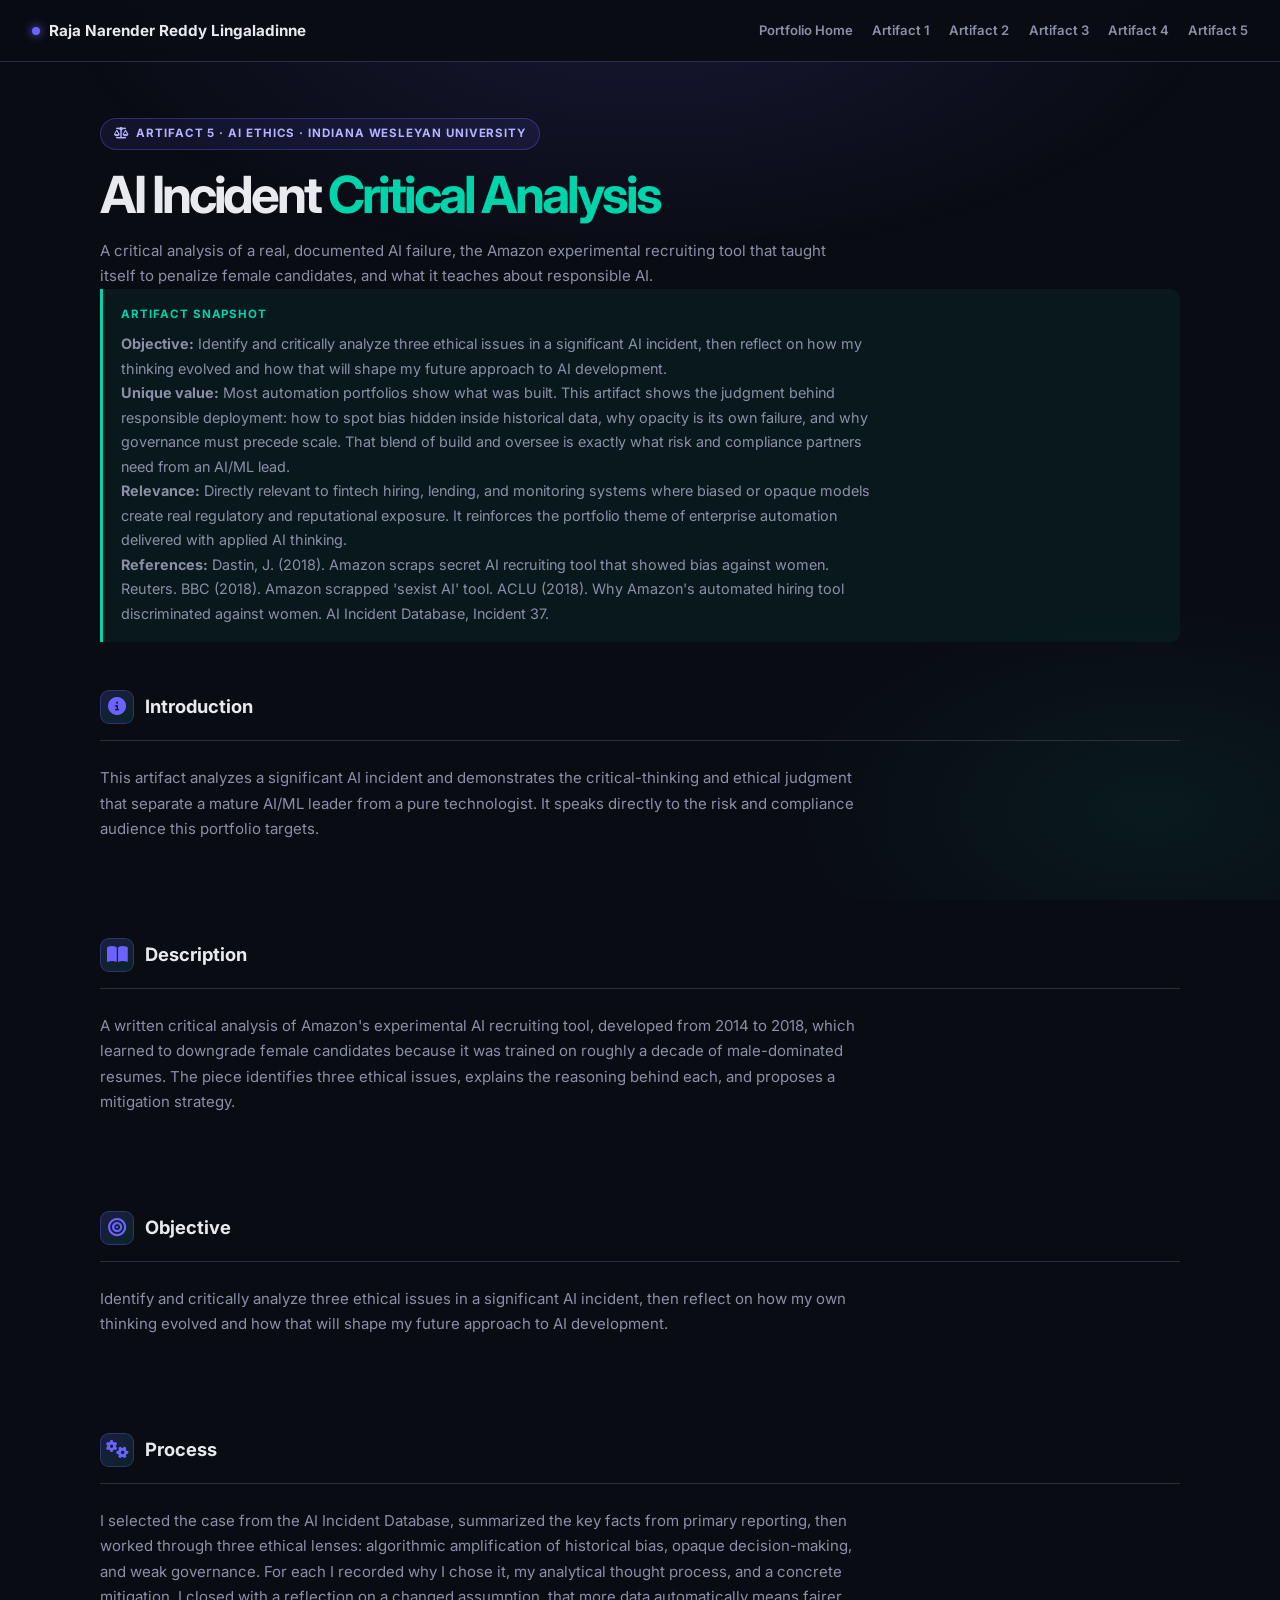
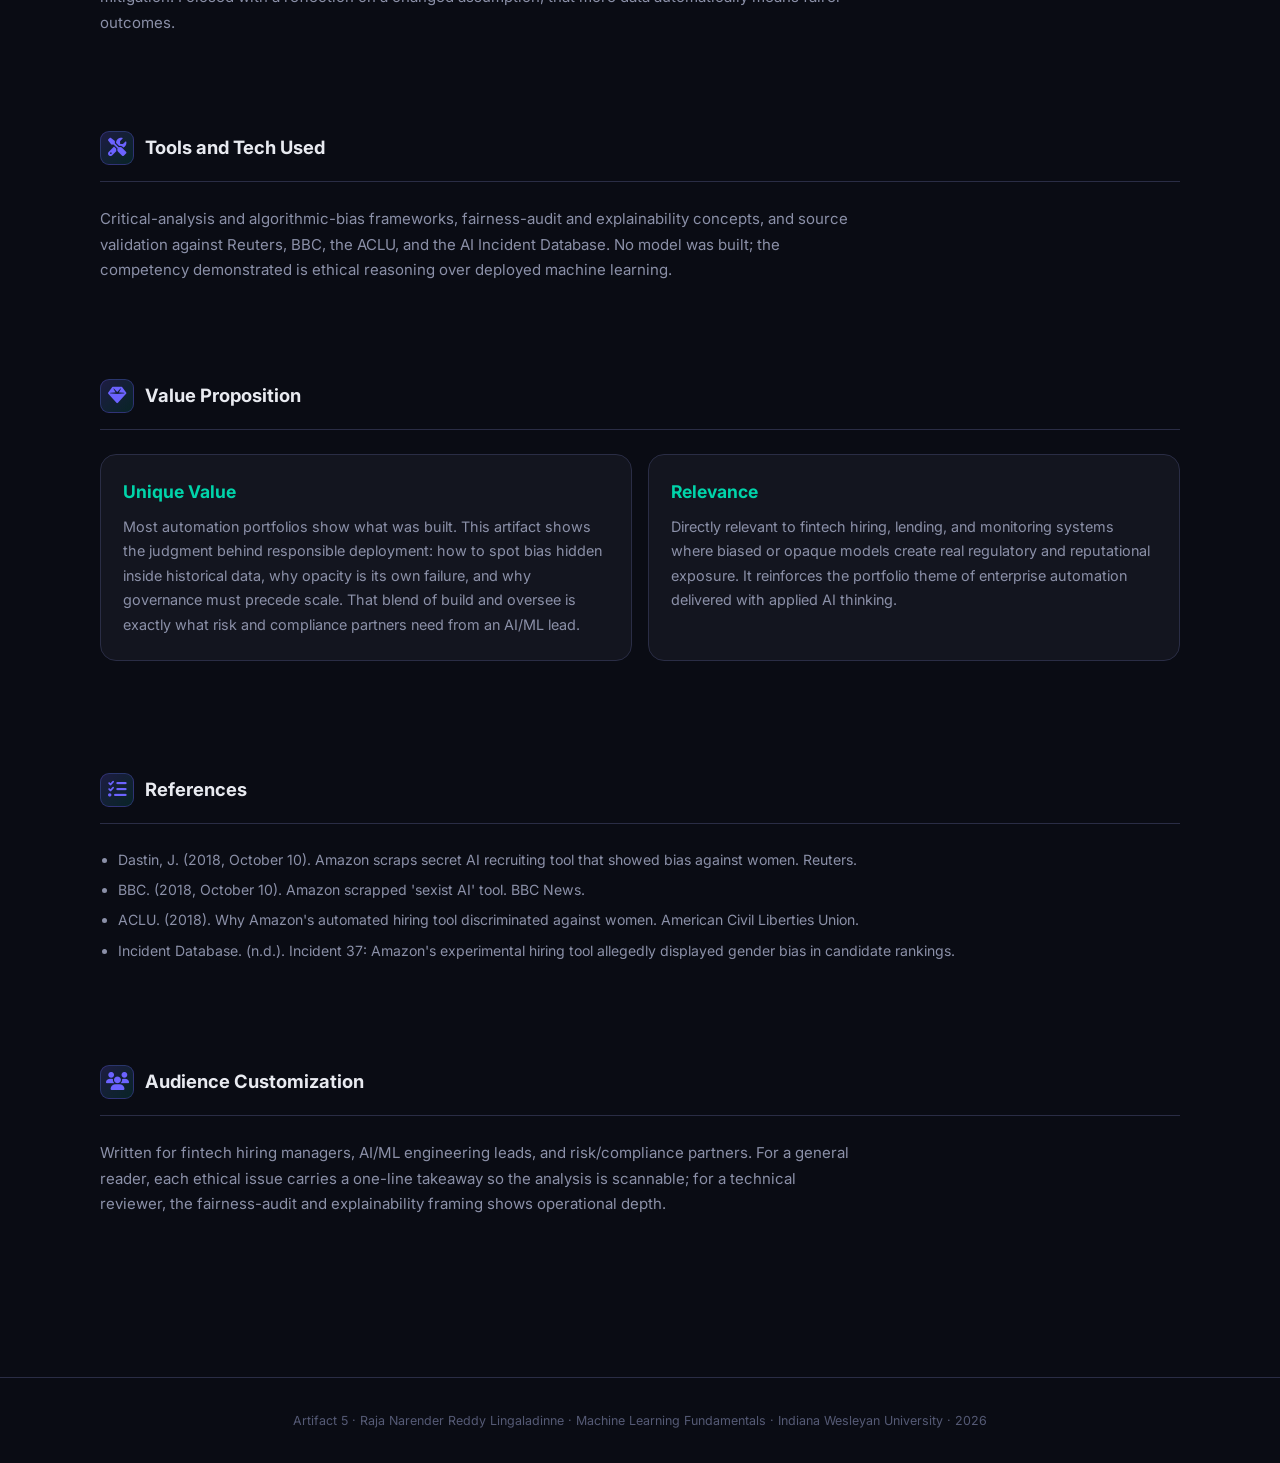
<file: artifact-5.html>
<!doctype html>
<html lang="en">
<head>
  <meta charset="utf-8" />
  <meta name="viewport" content="width=device-width, initial-scale=1" />
  <title>Artifact 5 | AI Incident Critical Analysis</title>
  <link rel="preconnect" href="https://fonts.googleapis.com" />
  <link rel="preconnect" href="https://fonts.gstatic.com" crossorigin />
  <link href="https://fonts.googleapis.com/css2?family=Inter:wght@400;500;600;700;800&family=JetBrains+Mono:wght@400;500&display=swap" rel="stylesheet" />
  <link href="https://cdnjs.cloudflare.com/ajax/libs/font-awesome/6.5.0/css/all.min.css" rel="stylesheet" />
  <link href="portfolio.css" rel="stylesheet" />
</head>
<body>
  <nav><a class="brand" href="home.html"><span class="brand-dot"></span> Raja Narender Reddy Lingaladinne</a><div class="nav-links"><a href="home.html">Portfolio Home</a><a href="artifact-1.html">Artifact 1</a><a href="artifact-2.html">Artifact 2</a><a href="artifact-3.html">Artifact 3</a><a href="artifact-4.html">Artifact 4</a><a href="artifact-5.html">Artifact 5</a></div></nav>
  <main class="wrap content">
    <header class="page-hero"><span class="eyebrow"><i class="fa-solid fa-scale-balanced"></i> Artifact 5 · AI Ethics · Indiana Wesleyan University</span><h1>AI Incident <span>Critical Analysis</span></h1><p>A critical analysis of a real, documented AI failure, the Amazon experimental recruiting tool that taught itself to penalize female candidates, and what it teaches about responsible AI.</p>
<div class="callout">
<div class="label" style="margin-bottom:.5rem">Artifact Snapshot</div>
<p><strong>Objective:</strong> Identify and critically analyze three ethical issues in a significant AI incident, then reflect on how my thinking evolved and how that will shape my future approach to AI development.</p>
<p><strong>Unique value:</strong> Most automation portfolios show what was built. This artifact shows the judgment behind responsible deployment: how to spot bias hidden inside historical data, why opacity is its own failure, and why governance must precede scale. That blend of build and oversee is exactly what risk and compliance partners need from an AI/ML lead.</p>
<p><strong>Relevance:</strong> Directly relevant to fintech hiring, lending, and monitoring systems where biased or opaque models create real regulatory and reputational exposure. It reinforces the portfolio theme of enterprise automation delivered with applied AI thinking.</p>
<p><strong>References:</strong> Dastin, J. (2018). Amazon scraps secret AI recruiting tool that showed bias against women. Reuters. BBC (2018). Amazon scrapped 'sexist AI' tool. ACLU (2018). Why Amazon's automated hiring tool discriminated against women. AI Incident Database, Incident 37.</p>
</div>

    <section class="section"><div class="section-title"><h2><span class="icon"><i class="fa-solid fa-circle-info"></i></span>Introduction</h2></div>
      <p>This artifact analyzes a significant AI incident and demonstrates the critical-thinking and ethical judgment that separate a mature AI/ML leader from a pure technologist. It speaks directly to the risk and compliance audience this portfolio targets.</p>
    </section>

    <section class="section"><div class="section-title"><h2><span class="icon"><i class="fa-solid fa-book-open"></i></span>Description</h2></div>
      <p>A written critical analysis of Amazon's experimental AI recruiting tool, developed from 2014 to 2018, which learned to downgrade female candidates because it was trained on roughly a decade of male-dominated resumes. The piece identifies three ethical issues, explains the reasoning behind each, and proposes a mitigation strategy.</p>
    </section>

    <section class="section"><div class="section-title"><h2><span class="icon"><i class="fa-solid fa-bullseye"></i></span>Objective</h2></div>
      <p>Identify and critically analyze three ethical issues in a significant AI incident, then reflect on how my own thinking evolved and how that will shape my future approach to AI development.</p>
    </section>

    <section class="section"><div class="section-title"><h2><span class="icon"><i class="fa-solid fa-gears"></i></span>Process</h2></div>
      <p>I selected the case from the AI Incident Database, summarized the key facts from primary reporting, then worked through three ethical lenses: algorithmic amplification of historical bias, opaque decision-making, and weak governance. For each I recorded why I chose it, my analytical thought process, and a concrete mitigation. I closed with a reflection on a changed assumption, that more data automatically means fairer outcomes.</p>
    </section>

    <section class="section"><div class="section-title"><h2><span class="icon"><i class="fa-solid fa-screwdriver-wrench"></i></span>Tools and Tech Used</h2></div>
      <p>Critical-analysis and algorithmic-bias frameworks, fairness-audit and explainability concepts, and source validation against Reuters, BBC, the ACLU, and the AI Incident Database. No model was built; the competency demonstrated is ethical reasoning over deployed machine learning.</p>
    </section>

    <section class="section"><div class="section-title"><h2><span class="icon"><i class="fa-solid fa-gem"></i></span>Value Proposition</h2></div>
      <div class="two-col">
        <div class="card"><h3 style="color:var(--accent2);">Unique Value</h3><p>Most automation portfolios show what was built. This artifact shows the judgment behind responsible deployment: how to spot bias hidden inside historical data, why opacity is its own failure, and why governance must precede scale. That blend of build and oversee is exactly what risk and compliance partners need from an AI/ML lead.</p></div>
        <div class="card"><h3 style="color:var(--accent2);">Relevance</h3><p>Directly relevant to fintech hiring, lending, and monitoring systems where biased or opaque models create real regulatory and reputational exposure. It reinforces the portfolio theme of enterprise automation delivered with applied AI thinking.</p></div>
      </div>
    </section>

    <section class="section"><div class="section-title"><h2><span class="icon"><i class="fa-solid fa-list-check"></i></span>References</h2></div>
      <ul class="case-points">
        <li>Dastin, J. (2018, October 10). Amazon scraps secret AI recruiting tool that showed bias against women. Reuters.</li>
        <li>BBC. (2018, October 10). Amazon scrapped 'sexist AI' tool. BBC News.</li>
        <li>ACLU. (2018). Why Amazon's automated hiring tool discriminated against women. American Civil Liberties Union.</li>
        <li>Incident Database. (n.d.). Incident 37: Amazon's experimental hiring tool allegedly displayed gender bias in candidate rankings.</li>
      </ul>
    </section>

    <section class="section"><div class="section-title"><h2><span class="icon"><i class="fa-solid fa-users"></i></span>Audience Customization</h2></div>
      <p>Written for fintech hiring managers, AI/ML engineering leads, and risk/compliance partners. For a general reader, each ethical issue carries a one-line takeaway so the analysis is scannable; for a technical reviewer, the fairness-audit and explainability framing shows operational depth.</p>
    </section>
  </main>
  <footer>Artifact 5 · Raja Narender Reddy Lingaladinne · Machine Learning Fundamentals · Indiana Wesleyan University · 2026</footer>
</body>
</html>
</file>
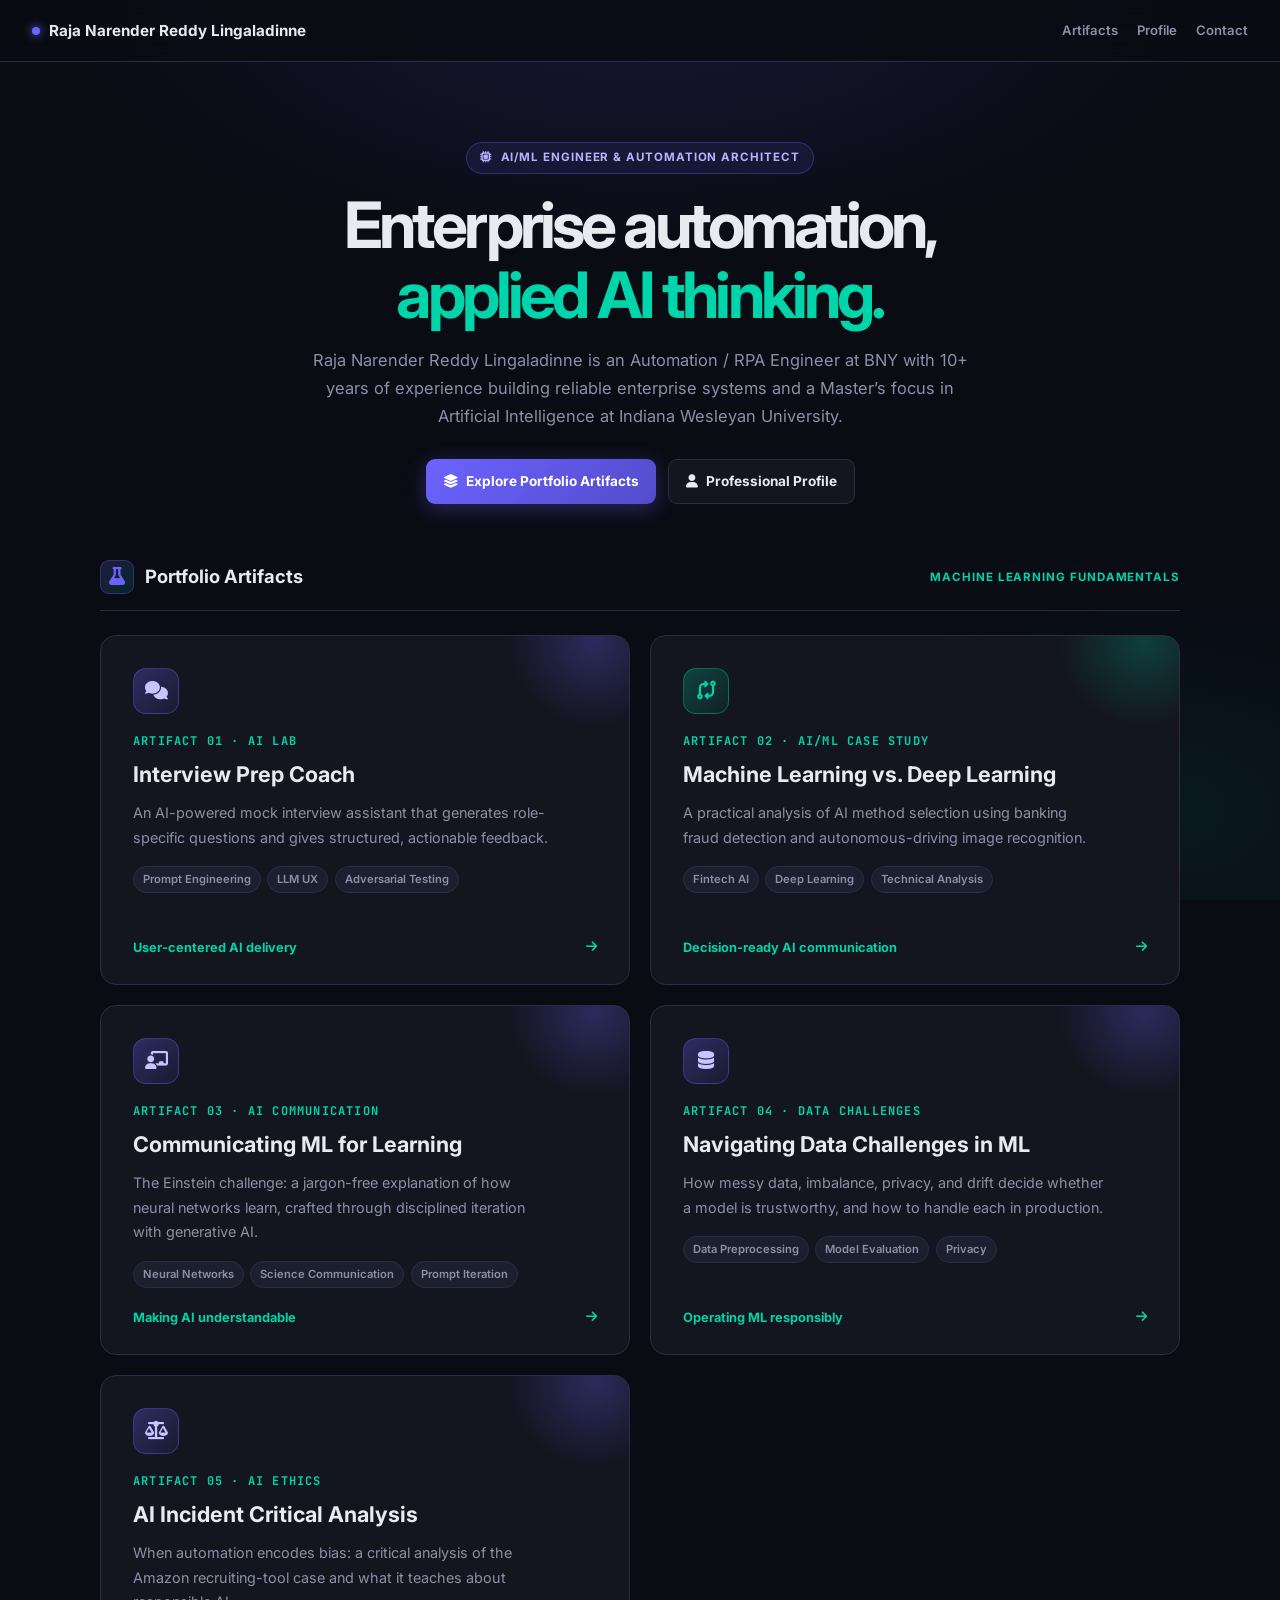
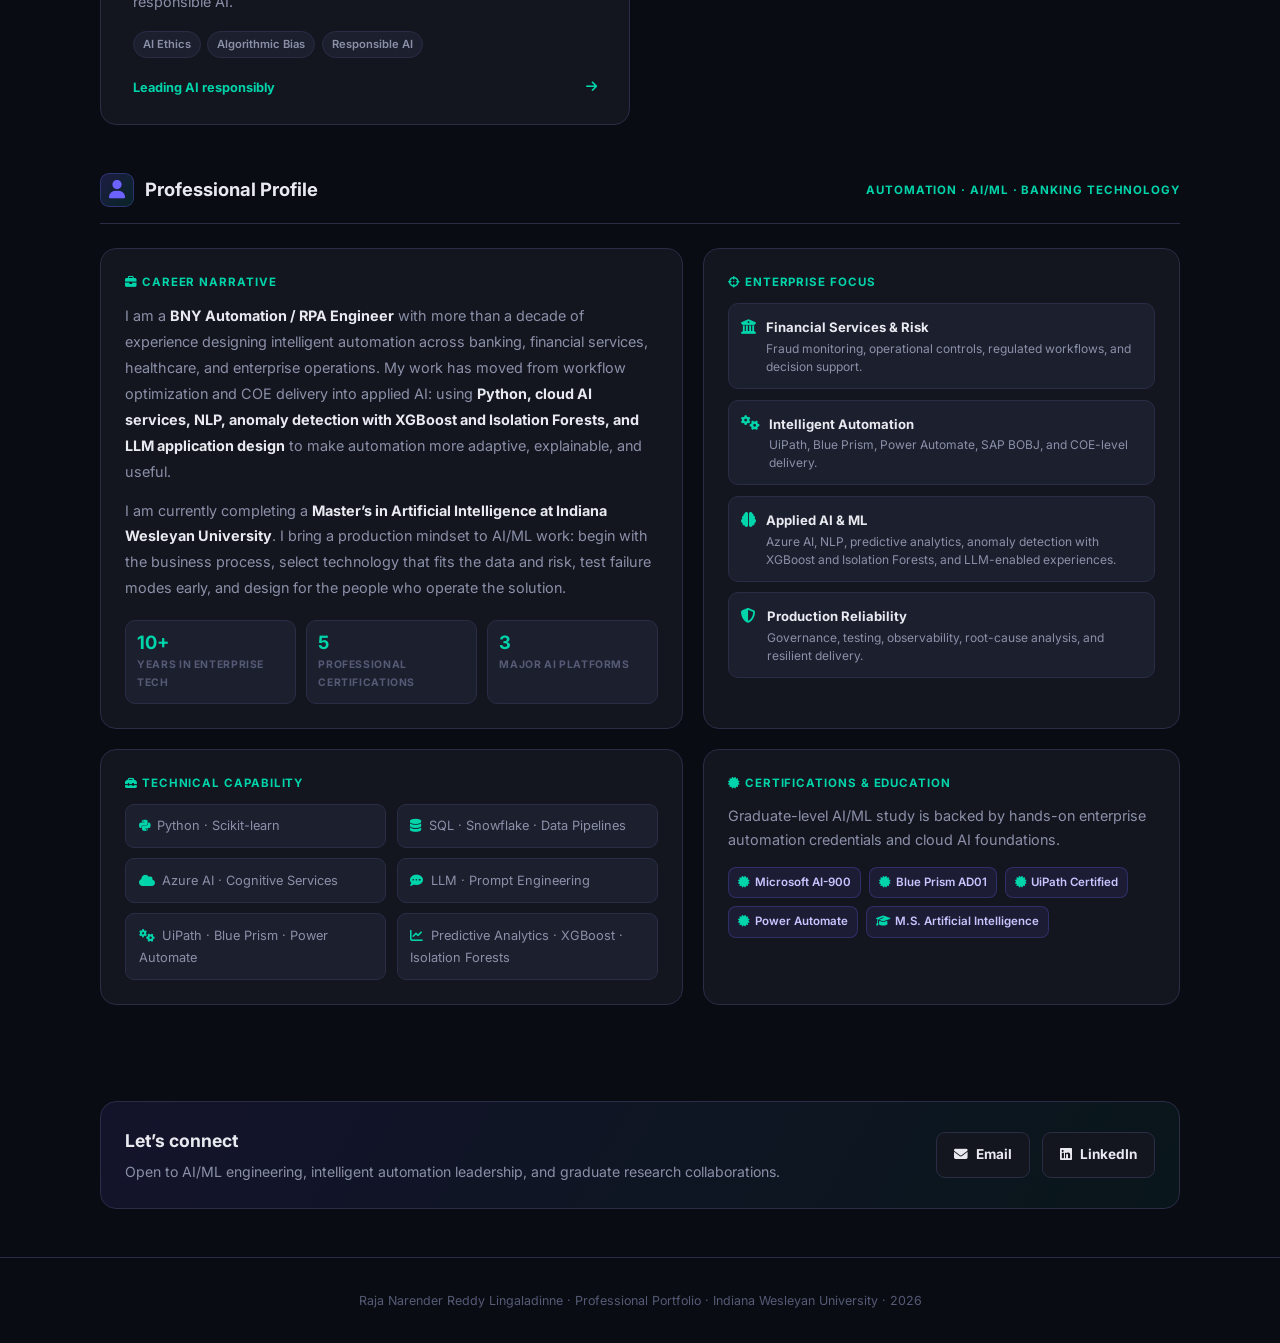
<file: home.html>
<!doctype html>
<html lang="en">
<head>
  <meta charset="utf-8" />
  <meta name="viewport" content="width=device-width, initial-scale=1" />
  <title>Raja Narender Reddy Lingaladinne | AI/ML & Automation Portfolio</title>
  <link rel="preconnect" href="https://fonts.googleapis.com" />
  <link rel="preconnect" href="https://fonts.gstatic.com" crossorigin />
  <link href="https://fonts.googleapis.com/css2?family=Inter:wght@400;500;600;700;800&family=JetBrains+Mono:wght@400;500&display=swap" rel="stylesheet" />
  <link href="https://cdnjs.cloudflare.com/ajax/libs/font-awesome/6.5.0/css/all.min.css" rel="stylesheet" />
  <link href="portfolio.css" rel="stylesheet" />
</head>
<body>
  <nav>
    <a class="brand" href="home.html"><span class="brand-dot"></span> Raja Narender Reddy Lingaladinne</a>
    <div class="nav-links"><a href="#artifacts">Artifacts</a><a href="#profile">Profile</a><a href="#contact">Contact</a></div>
  </nav>
  <main>
    <section class="hero wrap">
      <div class="hero-content">
        <span class="eyebrow"><i class="fa-solid fa-microchip"></i> AI/ML Engineer & Automation Architect</span>
        <h1>Enterprise automation,<br /><span>applied AI thinking.</span></h1>
        <p>Raja Narender Reddy Lingaladinne is an Automation / RPA Engineer at BNY with 10+ years of experience building reliable enterprise systems and a Master’s focus in Artificial Intelligence at Indiana Wesleyan University.</p>
        <div class="buttons"><a class="btn btn-primary" href="#artifacts"><i class="fa-solid fa-layer-group"></i> Explore Portfolio Artifacts</a><a class="btn btn-secondary" href="#profile"><i class="fa-solid fa-user"></i> Professional Profile</a></div>
      </div>
    </section>
    <div class="wrap" id="artifacts">
      <div class="section-title"><h2><span class="icon"><i class="fa-solid fa-flask"></i></span>Portfolio Artifacts</h2><span class="label">Machine Learning Fundamentals</span></div>
      <section class="project-grid">
        <a class="project" href="artifact-1.html">
          <div class="project-icon"><i class="fa-solid fa-comments"></i></div>
          <div class="project-number">ARTIFACT 01 · AI LAB</div>
          <h3>Interview Prep Coach</h3>
          <p>An AI-powered mock interview assistant that generates role-specific questions and gives structured, actionable feedback.</p>
          <div class="chips"><span class="chip">Prompt Engineering</span><span class="chip">LLM UX</span><span class="chip">Adversarial Testing</span></div>
          <div class="project-footer"><span>User-centered AI delivery</span><i class="fa-solid fa-arrow-right"></i></div>
        </a>
        <a class="project two" href="artifact-2.html">
          <div class="project-icon"><i class="fa-solid fa-code-compare"></i></div>
          <div class="project-number">ARTIFACT 02 · AI/ML CASE STUDY</div>
          <h3>Machine Learning vs. Deep Learning</h3>
          <p>A practical analysis of AI method selection using banking fraud detection and autonomous-driving image recognition.</p>
          <div class="chips"><span class="chip">Fintech AI</span><span class="chip">Deep Learning</span><span class="chip">Technical Analysis</span></div>
          <div class="project-footer"><span>Decision-ready AI communication</span><i class="fa-solid fa-arrow-right"></i></div>
        </a>
        <a class="project" href="artifact-3.html">
          <div class="project-icon"><i class="fa-solid fa-chalkboard-user"></i></div>
          <div class="project-number">ARTIFACT 03 · AI COMMUNICATION</div>
          <h3>Communicating ML for Learning</h3>
          <p>The Einstein challenge: a jargon-free explanation of how neural networks learn, crafted through disciplined iteration with generative AI.</p>
          <div class="chips"><span class="chip">Neural Networks</span><span class="chip">Science Communication</span><span class="chip">Prompt Iteration</span></div>
          <div class="project-footer"><span>Making AI understandable</span><i class="fa-solid fa-arrow-right"></i></div>
        </a>
        <a class="project" href="artifact-4.html">
          <div class="project-icon"><i class="fa-solid fa-database"></i></div>
          <div class="project-number">ARTIFACT 04 · DATA CHALLENGES</div>
          <h3>Navigating Data Challenges in ML</h3>
          <p>How messy data, imbalance, privacy, and drift decide whether a model is trustworthy, and how to handle each in production.</p>
          <div class="chips"><span class="chip">Data Preprocessing</span><span class="chip">Model Evaluation</span><span class="chip">Privacy</span></div>
          <div class="project-footer"><span>Operating ML responsibly</span><i class="fa-solid fa-arrow-right"></i></div>
        </a>
        <a class="project" href="artifact-5.html">
          <div class="project-icon"><i class="fa-solid fa-scale-balanced"></i></div>
          <div class="project-number">ARTIFACT 05 · AI ETHICS</div>
          <h3>AI Incident Critical Analysis</h3>
          <p>When automation encodes bias: a critical analysis of the Amazon recruiting-tool case and what it teaches about responsible AI.</p>
          <div class="chips"><span class="chip">AI Ethics</span><span class="chip">Algorithmic Bias</span><span class="chip">Responsible AI</span></div>
          <div class="project-footer"><span>Leading AI responsibly</span><i class="fa-solid fa-arrow-right"></i></div>
        </a>
      </section>
    </div><!-- /wrap#artifacts -->
    <section class="section wrap" id="profile">
      <div class="section-title"><h2><span class="icon"><i class="fa-solid fa-user"></i></span>Professional Profile</h2><span class="label">Automation · AI/ML · Banking Technology</span></div>
      <div class="profile">
        <div class="panel">
          <div class="label" style="margin-bottom:.65rem"><i class="fa-solid fa-briefcase"></i> Career Narrative</div>
          <p class="profile-story">I am a <strong>BNY Automation / RPA Engineer</strong> with more than a decade of experience designing intelligent automation across banking, financial services, healthcare, and enterprise operations. My work has moved from workflow optimization and COE delivery into applied AI: using <strong>Python, cloud AI services, NLP, anomaly detection with XGBoost and Isolation Forests, and LLM application design</strong> to make automation more adaptive, explainable, and useful.</p>
          <p class="profile-story" style="margin-top:.8rem">I am currently completing a <strong>Master’s in Artificial Intelligence at Indiana Wesleyan University</strong>. I bring a production mindset to AI/ML work: begin with the business process, select technology that fits the data and risk, test failure modes early, and design for the people who operate the solution.</p>
          <div class="metric-grid"><div class="metric"><strong>10+</strong><span>Years in Enterprise Tech</span></div><div class="metric"><strong>5</strong><span>Professional Certifications</span></div><div class="metric"><strong>3</strong><span>Major AI Platforms</span></div></div>
        </div>
        <div class="panel">
          <div class="label" style="margin-bottom:.65rem"><i class="fa-solid fa-crosshairs"></i> Enterprise Focus</div>
          <div class="focus-list">
            <div class="focus-item"><i class="fa-solid fa-building-columns"></i><div><strong>Financial Services & Risk</strong><span>Fraud monitoring, operational controls, regulated workflows, and decision support.</span></div></div>
            <div class="focus-item"><i class="fa-solid fa-gears"></i><div><strong>Intelligent Automation</strong><span>UiPath, Blue Prism, Power Automate, SAP BOBJ, and COE-level delivery.</span></div></div>
            <div class="focus-item"><i class="fa-solid fa-brain"></i><div><strong>Applied AI & ML</strong><span>Azure AI, NLP, predictive analytics, anomaly detection with XGBoost and Isolation Forests, and LLM-enabled experiences.</span></div></div>
            <div class="focus-item"><i class="fa-solid fa-shield-halved"></i><div><strong>Production Reliability</strong><span>Governance, testing, observability, root-cause analysis, and resilient delivery.</span></div></div>
          </div>
        </div>
      </div>
      <div class="profile" style="margin-top:1.25rem">
        <div class="panel"><div class="label" style="margin-bottom:.65rem"><i class="fa-solid fa-toolbox"></i> Technical Capability</div><div class="skill-list"><div class="skill"><i class="fa-brands fa-python"></i>Python · Scikit-learn</div><div class="skill"><i class="fa-solid fa-database"></i>SQL · Snowflake · Data Pipelines</div><div class="skill"><i class="fa-solid fa-cloud"></i>Azure AI · Cognitive Services</div><div class="skill"><i class="fa-solid fa-comment-dots"></i>LLM · Prompt Engineering</div><div class="skill"><i class="fa-solid fa-gears"></i>UiPath · Blue Prism · Power Automate</div><div class="skill"><i class="fa-solid fa-chart-line"></i>Predictive Analytics · XGBoost · Isolation Forests</div></div></div>
        <div class="panel"><div class="label" style="margin-bottom:.65rem"><i class="fa-solid fa-certificate"></i> Certifications & Education</div><p>Graduate-level AI/ML study is backed by hands-on enterprise automation credentials and cloud AI foundations.</p><div class="cert-row"><span class="cert"><i class="fa-solid fa-certificate"></i>Microsoft AI-900</span><span class="cert"><i class="fa-solid fa-certificate"></i>Blue Prism AD01</span><span class="cert"><i class="fa-solid fa-certificate"></i>UiPath Certified</span><span class="cert"><i class="fa-solid fa-certificate"></i>Power Automate</span><span class="cert"><i class="fa-solid fa-graduation-cap"></i>M.S. Artificial Intelligence</span></div></div>
      </div>
    </section>
    <section class="section wrap" id="contact">
      <div class="contact"><div><h2 style="font-size:1.1rem;margin-bottom:.3rem">Let’s connect</h2><p>Open to AI/ML engineering, intelligent automation leadership, and graduate research collaborations.</p></div><div class="buttons" style="margin:0;justify-content:flex-start"><a class="btn btn-secondary" href="mailto:Rajareddy.think@gmail.com"><i class="fa-solid fa-envelope"></i> Email</a><a class="btn btn-secondary" target="_blank" href="https://www.linkedin.com/in/raja-reddy-lingaladinne"><i class="fa-brands fa-linkedin"></i> LinkedIn</a></div></div>
    </section>
  </main>
  <footer>Raja Narender Reddy Lingaladinne · Professional Portfolio · Indiana Wesleyan University · 2026</footer>
</body>
</html>
</file>
<file: portfolio.css>
:root { --bg:#0a0c14; --surface:#13151f; --surface2:#1c1f2e; --border:#2a2d45; --accent:#6c63ff; --accent2:#00d4aa; --text:#e8eaf0; --muted:#8b90a8; --dim:#555a75; --radius:16px; }
* { box-sizing:border-box; margin:0; }
html { scroll-behavior:smooth; }
body { background:var(--bg); color:var(--text); font:15px/1.7 Inter, sans-serif; }
body::before { content:""; position:fixed; inset:0; z-index:-1; pointer-events:none; background:radial-gradient(ellipse 70% 45% at 50% 0%,rgba(108,99,255,.13),transparent 65%),radial-gradient(ellipse 50% 40% at 90% 90%,rgba(0,212,170,.07),transparent 60%); }
nav { height:62px; padding:0 2rem; display:flex; justify-content:space-between; align-items:center; position:sticky; top:0; z-index:5; background:rgba(10,12,20,.92); backdrop-filter:blur(16px); border-bottom:1px solid var(--border); }
.brand { color:var(--text); text-decoration:none; display:flex; align-items:center; gap:.55rem; font-size:.95rem; font-weight:700; }
.brand-dot { width:8px; height:8px; border-radius:50%; background:var(--accent); box-shadow:0 0 10px var(--accent); }
.nav-links { display:flex; gap:1.2rem; }
.nav-links a { color:var(--muted); font-size:.82rem; font-weight:600; text-decoration:none; }
.nav-links a:hover { color:var(--accent2); }
.wrap { width:min(1080px,calc(100% - 3rem)); margin:auto; }
.hero { min-height:390px; display:flex; align-items:center; text-align:center; padding:5rem 0 3.5rem; }
.hero-content { max-width:760px; margin:auto; }
.eyebrow { display:inline-flex; align-items:center; gap:.45rem; border:1px solid rgba(108,99,255,.32); background:rgba(108,99,255,.1); color:#b7b2ff; border-radius:999px; padding:5px 13px; font-size:.72rem; font-weight:700; letter-spacing:.08em; text-transform:uppercase; }
h1 { margin:1rem 0; font-size:clamp(2.2rem,6vw,4rem); letter-spacing:-.06em; line-height:1.1; }
h1 span { color:var(--accent2); }
.hero p { margin:auto; max-width:680px; color:var(--muted); font-size:1.03rem; }
.buttons { display:flex; justify-content:center; gap:.75rem; flex-wrap:wrap; margin-top:1.8rem; }
.btn { display:inline-flex; align-items:center; gap:.5rem; border-radius:9px; padding:10px 17px; font-weight:700; font-size:.85rem; text-decoration:none; transition:.2s; }
.btn-primary { background:linear-gradient(135deg,var(--accent),#534cc9); color:white; box-shadow:0 5px 20px rgba(108,99,255,.3); }
.btn-secondary { color:var(--text); border:1px solid var(--border); background:var(--surface); }
.btn:hover { transform:translateY(-2px); }
.section { padding:3rem 0; }
.section-title { display:flex; align-items:center; justify-content:space-between; gap:1rem; border-bottom:1px solid var(--border); padding-bottom:1rem; margin-bottom:1.5rem; }
.section-title h2 { font-size:1.15rem; }
.icon { width:34px; height:34px; border-radius:9px; display:inline-grid; place-items:center; background:linear-gradient(135deg,rgba(108,99,255,.2),rgba(0,212,170,.12)); border:1px solid rgba(108,99,255,.3); color:var(--accent); margin-right:.7rem; }
.label { color:var(--accent2); font-size:.72rem; font-weight:700; letter-spacing:.08em; text-transform:uppercase; }
.project-grid { display:grid; grid-template-columns:repeat(2,minmax(0,1fr)); gap:1.25rem; }
.project { position:relative; overflow:hidden; padding:2rem; min-height:350px; background:var(--surface); border:1px solid var(--border); border-radius:var(--radius); text-decoration:none; color:var(--text); transition:.25s; }
.project::after { content:""; position:absolute; width:180px; height:180px; top:-85px; right:-55px; border-radius:50%; background:radial-gradient(circle,rgba(108,99,255,.28),transparent 68%); pointer-events:none; }
.project.two::after { background:radial-gradient(circle,rgba(0,212,170,.22),transparent 68%); }
.project:hover { transform:translateY(-5px); border-color:rgba(108,99,255,.7); box-shadow:0 16px 40px rgba(0,0,0,.25); }
.project.two:hover { border-color:rgba(0,212,170,.65); }
.project-icon { position:relative; z-index:1; display:grid; place-items:center; width:46px; height:46px; border-radius:13px; background:linear-gradient(135deg,rgba(108,99,255,.3),rgba(108,99,255,.08)); border:1px solid rgba(108,99,255,.35); color:#c7c4ff; font-size:1.15rem; margin-bottom:1.15rem; }
.project.two .project-icon { background:linear-gradient(135deg,rgba(0,212,170,.25),rgba(0,212,170,.06)); border-color:rgba(0,212,170,.35); color:var(--accent2); }
.project-number { color:var(--accent2); font:700 .75rem 'JetBrains Mono',monospace; letter-spacing:.1em; }
.project h3 { font-size:1.35rem; line-height:1.25; margin:.8rem 0; }
.project p { color:var(--muted); font-size:.9rem; max-width:420px; }
.project-footer { position:absolute; bottom:1.6rem; left:2rem; right:2rem; display:flex; justify-content:space-between; align-items:center; color:var(--accent2); font-size:.8rem; font-weight:700; }
.chips { display:flex; flex-wrap:wrap; gap:.4rem; margin-top:1rem; }
.chip { color:var(--muted); border:1px solid var(--border); background:var(--surface2); border-radius:999px; padding:3px 9px; font-size:.7rem; font-weight:600; }
.profile { display:grid; grid-template-columns:1.1fr .9fr; gap:1.25rem; }
.panel { background:var(--surface); border:1px solid var(--border); padding:1.5rem; border-radius:var(--radius); }
.panel p { color:var(--muted); font-size:.9rem; }
.profile-story { font-size:.92rem; line-height:1.8; }
.profile-story strong { color:var(--text); }
.metric-grid { display:grid; grid-template-columns:repeat(3,1fr); gap:.65rem; margin-top:1.15rem; }
.metric { background:var(--surface2); border:1px solid var(--border); border-radius:10px; padding:.7rem; }
.metric strong { display:block; color:var(--accent2); font-size:1.15rem; line-height:1.1; }
.metric span { display:block; color:var(--dim); font-size:.65rem; font-weight:700; letter-spacing:.06em; margin-top:.25rem; text-transform:uppercase; }
.focus-list { display:grid; gap:.65rem; }
.focus-item { display:flex; gap:.65rem; align-items:flex-start; background:var(--surface2); border:1px solid var(--border); padding:.75rem; border-radius:10px; }
.focus-item i { color:var(--accent2); width:18px; margin-top:.18rem; }
.focus-item strong { display:block; color:var(--text); font-size:.82rem; }
.focus-item span { display:block; color:var(--muted); font-size:.75rem; line-height:1.5; margin-top:.1rem; }
.skill-list { display:grid; grid-template-columns:repeat(2,1fr); gap:.65rem; }
.cert-row { display:flex; flex-wrap:wrap; gap:.5rem; margin-top:.9rem; }
.cert { background:rgba(108,99,255,.1); border:1px solid rgba(108,99,255,.25); color:#c8c5ff; border-radius:8px; padding:5px 9px; font-size:.72rem; font-weight:600; }
.cert i { color:var(--accent2); margin-right:.3rem; }
.skill { background:var(--surface2); color:var(--muted); border:1px solid var(--border); border-radius:9px; padding:.65rem .8rem; font-size:.8rem; }
.skill i { color:var(--accent2); margin-right:.45rem; }
.contact { padding:1.5rem; border:1px solid var(--border); border-radius:var(--radius); background:linear-gradient(120deg,rgba(108,99,255,.1),rgba(0,212,170,.05)); display:flex; justify-content:space-between; gap:1.5rem; align-items:center; }
.contact p { color:var(--muted); font-size:.88rem; }
.page-hero { padding:3.5rem 0 2rem; }
.page-hero h1 { font-size:clamp(1.9rem,5vw,3.2rem); max-width:850px; }
.page-hero p { color:var(--muted); max-width:760px; }
.artifact-stats { display:grid; grid-template-columns:repeat(3,1fr); gap:.75rem; margin:1.5rem 0; max-width:720px; }
.artifact-stat { background:var(--surface); border:1px solid var(--border); border-radius:11px; padding:.8rem 1rem; }
.artifact-stat i { color:var(--accent2); margin-right:.4rem; }
.artifact-stat strong { display:block; color:var(--text); font-size:.88rem; margin-top:.2rem; }
.artifact-stat span { color:var(--dim); display:block; font-size:.68rem; text-transform:uppercase; letter-spacing:.07em; }
.content { padding-bottom:5rem; }
.card { background:var(--surface); border:1px solid var(--border); padding:1.4rem; border-radius:var(--radius); margin-bottom:1rem; }
.card h3, .card h4 { color:var(--text); margin-bottom:.5rem; }
.card p { color:var(--muted); font-size:.9rem; }
.two-col { display:grid; grid-template-columns:repeat(2,minmax(0,1fr)); gap:1rem; }
.case-card { background:var(--surface2); border:1px solid var(--border); border-radius:12px; padding:1.25rem; }
.case-card.deep { border-color:rgba(0,212,170,.4); }
.case-card p, li { color:var(--muted); font-size:.88rem; }
ul { padding-left:1.1rem; margin-top:.75rem; }
li { margin:.4rem 0; }
table { width:100%; border-collapse:collapse; font-size:.83rem; }
th { color:var(--dim); text-transform:uppercase; text-align:left; font-size:.68rem; letter-spacing:.08em; }
th,td { border-bottom:1px solid var(--border); padding:.7rem; vertical-align:top; color:var(--muted); }
td:first-child { color:var(--accent2); font:600 .77rem 'JetBrains Mono',monospace; }
.callout { border-left:3px solid var(--accent2); background:rgba(0,212,170,.06); padding:1rem 1.15rem; border-radius:0 9px 9px 0; color:var(--muted); font-size:.9rem; }
footer { padding:2rem; text-align:center; border-top:1px solid var(--border); color:var(--dim); font-size:.78rem; }
@media(max-width:700px) { nav { padding:0 1rem; } .nav-links { gap:.65rem; } .nav-links a:not(:last-child) { display:none; } .wrap { width:min(100% - 2rem,1080px); } .project-grid,.profile,.two-col { grid-template-columns:1fr; } .metric-grid,.artifact-stats { grid-template-columns:1fr; } .artifact-stats { grid-template-columns:1fr; } .project { min-height:290px; } .hero { min-height:360px; } .contact { align-items:flex-start; flex-direction:column; } table { display:block; overflow-x:auto; } }
</file>
